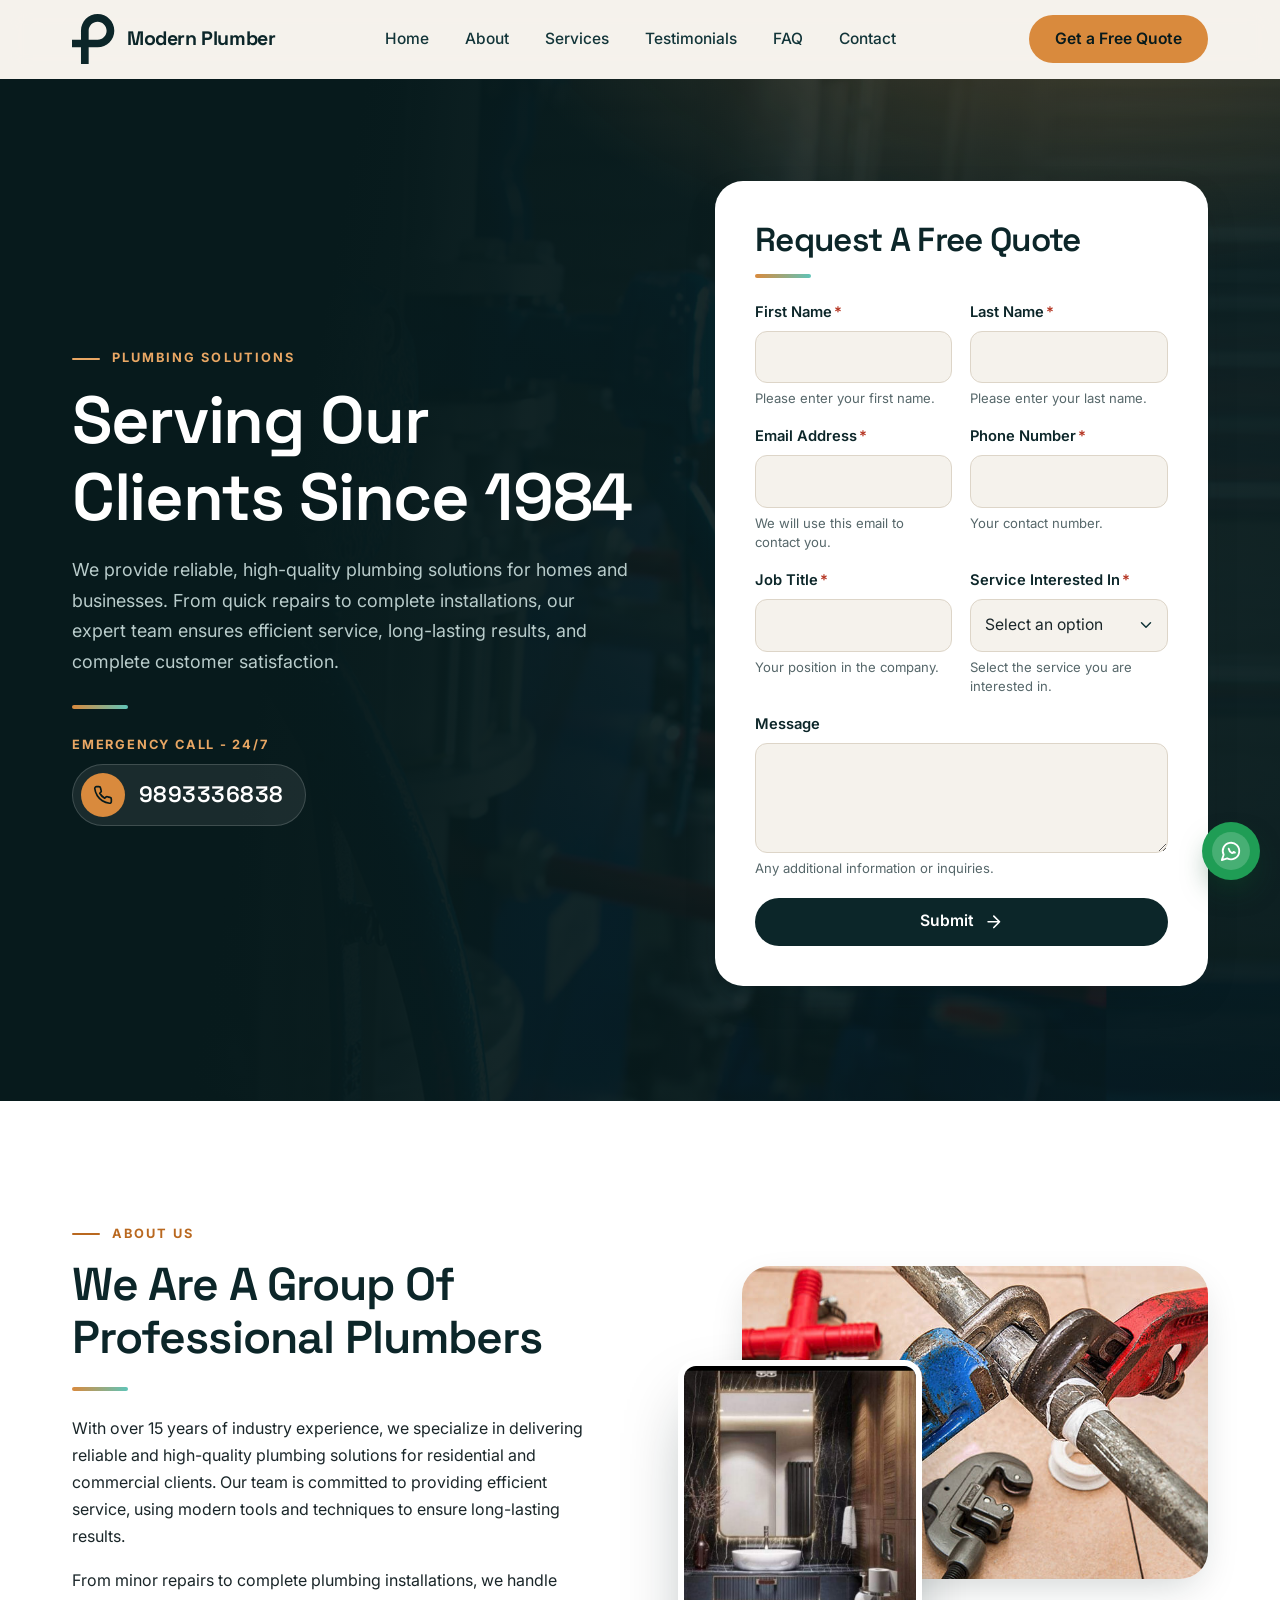
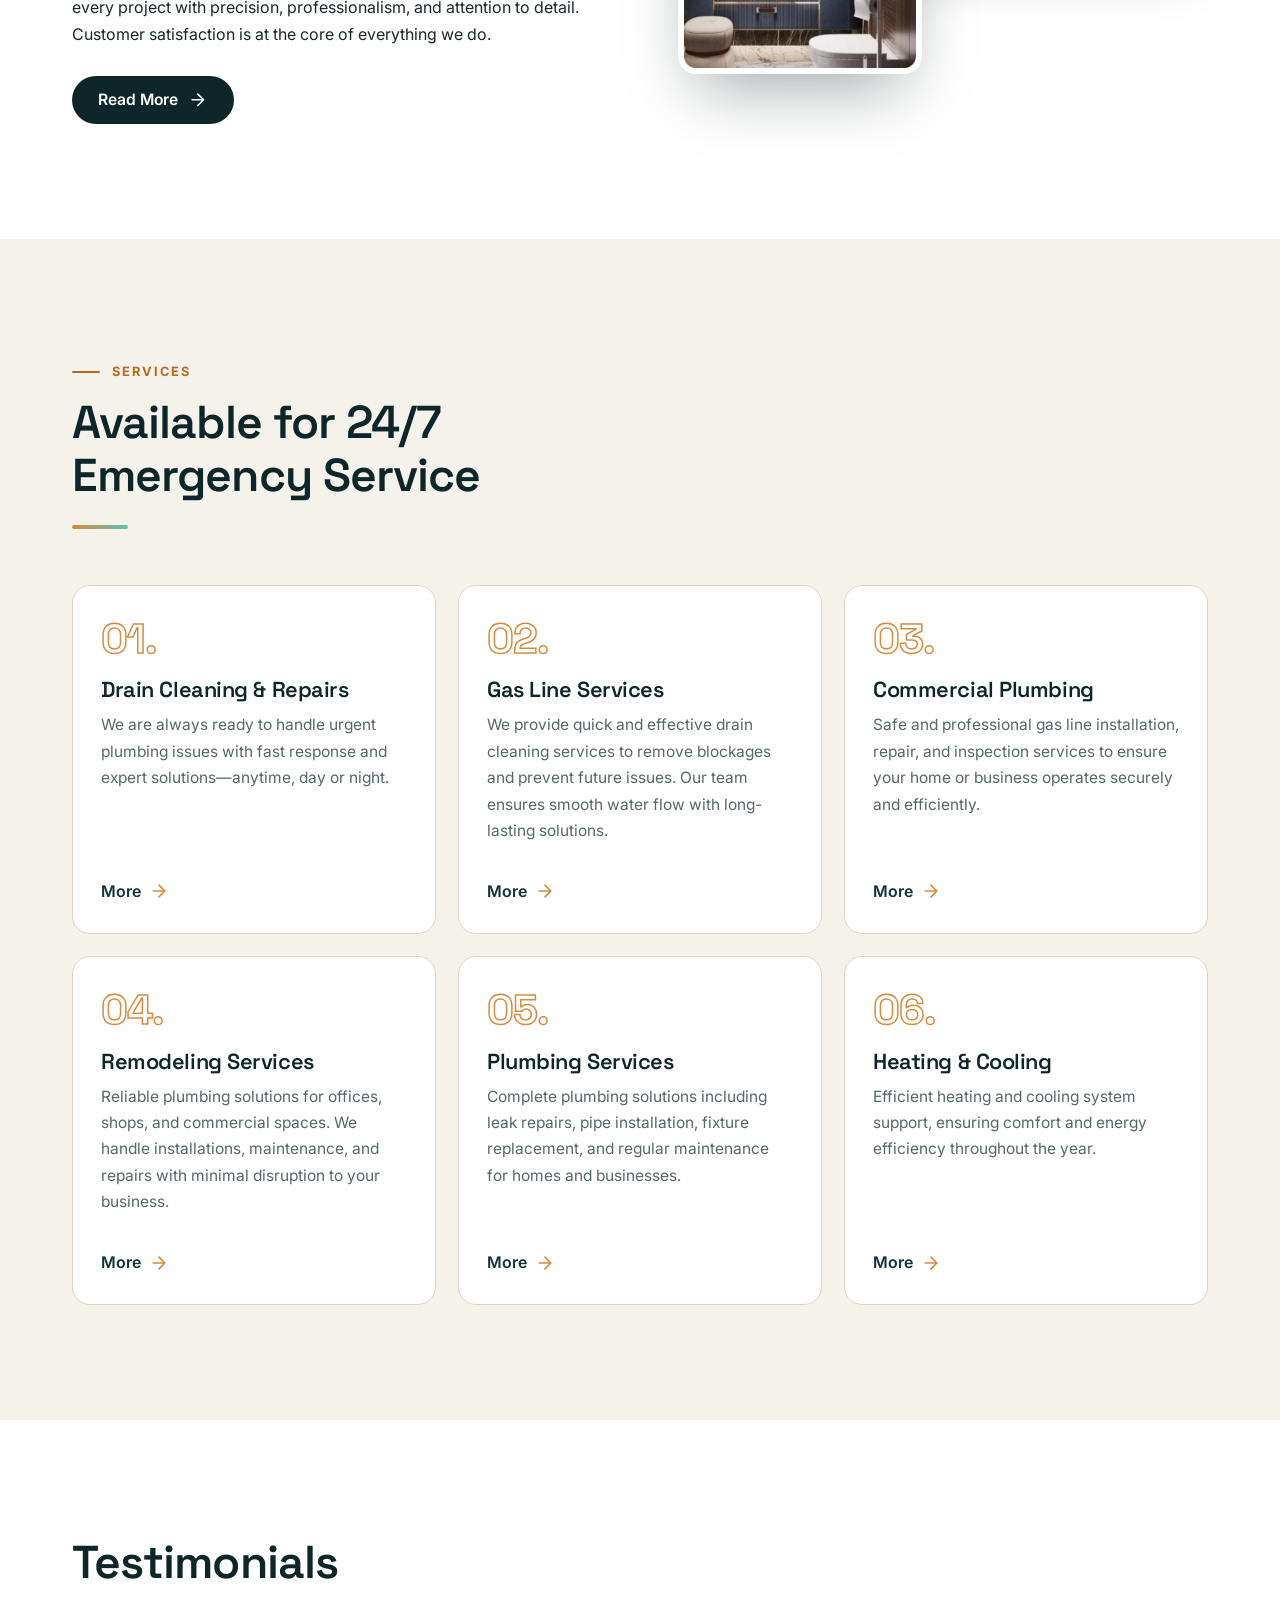
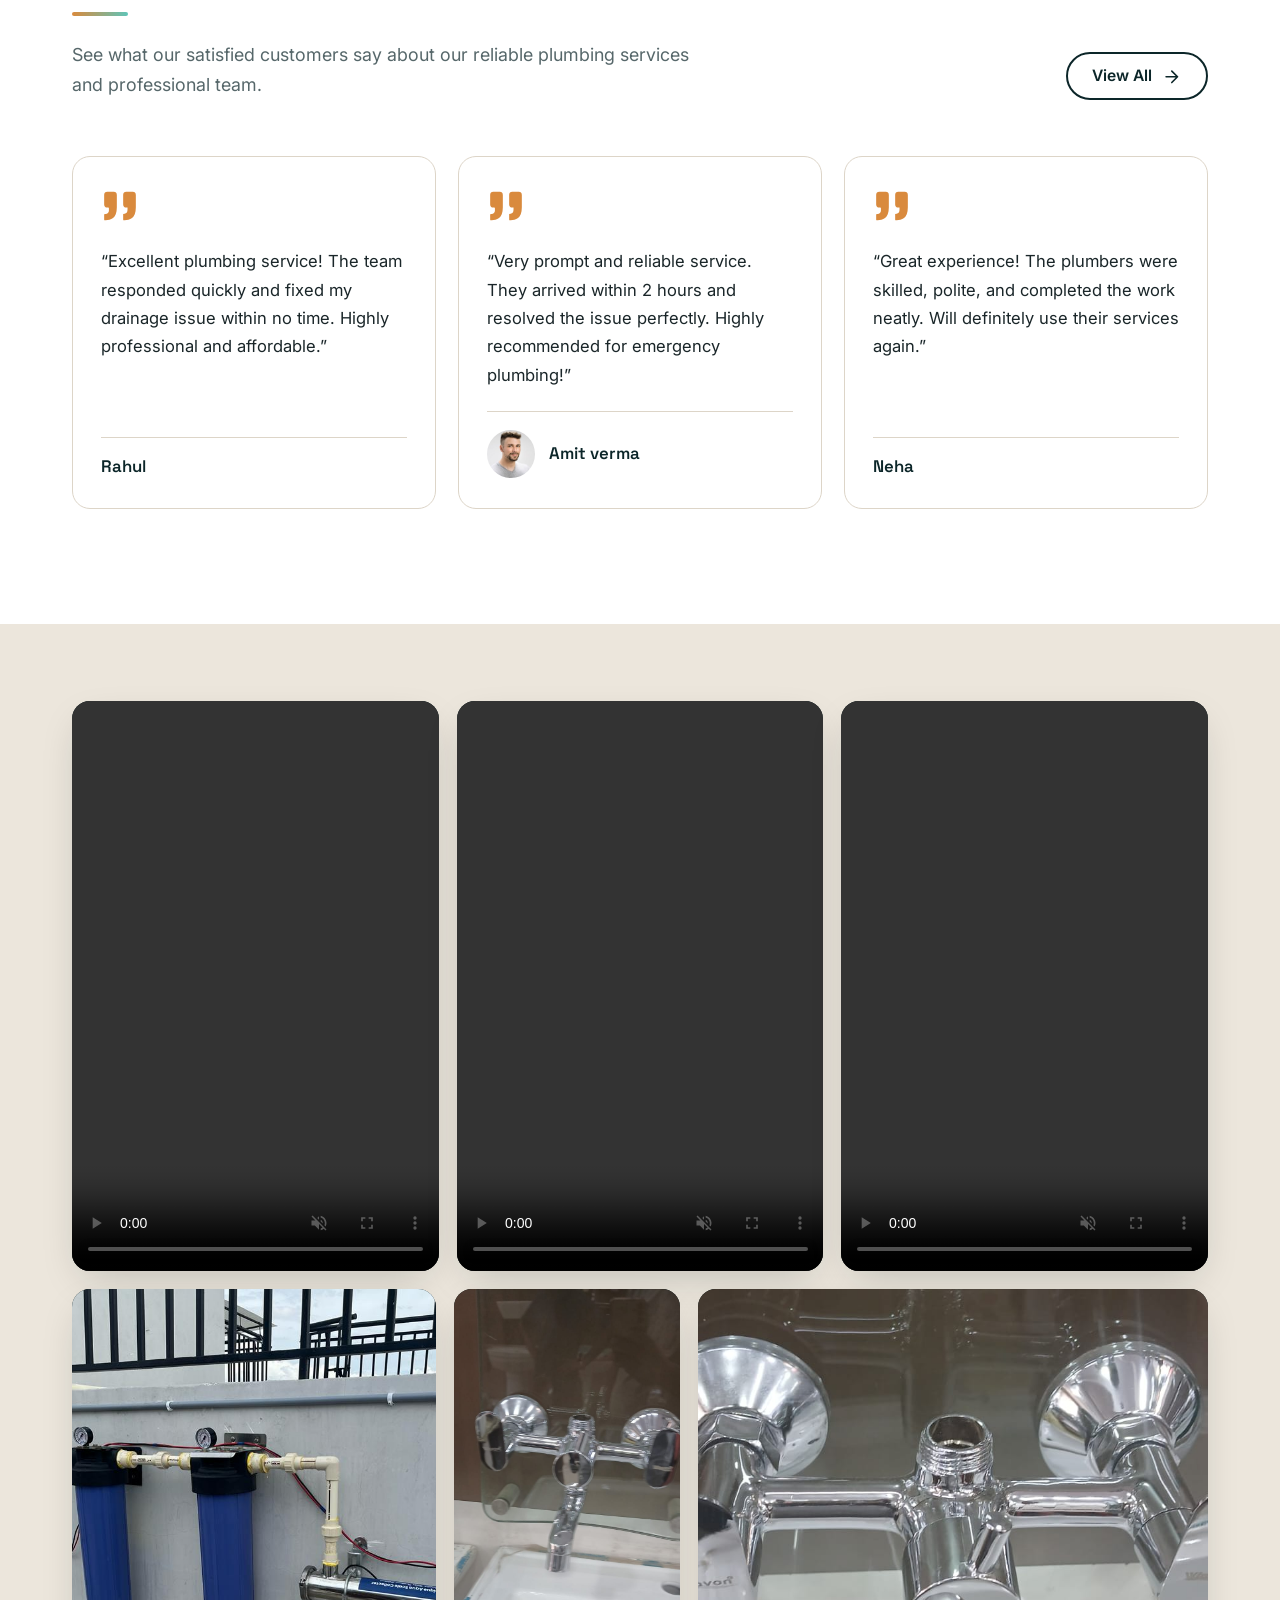
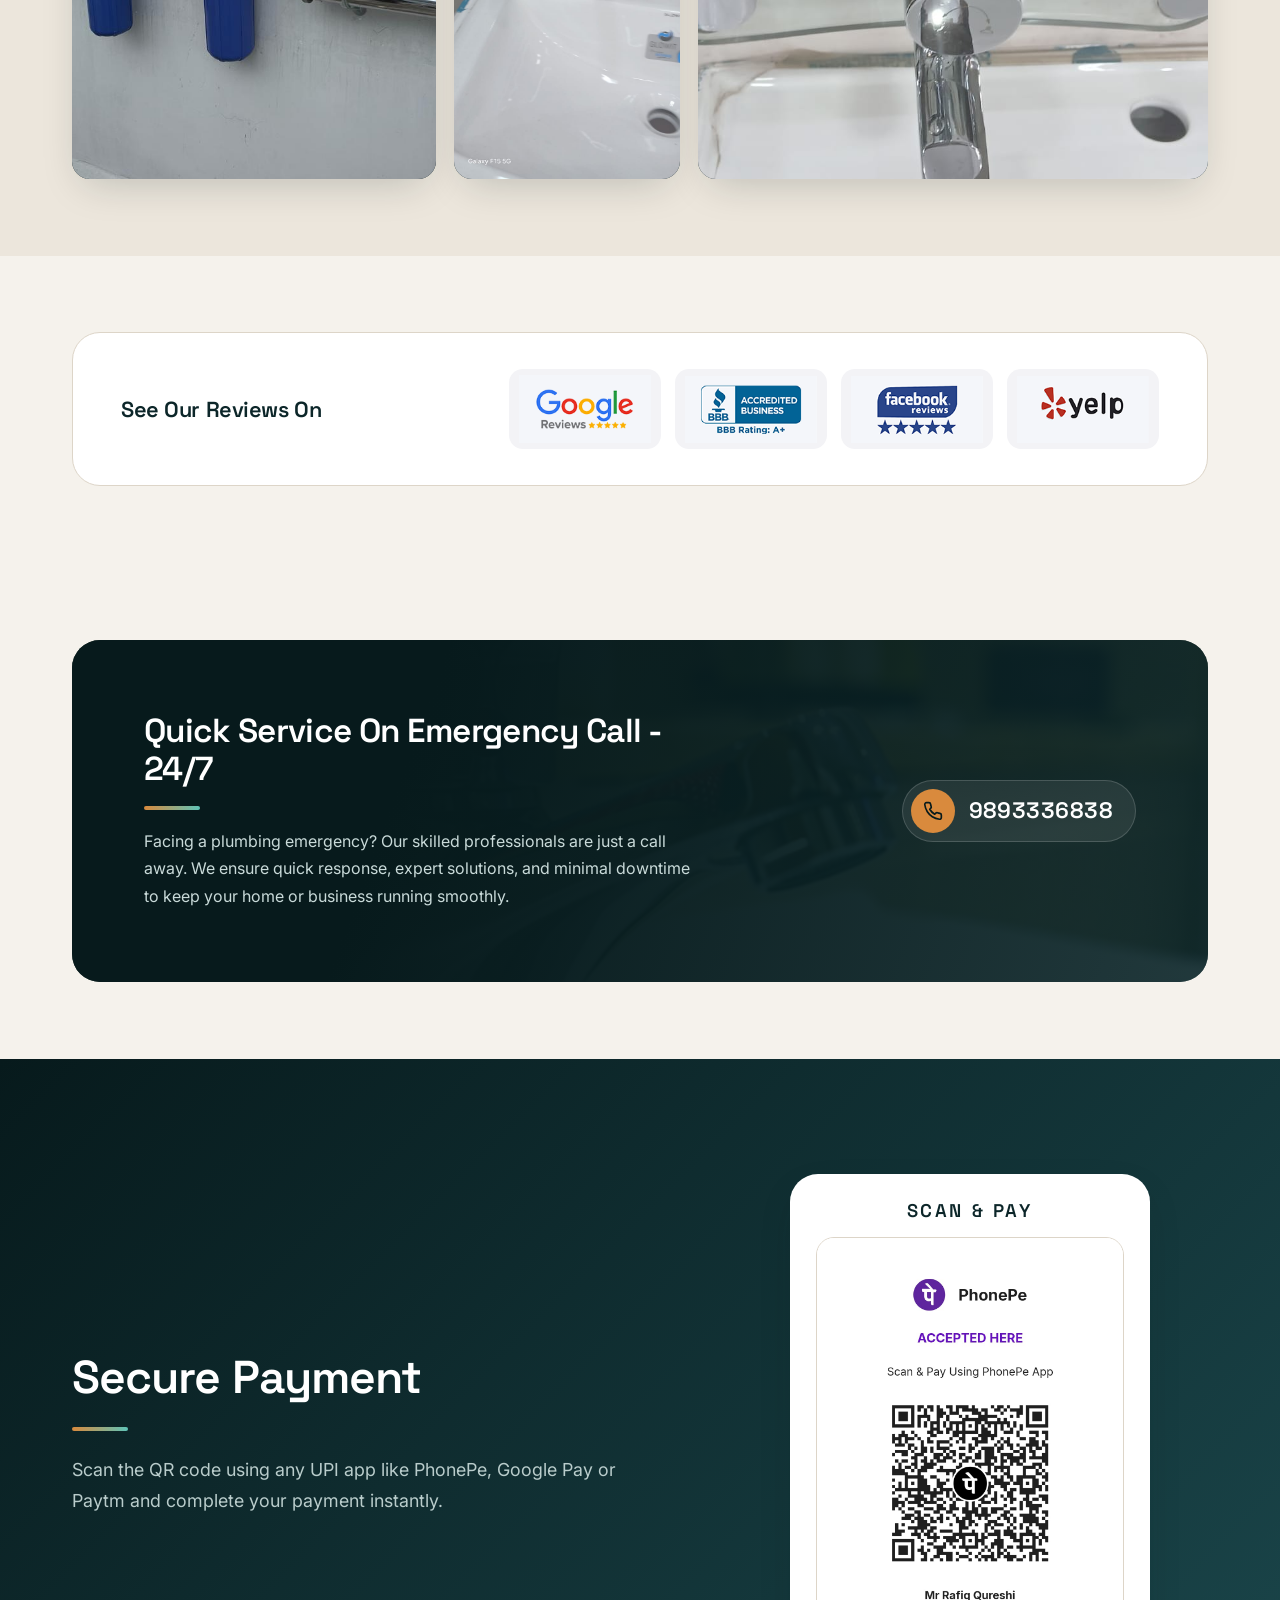
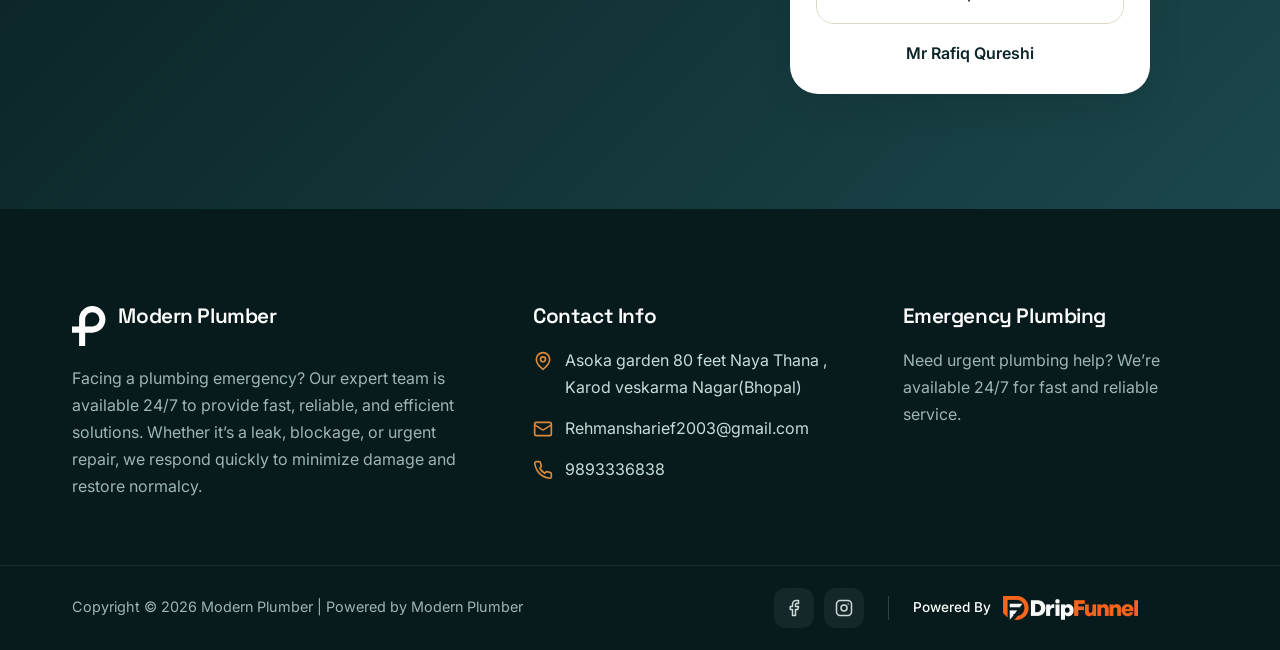
<file: index.html>
<!doctype html>
<html lang="en-US" class="no-js">
<head>
  <meta charset="utf-8">
  <meta name="viewport" content="width=device-width, initial-scale=1">
  <title>Home - Modern Plumber</title>
  <meta name="description" content="Plumbing Solutions Serving Our Clients Since 1984 We provide reliable, high-quality plumbing solutions for homes and businesses. From quick repairs to complete installations, our expert team ensures efficient service, long-lasting results, and complete customer satisfaction. Emergency Call – 24/7 9893336838 Request A Free Quote About Us We Are A Group Of Professional Plumbers With over […]">
  <meta name="robots" content="index, max-snippet:-1, max-image-preview:large, max-video-preview:-1, follow">
  <link rel="canonical" href="https://modernplumber.online/">
  <meta property="og:url" content="https://modernplumber.online/">
  <meta property="og:site_name" content="Modern Plumber">
  <meta property="og:locale" content="en_US">
  <meta property="og:type" content="website">
  <meta property="og:title" content="Home - Modern Plumber">
  <meta property="og:description" content="Plumbing Solutions Serving Our Clients Since 1984 We provide reliable, high-quality plumbing solutions for homes and businesses. From quick repairs to complete installations, our expert team ensures efficient service, long-lasting results, and complete customer satisfaction. Emergency Call – 24/7 9893336838 Request A Free Quote About Us We Are A Group Of Professional Plumbers With over […] ">
  <meta name="theme-color" content="#0c2629">
  <link rel="icon" type="image/svg+xml" href="images/favicon.svg">
  <link rel="preconnect" href="https://fonts.googleapis.com">
  <link rel="preconnect" href="https://fonts.gstatic.com" crossorigin>
  <link rel="stylesheet" href="https://fonts.googleapis.com/css2?family=Inter:wght@400;500;600;700&amp;family=Space+Grotesk:wght@500;600;700&amp;display=swap">
  <link rel="stylesheet" href="css/style.css">
  <link rel="stylesheet" href="css/responsive.css">
  <script type="application/ld+json">{"@context":"https://schema.org","@type":"Organization","@id":"https://modernplumber.online/#Organization","name":"","url":"https://modernplumber.online","logo":{"@type":"ImageObject","@id":"https://modernplumber.online/#logo","inLanguage":"en-US"},"description":"Modern Plumber"}</script>
</head>
<body>
  <svg width="0" height="0" style="position:absolute" aria-hidden="true" focusable="false"><symbol id="i-phone" viewBox="0 0 24 24"><path d="M22 16.92v3a2 2 0 0 1-2.18 2 19.79 19.79 0 0 1-8.63-3.07 19.5 19.5 0 0 1-6-6 19.79 19.79 0 0 1-3.07-8.67A2 2 0 0 1 4.11 2h3a2 2 0 0 1 2 1.72c.13.96.36 1.9.7 2.81a2 2 0 0 1-.45 2.11L8.09 9.91a16 16 0 0 0 6 6l1.27-1.27a2 2 0 0 1 2.11-.45c.91.34 1.85.57 2.81.7A2 2 0 0 1 22 16.92z"/></symbol><symbol id="i-wrench" viewBox="0 0 24 24"><path d="M14.7 6.3a1 1 0 0 0 0 1.4l1.6 1.6a1 1 0 0 0 1.4 0l3.77-3.77a6 6 0 0 1-7.94 7.94l-6.91 6.91a2.12 2.12 0 0 1-3-3l6.91-6.91a6 6 0 0 1 7.94-7.94l-3.76 3.76z"/></symbol><symbol id="i-flame" viewBox="0 0 24 24"><path d="M8.5 14.5A2.5 2.5 0 0 0 11 12c0-1.38-.5-2-1-3-1.07-2.14-.22-4.05 2-6 .5 2.5 2 4.9 4 6.5 2 1.6 3 3.5 3 5.5a7 7 0 1 1-14 0c0-1.15.43-2.29 1-3a2.5 2.5 0 0 0 2.5 2.5z"/></symbol><symbol id="i-tools" viewBox="0 0 24 24"><path d="m15 12-8.5 8.5a2.12 2.12 0 0 1-3-3L12 9"/><path d="M17.64 15 22 10.64"/><path d="m20.91 11.7-1.25-1.25a3.2 3.2 0 0 1-.93-2.25v-.86L16.01 4.6a5.56 5.56 0 0 0-3.94-1.64H9l.92.82A6.18 6.18 0 0 1 12 8.4v1.56l2 2h2.47l2.26 1.91"/></symbol><symbol id="i-toolbox" viewBox="0 0 24 24"><rect x="2" y="7" width="20" height="14" rx="2"/><path d="M16 7V5a2 2 0 0 0-2-2h-4a2 2 0 0 0-2 2v2"/><path d="M2 13h20"/><path d="M8 11v4M16 11v4"/></symbol><symbol id="i-building" viewBox="0 0 24 24"><rect x="4" y="2" width="16" height="20" rx="2"/><path d="M9 22v-4h6v4"/><path d="M8 6h.01M12 6h.01M16 6h.01M8 10h.01M12 10h.01M16 10h.01M8 14h.01M12 14h.01M16 14h.01"/></symbol><symbol id="i-tape" viewBox="0 0 24 24"><path d="M21.3 15.3a2.4 2.4 0 0 1 0 3.4l-2.6 2.6a2.4 2.4 0 0 1-3.4 0L2.7 8.7a2.41 2.41 0 0 1 0-3.4l2.6-2.6a2.41 2.41 0 0 1 3.4 0Z"/><path d="m14.5 12.5 2-2M11.5 9.5l2-2M8.5 6.5l2-2M17.5 15.5l2-2"/></symbol><symbol id="i-check" viewBox="0 0 24 24"><path d="M20 6 9 17l-5-5"/></symbol><symbol id="i-pin" viewBox="0 0 24 24"><path d="M20 10c0 6-8 12-8 12s-8-6-8-12a8 8 0 0 1 16 0Z"/><circle cx="12" cy="10" r="3"/></symbol><symbol id="i-mail" viewBox="0 0 24 24"><rect x="2" y="4" width="20" height="16" rx="2"/><path d="m22 7-8.97 5.7a1.94 1.94 0 0 1-2.06 0L2 7"/></symbol><symbol id="i-arrow" viewBox="0 0 24 24"><path d="M5 12h14M12 5l7 7-7 7"/></symbol><symbol id="i-chev" viewBox="0 0 24 24"><path d="m6 9 6 6 6-6"/></symbol><symbol id="i-menu" viewBox="0 0 24 24"><path d="M4 7h16M4 12h16M4 17h16"/></symbol><symbol id="i-close" viewBox="0 0 24 24"><path d="M18 6 6 18M6 6l12 12"/></symbol><symbol id="i-info" viewBox="0 0 24 24"><circle cx="12" cy="12" r="10"/><path d="M12 16v-4M12 8h.01"/></symbol><symbol id="i-instagram" viewBox="0 0 24 24"><rect x="2" y="2" width="20" height="20" rx="5"/><circle cx="12" cy="12" r="4"/><path d="M17.5 6.5h.01"/></symbol><symbol id="i-facebook" viewBox="0 0 24 24"><path d="M18 2h-3a5 5 0 0 0-5 5v3H7v4h3v8h4v-8h3l1-4h-4V7a1 1 0 0 1 1-1h3z"/></symbol><symbol id="i-chat" viewBox="0 0 24 24"><path d="M7.9 20A9 9 0 1 0 4 16.1L2 22Z"/><path d="M9.5 9.5c.3 1.6 1.4 3.4 3.4 4.6.6.3 1.3-.2 1.6-.7l.3-.4 1.5.8"/></symbol><symbol id="i-quote" viewBox="0 0 24 24"><path d="M3 21c3 0 7-1 7-8V5c0-1.25-.756-2.017-2-2H4c-1.25 0-2 .75-2 1.972V11c0 1.25.75 2 2 2 1 0 1 0 1 1v1c0 1-1 2-2 2s-1 .008-1 1.031V20c0 1 0 1 1 1z"/><path d="M15 21c3 0 7-1 7-8V5c0-1.25-.757-2.017-2-2h-4c-1.25 0-2 .75-2 1.972V11c0 1.25.75 2 2 2h.75c0 2.25.25 4-2.75 4v3c0 1 0 1 1 1z"/></symbol></svg>
  <a class="skip-link" href="#content">Skip to content</a>

  <header class="site-header">
    <div class="container header-inner">
      <a class="brand" href="index.html">
        <img class="brand__logo" src="images/logo-dark.svg" alt="plumbing service logo light" width="43" height="50">
        <span class="brand__name">Modern Plumber</span>
      </a>

      <button class="nav-toggle" type="button" aria-expanded="false" aria-controls="primary-nav" aria-label="Open menu">
        <svg class="icon icon--menu" aria-hidden="true" focusable="false"><use href="#i-menu"/></svg><svg class="icon icon--close" aria-hidden="true" focusable="false"><use href="#i-close"/></svg>
      </button>

      <nav class="primary-nav" id="primary-nav" aria-label="Primary">
        <ul class="primary-nav__list">
          <li><a class="primary-nav__link" href="pages/home.html">Home</a></li>
          <li><a class="primary-nav__link" href="pages/about.html">About</a></li>
          <li><a class="primary-nav__link" href="pages/services.html">Services</a></li>
          <li><a class="primary-nav__link" href="pages/testimonials.html">Testimonials</a></li>
          <li><a class="primary-nav__link" href="pages/faq.html">FAQ</a></li>
          <li><a class="primary-nav__link" href="pages/contact.html">Contact</a></li>
        </ul>
        <a class="btn btn--block primary-nav__cta" href="#quote">Get a Free Quote</a>
      </nav>

      <a class="btn header-cta" href="#quote">Get a Free Quote</a>
    </div>
  </header>

  <main id="content">
    <section class="hero" aria-labelledby="hero-title">
      <div class="hero__bg" style="background-image:url('images/backgrounds/blue-valve-with-metal-pipe.jpg')"></div>
      <div class="container hero__grid">
        <div class="hero__copy">
          <h6 class="eyebrow reveal">Plumbing Solutions</h6>
          <h1 id="hero-title" class="reveal" style="--delay:.05s">Serving Our Clients Since 1984</h1>
          <p class="lead reveal" style="--delay:.1s">We provide reliable, high-quality plumbing solutions for homes and businesses. From quick repairs to complete installations, our expert team ensures efficient service, long-lasting results, and complete customer satisfaction.</p>
          <hr class="rule reveal" style="--delay:.15s">
          <div class="reveal" style="--delay:.2s">
            <div class="call-block">
            <h6>Emergency Call - 24/7</h6>
            <ul><li><a class="phone-pill" href="tel:+919893336838"><span class="phone-pill__icon"><svg class="icon" aria-hidden="true" focusable="false"><use href="#i-phone"/></svg></span><span>9893336838</span></a></li></ul>
          </div>
          </div>
        </div>
        <div class="card form-card reveal" id="quote" style="--delay:.15s">
          <h3>Request A Free Quote</h3>
          <hr class="rule">
            <form class="quote-form" data-quote-form novalidate>
              <p class="form-message" data-form-error role="alert" hidden>There was an error trying to submit your form. Please try again.</p>
              <div class="field">
                <label for="f-first-name">First Name<span class="req" aria-hidden="true">*</span></label>
                <input id="f-first-name" type="text" name="first-name" aria-describedby="f-first-name-help f-first-name-err" required autocomplete="given-name" maxlength="100">
                <span class="field__help" id="f-first-name-help">Please enter your first name.</span>
                <span class="field__error" id="f-first-name-err" aria-live="polite">This field is required.</span>
              </div>
              <div class="field">
                <label for="f-last-name">Last Name<span class="req" aria-hidden="true">*</span></label>
                <input id="f-last-name" type="text" name="last-name" aria-describedby="f-last-name-help f-last-name-err" required autocomplete="family-name" maxlength="100">
                <span class="field__help" id="f-last-name-help">Please enter your last name.</span>
                <span class="field__error" id="f-last-name-err" aria-live="polite">This field is required.</span>
              </div>
              <div class="field">
                <label for="f-email-address">Email Address<span class="req" aria-hidden="true">*</span></label>
                <input id="f-email-address" type="email" name="email-address" aria-describedby="f-email-address-help f-email-address-err" required autocomplete="email">
                <span class="field__help" id="f-email-address-help">We will use this email to contact you.</span>
                <span class="field__error" id="f-email-address-err" aria-live="polite">This field is required.</span>
              </div>
              <div class="field">
                <label for="f-phone-number">Phone Number<span class="req" aria-hidden="true">*</span></label>
                <input id="f-phone-number" type="tel" name="phone-number" aria-describedby="f-phone-number-help f-phone-number-err" required autocomplete="tel">
                <span class="field__help" id="f-phone-number-help">Your contact number.</span>
                <span class="field__error" id="f-phone-number-err" aria-live="polite">This field is required.</span>
              </div>
              <div class="field">
                <label for="f-job-title">Job Title<span class="req" aria-hidden="true">*</span></label>
                <input id="f-job-title" type="text" name="job-title" aria-describedby="f-job-title-help f-job-title-err" required autocomplete="organization-title" maxlength="100">
                <span class="field__help" id="f-job-title-help">Your position in the company.</span>
                <span class="field__error" id="f-job-title-err" aria-live="polite">This field is required.</span>
              </div>
              <div class="field">
                <label for="f-service-interested-in">Service Interested In<span class="req" aria-hidden="true">*</span></label>
                <select id="f-service-interested-in" name="service-interested-in" aria-describedby="f-service-interested-in-help f-service-interested-in-err" required><option value="" disabled selected>Select an option</option><option value="Pipe Fix">Pipe Fix</option><option value="Home pipe fix ">Home pipe fix </option></select>
                <span class="field__help" id="f-service-interested-in-help">Select the service you are interested in.</span>
                <span class="field__error" id="f-service-interested-in-err" aria-live="polite">This field is required.</span>
              </div>
              <div class="field field--full">
                <label for="f-message">Message</label>
                <textarea id="f-message" name="message" aria-describedby="f-message-help f-message-err"></textarea>
                <span class="field__help" id="f-message-help">Any additional information or inquiries.</span>
                <span class="field__error" id="f-message-err" aria-live="polite">This field is required.</span>
              </div>
              <button class="btn btn--dark" type="submit">Submit <svg class="icon icon--arrow" aria-hidden="true" focusable="false"><use href="#i-arrow"/></svg></button>
            </form>
        </div>
      </div>
    </section>

    <section class="section section--white" id="about" aria-labelledby="about-title">
      <div class="container split">
        <div class="reveal">
          <h6 class="eyebrow">About Us</h6>
          <h2 id="about-title">We Are A Group Of Professional Plumbers</h2>
          <hr class="rule">
          <p>With over 15 years of industry experience, we specialize in delivering reliable and high-quality plumbing solutions for residential and commercial clients. Our team is committed to providing efficient service, using modern tools and techniques to ensure long-lasting results.</p>
          <p>From minor repairs to complete plumbing installations, we handle every project with precision, professionalism, and attention to detail. Customer satisfaction is at the core of everything we do.</p>
          <p style="margin-top:28px"><a class="btn btn--dark" href="pages/about.html">Read More <svg class="icon icon--arrow" aria-hidden="true" focusable="false"><use href="#i-arrow"/></svg></a></p>
        </div>
        <div class="collage reveal" style="--delay:.1s">
          <img class="collage__main" src="images/about/plumbing-pipe-wrench.jpg" alt="plumbing pipe wrench.jpg" width="700" height="470" loading="lazy">
          <img class="collage__inset" src="images/about/screenshot-2026-04-09-135306.png" alt="Modern bathroom with vanity, mirror and wall-hung fixtures" width="330" height="431" loading="lazy">
        </div>
      </div>
    </section>

    <section class="section" id="services" aria-labelledby="services-title">
      <div class="container">
        <div class="section-head reveal">
          <h6 class="eyebrow">Services</h6>
          <h2 id="services-title">Available for 24/7<br>Emergency Service</h2>
          <hr class="rule">
        </div>
        <div class="service-grid">
          <article class="service-card reveal" style="--delay:0.00s">
            <h6 class="service-card__num">01.</h6>
            <h4>Drain Cleaning &amp; Repairs</h4>
            <p>We are always ready to handle urgent plumbing issues with fast response and expert solutions—anytime, day or night.</p>
            <a class="link-arrow" href="pages/services.html">More <svg class="icon" aria-hidden="true" focusable="false"><use href="#i-arrow"/></svg></a>
          </article>
          <article class="service-card reveal" style="--delay:0.08s">
            <h6 class="service-card__num">02.</h6>
            <h4>Gas Line Services</h4>
            <p>We provide quick and effective drain cleaning services to remove blockages and prevent future issues. Our team ensures smooth water flow with long-lasting solutions.</p>
            <a class="link-arrow" href="pages/services.html">More <svg class="icon" aria-hidden="true" focusable="false"><use href="#i-arrow"/></svg></a>
          </article>
          <article class="service-card reveal" style="--delay:0.16s">
            <h6 class="service-card__num">03.</h6>
            <h4>Commercial Plumbing</h4>
            <p>Safe and professional gas line installation, repair, and inspection services to ensure your home or business operates securely and efficiently.</p>
            <a class="link-arrow" href="pages/services.html">More <svg class="icon" aria-hidden="true" focusable="false"><use href="#i-arrow"/></svg></a>
          </article>
          <article class="service-card reveal" style="--delay:0.00s">
            <h6 class="service-card__num">04.</h6>
            <h4>Remodeling Services</h4>
            <p>Reliable plumbing solutions for offices, shops, and commercial spaces. We handle installations, maintenance, and repairs with minimal disruption to your business.</p>
            <a class="link-arrow" href="pages/services.html">More <svg class="icon" aria-hidden="true" focusable="false"><use href="#i-arrow"/></svg></a>
          </article>
          <article class="service-card reveal" style="--delay:0.08s">
            <h6 class="service-card__num">05.</h6>
            <h4>Plumbing Services</h4>
            <p>Complete plumbing solutions including leak repairs, pipe installation, fixture replacement, and regular maintenance for homes and businesses.</p>
            <a class="link-arrow" href="pages/services.html">More <svg class="icon" aria-hidden="true" focusable="false"><use href="#i-arrow"/></svg></a>
          </article>
          <article class="service-card reveal" style="--delay:0.16s">
            <h6 class="service-card__num">06.</h6>
            <h4>Heating &amp; Cooling</h4>
            <p>Efficient heating and cooling system support, ensuring comfort and energy efficiency throughout the year.</p>
            <a class="link-arrow" href="pages/services.html">More <svg class="icon" aria-hidden="true" focusable="false"><use href="#i-arrow"/></svg></a>
          </article>
        </div>
      </div>
    </section>

    <section class="section section--white" aria-labelledby="testimonials-title">
      <div class="container">
        <div class="section-head section-head--row reveal">
          <div>
            <h2 id="testimonials-title">Testimonials</h2>
            <hr class="rule">
            <p class="lead">See what our satisfied customers say about our reliable plumbing services and professional team.</p>
          </div>
          <a class="btn btn--ghost" href="pages/testimonials.html">View All <svg class="icon icon--arrow" aria-hidden="true" focusable="false"><use href="#i-arrow"/></svg></a>
        </div>
        <div class="testimonial-grid">
          <figure class="testimonial reveal" style="--delay:0.0s">
            <svg class="icon icon--fill testimonial__mark" aria-hidden="true" focusable="false"><use href="#i-quote"/></svg>
            <blockquote><p>“Excellent plumbing service! The team responded quickly and fixed my drainage issue within no time. Highly professional and affordable.”</p></blockquote>
            <figcaption><span><cite class="testimonial__name">Rahul</cite></span></figcaption>
          </figure>
          <figure class="testimonial reveal" style="--delay:0.08s">
            <svg class="icon icon--fill testimonial__mark" aria-hidden="true" focusable="false"><use href="#i-quote"/></svg>
            <blockquote><p>“Very prompt and reliable service. They arrived within 2 hours and resolved the issue perfectly. Highly recommended for emergency plumbing!”</p></blockquote>
            <figcaption><img class="testimonial__avatar" src="images/testimonials/mike.jpg" alt="" width="48" height="48" loading="lazy"><span><cite class="testimonial__name">Amit verma</cite></span></figcaption>
          </figure>
          <figure class="testimonial reveal" style="--delay:0.16s">
            <svg class="icon icon--fill testimonial__mark" aria-hidden="true" focusable="false"><use href="#i-quote"/></svg>
            <blockquote><p>“Great experience! The plumbers were skilled, polite, and completed the work neatly. Will definitely use their services again.”</p></blockquote>
            <figcaption><span><cite class="testimonial__name">Neha</cite></span></figcaption>
          </figure>
        </div>
      </div>
    </section>

    <section class="section section--sand section--tight" aria-label="Our work">
      <div class="container">
        <div class="media-grid">
          <figure class="media-tile reveal"><video src="videos/work-video-1.mp4#t=,14" data-end="14" autoplay muted loop playsinline controls controlslist="nodownload" preload="metadata" aria-label="Plumbing work video 1"></video></figure>
          <figure class="media-tile reveal" style="--delay:.08s"><video src="videos/work-video-2.mp4" autoplay muted playsinline controls controlslist="nodownload" preload="metadata" aria-label="Plumbing work video 2"></video></figure>
          <figure class="media-tile reveal" style="--delay:.16s"><video src="videos/work-video-3.mp4" autoplay muted loop playsinline controls controlslist="nodownload" preload="metadata" aria-label="Plumbing work video 3"></video></figure>
        </div>
        <div class="photo-grid">
          <figure class="media-tile reveal"><img src="images/gallery/work-photo-1.jpeg" alt="Wall-mounted water filtration system installed with pressure gauges" width="1024" height="768" loading="lazy"></figure>
          <figure class="media-tile reveal" style="--delay:.08s"><img src="images/gallery/work-photo-2.jpeg" alt="Chrome wall mixer tap installed above a basin" width="738" height="1600" loading="lazy"></figure>
          <figure class="media-tile reveal" style="--delay:.16s"><img src="images/gallery/work-photo-3.jpeg" alt="Close-up of an installed chrome wall mixer" width="1600" height="738" loading="lazy"></figure>
        </div>
      </div>
    </section>

    <section class="section section--tight" aria-labelledby="reviews-on">
      <div class="container">
        <div class="reviews-strip reveal">
          <h4 id="reviews-on">See Our Reviews On</h4>
          <ul class="reviews-strip__logos"><li><img src="images/reviews/logo-04-free-img.png" alt="Google Reviews" width="192" height="98" loading="lazy"></li><li><img src="images/reviews/logo-01-free-img.png" alt="BBB Accredited Business, BBB Rating: A+" width="192" height="98" loading="lazy"></li><li><img src="images/reviews/logo-03-free-img.png" alt="Facebook reviews" width="192" height="98" loading="lazy"></li><li><img src="images/reviews/logo-02-free-img.png" alt="Yelp" width="192" height="98" loading="lazy"></li></ul>
        </div>
      </div>
    </section>

    <section class="section section--tight">
      <div class="container">
        <div class="cta-band reveal">
          <div class="cta-band__bg" style="background-image:url('images/services/water-tap.jpeg')"></div>
          <div>
            <h3>Quick Service On Emergency Call - 24/7</h3>
            <hr class="rule">
            <p>Facing a plumbing emergency? Our skilled professionals are just a call away. We ensure quick response, expert solutions, and minimal downtime to keep your home or business running smoothly.</p>
          </div>
          <ul class="cta-band__action"><li><a class="phone-pill" href="tel:+919893336838"><span class="phone-pill__icon"><svg class="icon" aria-hidden="true" focusable="false"><use href="#i-phone"/></svg></span><span>9893336838</span></a></li></ul>
        </div>
      </div>
    </section>

    <section class="section payment" aria-labelledby="secure-payment">
      <div class="container payment__grid">
        <div class="reveal">
          <h2 id="secure-payment">Secure Payment</h2>
          <hr class="rule">
          <p class="lead">Scan the QR code using any UPI app like PhonePe, Google Pay or Paytm and complete your payment instantly.</p>
        </div>
        <div class="card pay-card reveal" style="--delay:.1s">
          <h3>SCAN &amp; PAY</h3>
          <img src="images/payment/phonepe-qr-code.jpeg" alt="PhonePe UPI QR code for Mr Rafiq Qureshi" width="1080" height="1360" loading="lazy">
          <p>Mr Rafiq Qureshi</p>
        </div>
      </div>
    </section>

  </main>

  <footer class="site-footer">
    <div class="container footer-grid">
      <div class="footer-col footer-col--brand">
        <div class="footer-brand">
          <img class="brand__logo brand__logo--footer" src="images/logo.svg" alt="" width="34" height="40">
          <h2>Modern Plumber</h2>
        </div>
        <p>Facing a plumbing emergency? Our expert team is available 24/7 to provide fast, reliable, and efficient solutions. Whether it’s a leak, blockage, or urgent repair, we respond quickly to minimize damage and restore normalcy.</p>
      </div>
      <nav class="footer-col" aria-label="Contact Info">
        <h2>Contact Info</h2>
        <ul class="footer-contact">
          <li><a href="https://www.google.com/maps/search/?api=1&query=Asoka%20garden%2080%20feet%20Naya%20Thana%2C%20Karod%20veskarma%20Nagar%2C%20Bhopal" target="_blank" rel="noopener"><svg class="icon" aria-hidden="true" focusable="false"><use href="#i-pin"/></svg><span>Asoka garden 80 feet Naya Thana , Karod veskarma Nagar(Bhopal)</span></a></li>
          <li><a href="mailto:Rehmansharief2003@gmail.com"><svg class="icon" aria-hidden="true" focusable="false"><use href="#i-mail"/></svg><span>Rehmansharief2003@gmail.com</span></a></li>
          <li><a href="tel:+919893336838"><svg class="icon" aria-hidden="true" focusable="false"><use href="#i-phone"/></svg><span>9893336838</span></a></li>
        </ul>
      </nav>
      <div class="footer-col">
        <h2>Emergency Plumbing</h2>
        <p>Need urgent plumbing help? We’re available 24/7 for fast and reliable service.</p>
      </div>
    </div>
    <div class="footer-bottom">
      <div class="container footer-bottom__inner">
        <p>Copyright © 2026 Modern Plumber | Powered by Modern Plumber</p>
        <div class="footer-bottom__end">
          <div class="socials">
            <a href="https://www.instagram.com/pelamaber_contactor?utm_source=qr&amp;igsh=MXN5cmpybzRpdmVkaQ==" target="_blank" rel="noopener" aria-label="Facebook"><svg class="icon" aria-hidden="true" focusable="false"><use href="#i-facebook"/></svg></a>
            <a href="https://www.instagram.com/pelamaber_contactor?utm_source=qr&amp;igsh=MXN5cmpybzRpdmVkaQ==" target="_blank" rel="noopener" aria-label="Instagram"><svg class="icon" aria-hidden="true" focusable="false"><use href="#i-instagram"/></svg></a>
          </div>
          <p class="powered-by">
            <span>Powered By</span>
            <a href="https://www.dripfunnel.com/in/" target="_blank" rel="noopener"><img src="images/dripfunnel/dripfunnel-white-logo.png" alt="DripFunnel" width="405" height="72"></a>
          </p>
        </div>
      </div>
    </div>
  </footer>

  <a class="wa-float" href="https://wa.me/919893336838" target="_blank" rel="noopener">
    <span class="wa-float__icon"><svg class="icon" aria-hidden="true" focusable="false"><use href="#i-chat"/></svg></span><span class="wa-float__text">WhatsApp us</span>
  </a>

  <script src="js/navigation.js"></script>
  <script src="js/main.js"></script>
  <script src="js/form.js"></script>
</body>
</html>
</file>
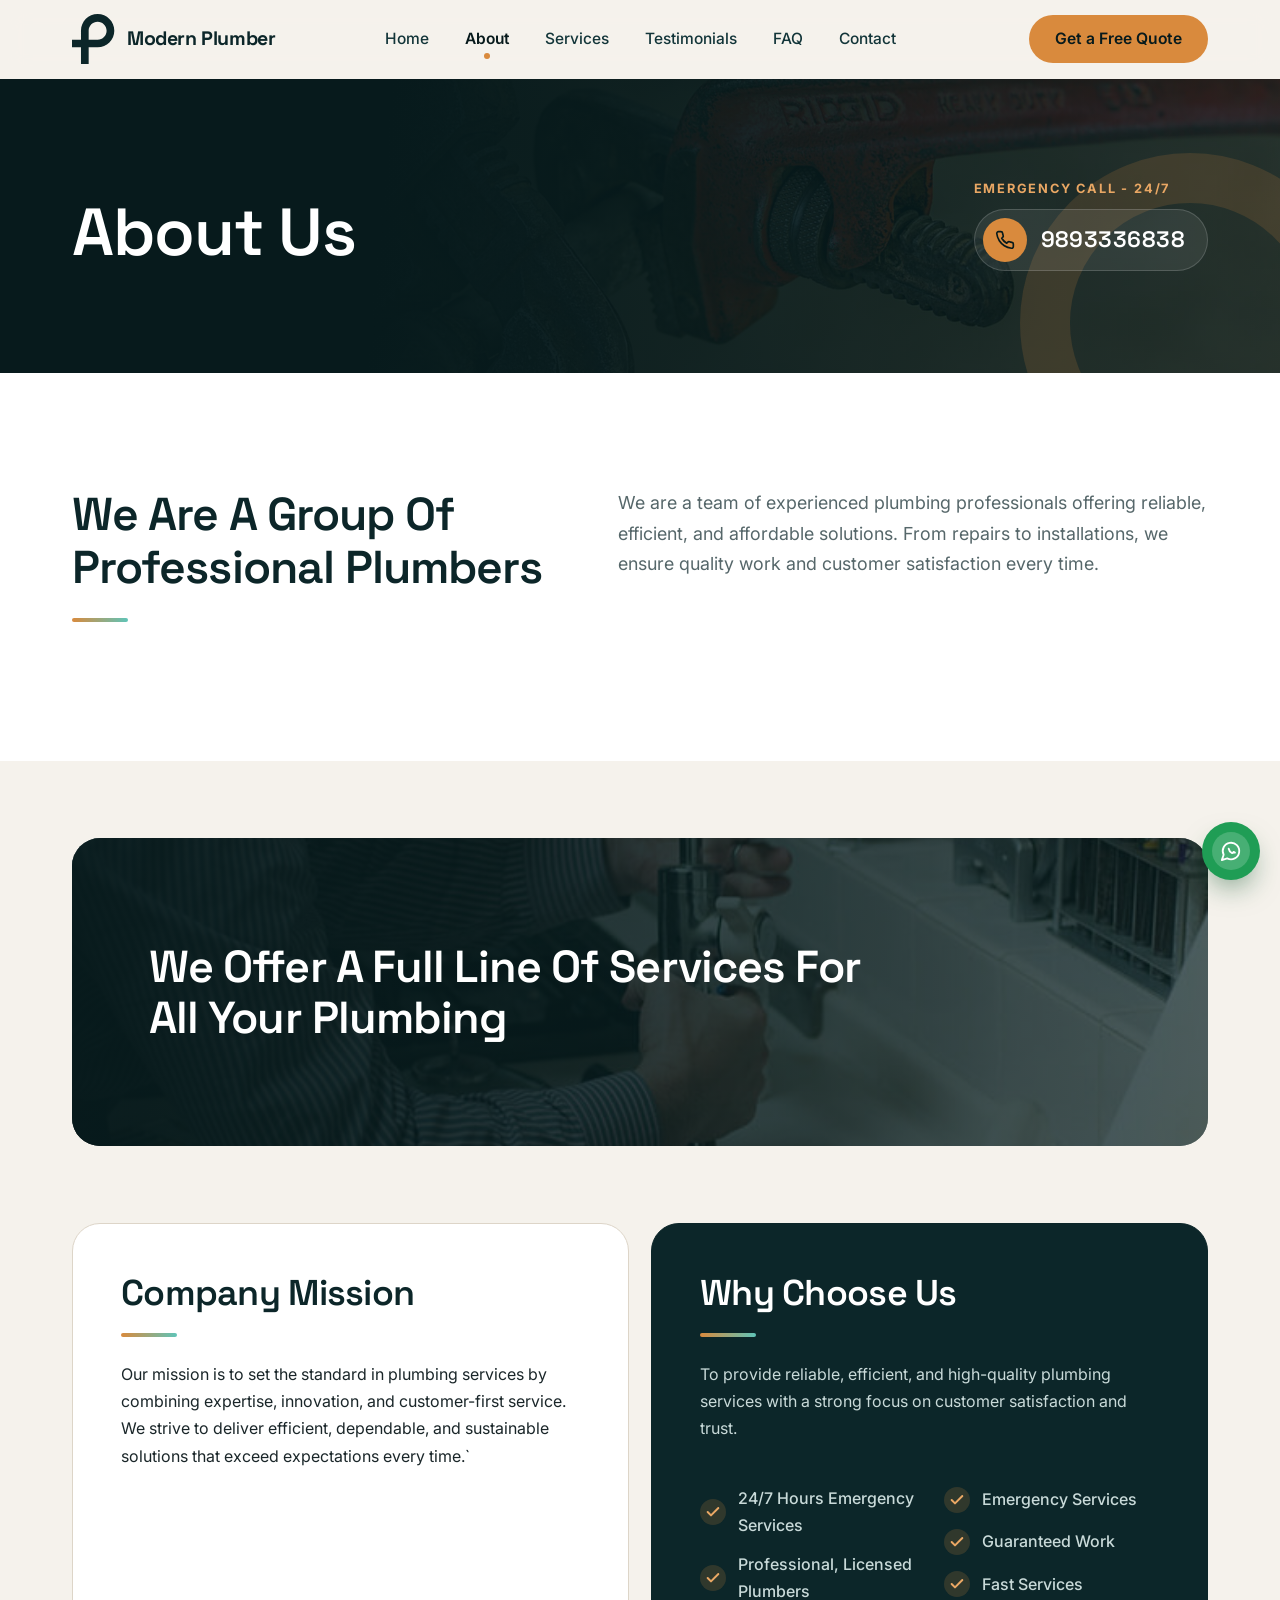
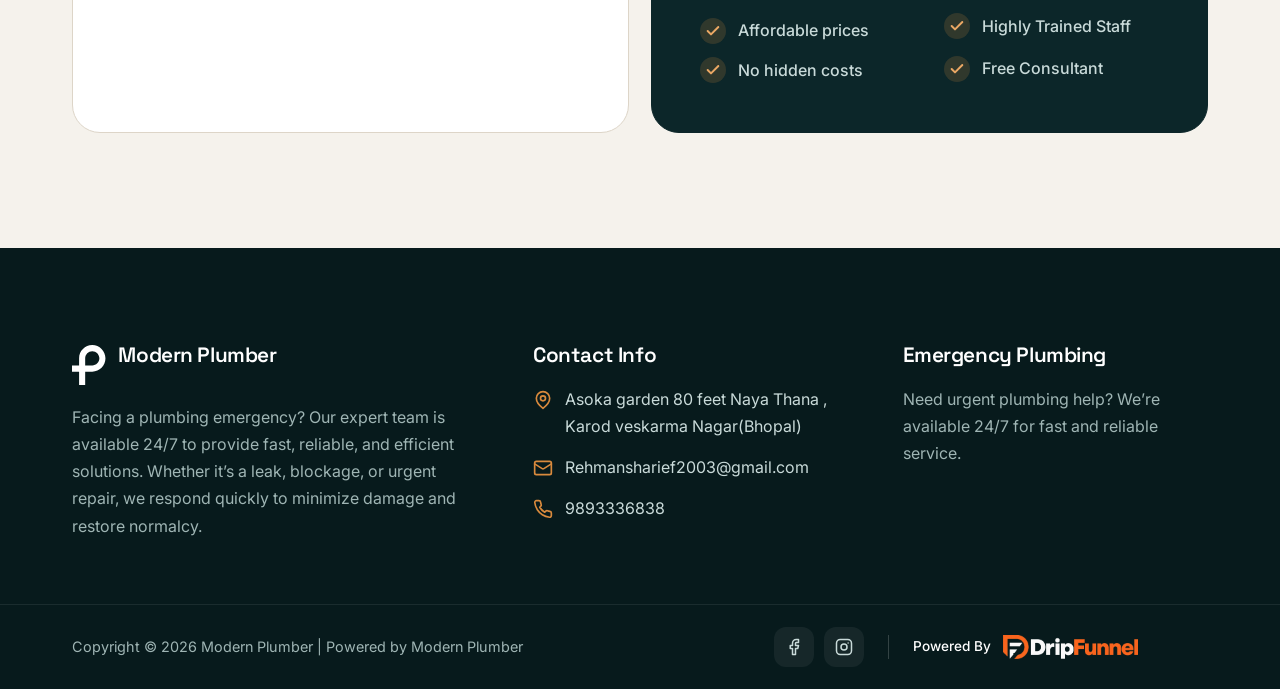
<file: pages/about.html>
<!doctype html>
<html lang="en-US" class="no-js">
<head>
  <meta charset="utf-8">
  <meta name="viewport" content="width=device-width, initial-scale=1">
  <title>About - Modern Plumber</title>
  <meta name="description" content="About Us Emergency Call – 24/7 9893336838 We Are A Group Of Professional Plumbers We are a team of experienced plumbing professionals offering reliable, efficient, and affordable solutions. From repairs to installations, we ensure quality work and customer satisfaction every time. We Offer A Full Line Of Services For All Your Plumbing Company Mission Our […]">
  <meta name="robots" content="index, max-snippet:-1, max-image-preview:large, max-video-preview:-1, follow">
  <link rel="canonical" href="https://modernplumber.online/about/">
  <meta property="og:url" content="https://modernplumber.online/about/">
  <meta property="og:site_name" content="Modern Plumber">
  <meta property="og:locale" content="en_US">
  <meta property="og:type" content="article">
  <meta property="og:title" content="About - Modern Plumber">
  <meta property="og:description" content="About Us Emergency Call – 24/7 9893336838 We Are A Group Of Professional Plumbers We are a team of experienced plumbing professionals offering reliable, efficient, and affordable solutions. From repairs to installations, we ensure quality work and customer satisfaction every time. We Offer A Full Line Of Services For All Your Plumbing Company Mission Our […] ">
  <meta name="theme-color" content="#0c2629">
  <link rel="icon" type="image/svg+xml" href="../images/favicon.svg">
  <link rel="preconnect" href="https://fonts.googleapis.com">
  <link rel="preconnect" href="https://fonts.gstatic.com" crossorigin>
  <link rel="stylesheet" href="https://fonts.googleapis.com/css2?family=Inter:wght@400;500;600;700&amp;family=Space+Grotesk:wght@500;600;700&amp;display=swap">
  <link rel="stylesheet" href="../css/style.css">
  <link rel="stylesheet" href="../css/responsive.css">
  <script type="application/ld+json">{"@context":"https://schema.org","@type":"Organization","@id":"https://modernplumber.online/#Organization","name":"","url":"https://modernplumber.online","logo":{"@type":"ImageObject","@id":"https://modernplumber.online/#logo","inLanguage":"en-US"},"description":"Modern Plumber"}</script>
</head>
<body>
  <svg width="0" height="0" style="position:absolute" aria-hidden="true" focusable="false"><symbol id="i-phone" viewBox="0 0 24 24"><path d="M22 16.92v3a2 2 0 0 1-2.18 2 19.79 19.79 0 0 1-8.63-3.07 19.5 19.5 0 0 1-6-6 19.79 19.79 0 0 1-3.07-8.67A2 2 0 0 1 4.11 2h3a2 2 0 0 1 2 1.72c.13.96.36 1.9.7 2.81a2 2 0 0 1-.45 2.11L8.09 9.91a16 16 0 0 0 6 6l1.27-1.27a2 2 0 0 1 2.11-.45c.91.34 1.85.57 2.81.7A2 2 0 0 1 22 16.92z"/></symbol><symbol id="i-wrench" viewBox="0 0 24 24"><path d="M14.7 6.3a1 1 0 0 0 0 1.4l1.6 1.6a1 1 0 0 0 1.4 0l3.77-3.77a6 6 0 0 1-7.94 7.94l-6.91 6.91a2.12 2.12 0 0 1-3-3l6.91-6.91a6 6 0 0 1 7.94-7.94l-3.76 3.76z"/></symbol><symbol id="i-flame" viewBox="0 0 24 24"><path d="M8.5 14.5A2.5 2.5 0 0 0 11 12c0-1.38-.5-2-1-3-1.07-2.14-.22-4.05 2-6 .5 2.5 2 4.9 4 6.5 2 1.6 3 3.5 3 5.5a7 7 0 1 1-14 0c0-1.15.43-2.29 1-3a2.5 2.5 0 0 0 2.5 2.5z"/></symbol><symbol id="i-tools" viewBox="0 0 24 24"><path d="m15 12-8.5 8.5a2.12 2.12 0 0 1-3-3L12 9"/><path d="M17.64 15 22 10.64"/><path d="m20.91 11.7-1.25-1.25a3.2 3.2 0 0 1-.93-2.25v-.86L16.01 4.6a5.56 5.56 0 0 0-3.94-1.64H9l.92.82A6.18 6.18 0 0 1 12 8.4v1.56l2 2h2.47l2.26 1.91"/></symbol><symbol id="i-toolbox" viewBox="0 0 24 24"><rect x="2" y="7" width="20" height="14" rx="2"/><path d="M16 7V5a2 2 0 0 0-2-2h-4a2 2 0 0 0-2 2v2"/><path d="M2 13h20"/><path d="M8 11v4M16 11v4"/></symbol><symbol id="i-building" viewBox="0 0 24 24"><rect x="4" y="2" width="16" height="20" rx="2"/><path d="M9 22v-4h6v4"/><path d="M8 6h.01M12 6h.01M16 6h.01M8 10h.01M12 10h.01M16 10h.01M8 14h.01M12 14h.01M16 14h.01"/></symbol><symbol id="i-tape" viewBox="0 0 24 24"><path d="M21.3 15.3a2.4 2.4 0 0 1 0 3.4l-2.6 2.6a2.4 2.4 0 0 1-3.4 0L2.7 8.7a2.41 2.41 0 0 1 0-3.4l2.6-2.6a2.41 2.41 0 0 1 3.4 0Z"/><path d="m14.5 12.5 2-2M11.5 9.5l2-2M8.5 6.5l2-2M17.5 15.5l2-2"/></symbol><symbol id="i-check" viewBox="0 0 24 24"><path d="M20 6 9 17l-5-5"/></symbol><symbol id="i-pin" viewBox="0 0 24 24"><path d="M20 10c0 6-8 12-8 12s-8-6-8-12a8 8 0 0 1 16 0Z"/><circle cx="12" cy="10" r="3"/></symbol><symbol id="i-mail" viewBox="0 0 24 24"><rect x="2" y="4" width="20" height="16" rx="2"/><path d="m22 7-8.97 5.7a1.94 1.94 0 0 1-2.06 0L2 7"/></symbol><symbol id="i-arrow" viewBox="0 0 24 24"><path d="M5 12h14M12 5l7 7-7 7"/></symbol><symbol id="i-chev" viewBox="0 0 24 24"><path d="m6 9 6 6 6-6"/></symbol><symbol id="i-menu" viewBox="0 0 24 24"><path d="M4 7h16M4 12h16M4 17h16"/></symbol><symbol id="i-close" viewBox="0 0 24 24"><path d="M18 6 6 18M6 6l12 12"/></symbol><symbol id="i-info" viewBox="0 0 24 24"><circle cx="12" cy="12" r="10"/><path d="M12 16v-4M12 8h.01"/></symbol><symbol id="i-instagram" viewBox="0 0 24 24"><rect x="2" y="2" width="20" height="20" rx="5"/><circle cx="12" cy="12" r="4"/><path d="M17.5 6.5h.01"/></symbol><symbol id="i-facebook" viewBox="0 0 24 24"><path d="M18 2h-3a5 5 0 0 0-5 5v3H7v4h3v8h4v-8h3l1-4h-4V7a1 1 0 0 1 1-1h3z"/></symbol><symbol id="i-chat" viewBox="0 0 24 24"><path d="M7.9 20A9 9 0 1 0 4 16.1L2 22Z"/><path d="M9.5 9.5c.3 1.6 1.4 3.4 3.4 4.6.6.3 1.3-.2 1.6-.7l.3-.4 1.5.8"/></symbol><symbol id="i-quote" viewBox="0 0 24 24"><path d="M3 21c3 0 7-1 7-8V5c0-1.25-.756-2.017-2-2H4c-1.25 0-2 .75-2 1.972V11c0 1.25.75 2 2 2 1 0 1 0 1 1v1c0 1-1 2-2 2s-1 .008-1 1.031V20c0 1 0 1 1 1z"/><path d="M15 21c3 0 7-1 7-8V5c0-1.25-.757-2.017-2-2h-4c-1.25 0-2 .75-2 1.972V11c0 1.25.75 2 2 2h.75c0 2.25.25 4-2.75 4v3c0 1 0 1 1 1z"/></symbol></svg>
  <a class="skip-link" href="#content">Skip to content</a>

  <header class="site-header">
    <div class="container header-inner">
      <a class="brand" href="../index.html">
        <img class="brand__logo" src="../images/logo-dark.svg" alt="plumbing service logo light" width="43" height="50">
        <span class="brand__name">Modern Plumber</span>
      </a>

      <button class="nav-toggle" type="button" aria-expanded="false" aria-controls="primary-nav" aria-label="Open menu">
        <svg class="icon icon--menu" aria-hidden="true" focusable="false"><use href="#i-menu"/></svg><svg class="icon icon--close" aria-hidden="true" focusable="false"><use href="#i-close"/></svg>
      </button>

      <nav class="primary-nav" id="primary-nav" aria-label="Primary">
        <ul class="primary-nav__list">
          <li><a class="primary-nav__link" href="../pages/home.html">Home</a></li>
          <li><a class="primary-nav__link" href="../pages/about.html" aria-current="page">About</a></li>
          <li><a class="primary-nav__link" href="../pages/services.html">Services</a></li>
          <li><a class="primary-nav__link" href="../pages/testimonials.html">Testimonials</a></li>
          <li><a class="primary-nav__link" href="../pages/faq.html">FAQ</a></li>
          <li><a class="primary-nav__link" href="../pages/contact.html">Contact</a></li>
        </ul>
        <a class="btn btn--block primary-nav__cta" href="../index.html#quote">Get a Free Quote</a>
      </nav>

      <a class="btn header-cta" href="../index.html#quote">Get a Free Quote</a>
    </div>
  </header>

  <main id="content">
    <section class="page-hero">
      <div class="page-hero__bg" style="background-image:url('../images/backgrounds/plumbing-metal-pipe-wrench.jpg')"></div>
      <div class="container page-hero__inner">
        <h1 class="reveal">About Us</h1>
        <div class="reveal" style="--delay:.1s">
          <div class="call-block">
            <h6>Emergency Call - 24/7</h6>
            <ul><li><a class="phone-pill" href="tel:+919893336838"><span class="phone-pill__icon"><svg class="icon" aria-hidden="true" focusable="false"><use href="#i-phone"/></svg></span><span>9893336838</span></a></li></ul>
          </div>
        </div>
      </div>
    </section>

    <section class="section section--white">
      <div class="container intro-card">
        <div class="reveal">
          <h2>We Are A Group Of Professional Plumbers</h2>
          <hr class="rule">
        </div>
        <p class="lead reveal" style="--delay:.1s">We are a team of experienced plumbing professionals offering reliable, efficient, and affordable solutions. From repairs to installations, we ensure quality work and customer satisfaction every time.</p>
      </div>
    </section>

    <section class="section section--tight">
      <div class="container">
        <div class="banner-statement reveal">
          <div class="banner-statement__bg" style="background-image:url('../images/about/plumber-handyman-repair.jpg')"></div>
          <h3>We Offer A Full Line Of Services For All Your Plumbing</h3>
        </div>
      </div>
    </section>

    <section class="section" style="padding-top:0">
      <div class="container mission-grid">
        <article class="panel reveal">
          <h2>Company Mission</h2>
          <hr class="rule">
          <p>Our mission is to set the standard in plumbing services by combining expertise, innovation, and customer-first service. We strive to deliver efficient, dependable, and sustainable solutions that exceed expectations every time.`</p>
        </article>
        <article class="panel panel--dark reveal" style="--delay:.1s">
          <h2>Why Choose Us</h2>
          <hr class="rule">
          <p>To provide reliable, efficient, and high-quality plumbing services with a strong focus on customer satisfaction and trust.</p>
          <div class="check-columns">
            <ul class="check-list"><li><svg class="icon" aria-hidden="true" focusable="false"><use href="#i-check"/></svg><span>24/7 Hours Emergency Services</span></li><li><svg class="icon" aria-hidden="true" focusable="false"><use href="#i-check"/></svg><span>Professional, Licensed Plumbers</span></li><li><svg class="icon" aria-hidden="true" focusable="false"><use href="#i-check"/></svg><span>Affordable prices</span></li><li><svg class="icon" aria-hidden="true" focusable="false"><use href="#i-check"/></svg><span>No hidden costs</span></li></ul>
            <ul class="check-list"><li><svg class="icon" aria-hidden="true" focusable="false"><use href="#i-check"/></svg><span>Emergency Services</span></li><li><svg class="icon" aria-hidden="true" focusable="false"><use href="#i-check"/></svg><span>Guaranteed Work</span></li><li><svg class="icon" aria-hidden="true" focusable="false"><use href="#i-check"/></svg><span>Fast Services</span></li><li><svg class="icon" aria-hidden="true" focusable="false"><use href="#i-check"/></svg><span>Highly Trained Staff</span></li><li><svg class="icon" aria-hidden="true" focusable="false"><use href="#i-check"/></svg><span>Free Consultant</span></li></ul>
          </div>
        </article>
      </div>
    </section>
  </main>

  <footer class="site-footer">
    <div class="container footer-grid">
      <div class="footer-col footer-col--brand">
        <div class="footer-brand">
          <img class="brand__logo brand__logo--footer" src="../images/logo.svg" alt="" width="34" height="40">
          <h2>Modern Plumber</h2>
        </div>
        <p>Facing a plumbing emergency? Our expert team is available 24/7 to provide fast, reliable, and efficient solutions. Whether it’s a leak, blockage, or urgent repair, we respond quickly to minimize damage and restore normalcy.</p>
      </div>
      <nav class="footer-col" aria-label="Contact Info">
        <h2>Contact Info</h2>
        <ul class="footer-contact">
          <li><a href="https://www.google.com/maps/search/?api=1&query=Asoka%20garden%2080%20feet%20Naya%20Thana%2C%20Karod%20veskarma%20Nagar%2C%20Bhopal" target="_blank" rel="noopener"><svg class="icon" aria-hidden="true" focusable="false"><use href="#i-pin"/></svg><span>Asoka garden 80 feet Naya Thana , Karod veskarma Nagar(Bhopal)</span></a></li>
          <li><a href="mailto:Rehmansharief2003@gmail.com"><svg class="icon" aria-hidden="true" focusable="false"><use href="#i-mail"/></svg><span>Rehmansharief2003@gmail.com</span></a></li>
          <li><a href="tel:+919893336838"><svg class="icon" aria-hidden="true" focusable="false"><use href="#i-phone"/></svg><span>9893336838</span></a></li>
        </ul>
      </nav>
      <div class="footer-col">
        <h2>Emergency Plumbing</h2>
        <p>Need urgent plumbing help? We’re available 24/7 for fast and reliable service.</p>
      </div>
    </div>
    <div class="footer-bottom">
      <div class="container footer-bottom__inner">
        <p>Copyright © 2026 Modern Plumber | Powered by Modern Plumber</p>
        <div class="footer-bottom__end">
          <div class="socials">
            <a href="https://www.instagram.com/pelamaber_contactor?utm_source=qr&amp;igsh=MXN5cmpybzRpdmVkaQ==" target="_blank" rel="noopener" aria-label="Facebook"><svg class="icon" aria-hidden="true" focusable="false"><use href="#i-facebook"/></svg></a>
            <a href="https://www.instagram.com/pelamaber_contactor?utm_source=qr&amp;igsh=MXN5cmpybzRpdmVkaQ==" target="_blank" rel="noopener" aria-label="Instagram"><svg class="icon" aria-hidden="true" focusable="false"><use href="#i-instagram"/></svg></a>
          </div>
          <p class="powered-by">
            <span>Powered By</span>
            <a href="https://www.dripfunnel.com/in/" target="_blank" rel="noopener"><img src="../images/dripfunnel/dripfunnel-white-logo.png" alt="DripFunnel" width="405" height="72"></a>
          </p>
        </div>
      </div>
    </div>
  </footer>

  <a class="wa-float" href="https://wa.me/919893336838" target="_blank" rel="noopener">
    <span class="wa-float__icon"><svg class="icon" aria-hidden="true" focusable="false"><use href="#i-chat"/></svg></span><span class="wa-float__text">WhatsApp us</span>
  </a>

  <script src="../js/navigation.js"></script>
  <script src="../js/main.js"></script>
</body>
</html>
</file>
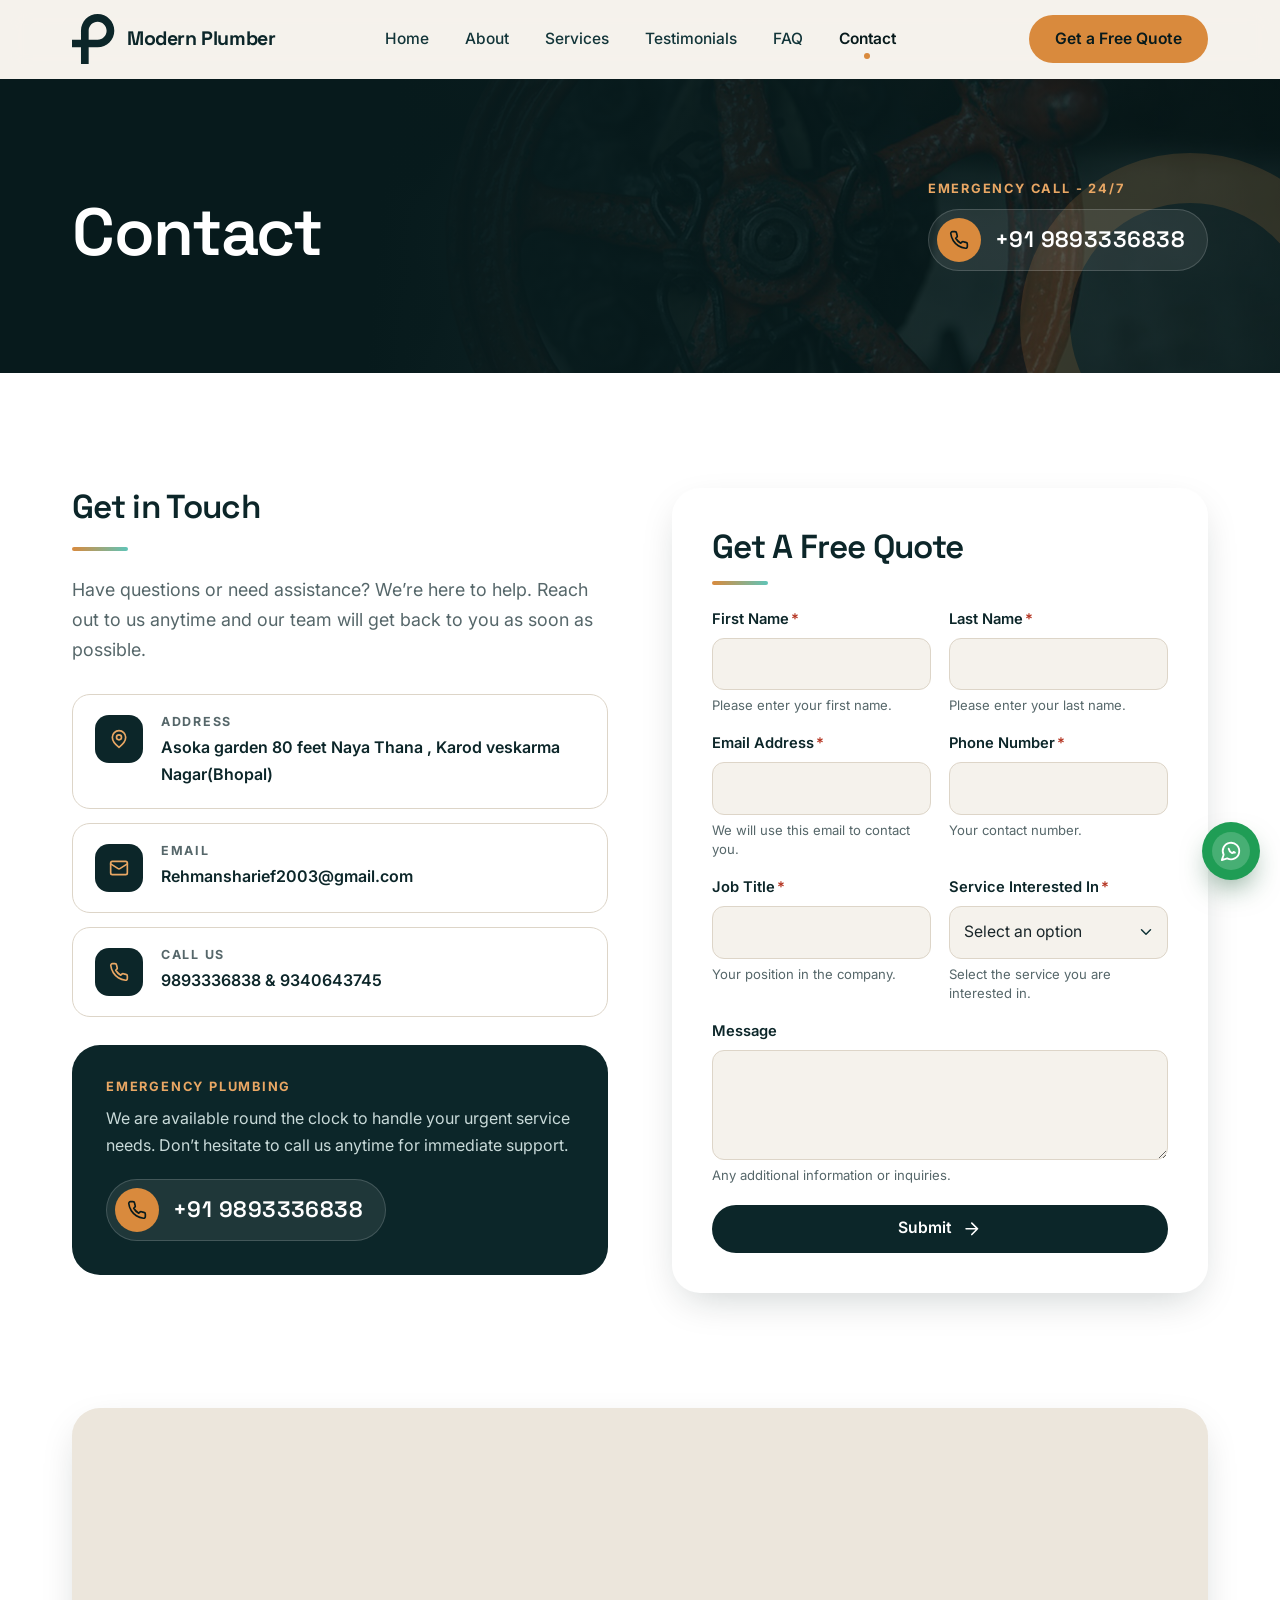
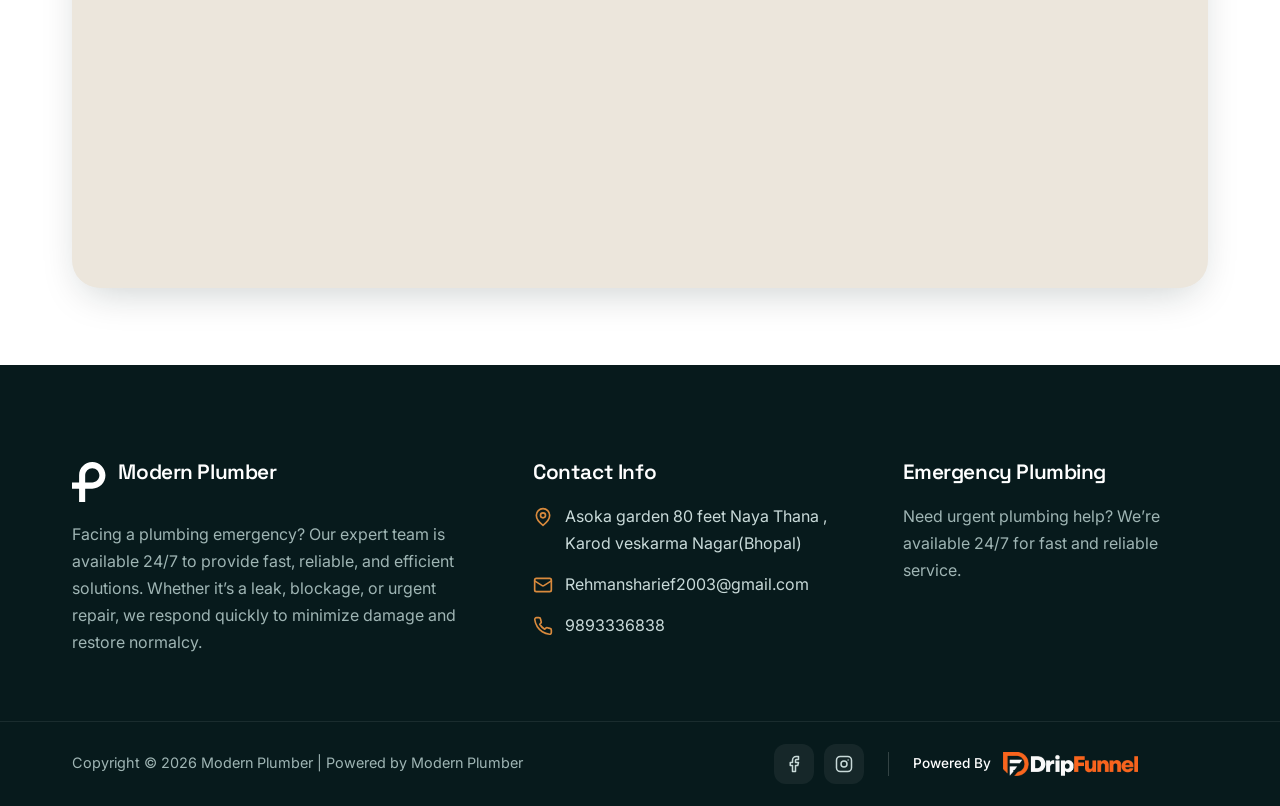
<file: pages/contact.html>
<!doctype html>
<html lang="en-US" class="no-js">
<head>
  <meta charset="utf-8">
  <meta name="viewport" content="width=device-width, initial-scale=1">
  <title>Contact - Modern Plumber</title>
  <meta name="description" content="Contact Emergency Call – 24/7 +91 9893336838 Get in Touch Have questions or need assistance? We’re here to help. Reach out to us anytime and our team will get back to you as soon as possible. Address Asoka garden 80 feet Naya Thana , Karod veskarma Nagar(Bhopal) Email Rehmansharief2003@gmail.com Call Us 9893336838 &amp; 9340643745 Emergency […]">
  <meta name="robots" content="index, max-snippet:-1, max-image-preview:large, max-video-preview:-1, follow">
  <link rel="canonical" href="https://modernplumber.online/contact/">
  <meta property="og:url" content="https://modernplumber.online/contact/">
  <meta property="og:site_name" content="Modern Plumber">
  <meta property="og:locale" content="en_US">
  <meta property="og:type" content="article">
  <meta property="og:title" content="Contact - Modern Plumber">
  <meta property="og:description" content="Contact Emergency Call – 24/7 +91 9893336838 Get in Touch Have questions or need assistance? We’re here to help. Reach out to us anytime and our team will get back to you as soon as possible. Address Asoka garden 80 feet Naya Thana , Karod veskarma Nagar(Bhopal) Email Rehmansharief2003@gmail.com Call Us 9893336838 &amp; 9340643745 Emergency […] ">
  <meta name="theme-color" content="#0c2629">
  <link rel="icon" type="image/svg+xml" href="../images/favicon.svg">
  <link rel="preconnect" href="https://fonts.googleapis.com">
  <link rel="preconnect" href="https://fonts.gstatic.com" crossorigin>
  <link rel="stylesheet" href="https://fonts.googleapis.com/css2?family=Inter:wght@400;500;600;700&amp;family=Space+Grotesk:wght@500;600;700&amp;display=swap">
  <link rel="stylesheet" href="../css/style.css">
  <link rel="stylesheet" href="../css/responsive.css">
  <script type="application/ld+json">{"@context":"https://schema.org","@type":"Organization","@id":"https://modernplumber.online/#Organization","name":"","url":"https://modernplumber.online","logo":{"@type":"ImageObject","@id":"https://modernplumber.online/#logo","inLanguage":"en-US"},"description":"Modern Plumber"}</script>
</head>
<body>
  <svg width="0" height="0" style="position:absolute" aria-hidden="true" focusable="false"><symbol id="i-phone" viewBox="0 0 24 24"><path d="M22 16.92v3a2 2 0 0 1-2.18 2 19.79 19.79 0 0 1-8.63-3.07 19.5 19.5 0 0 1-6-6 19.79 19.79 0 0 1-3.07-8.67A2 2 0 0 1 4.11 2h3a2 2 0 0 1 2 1.72c.13.96.36 1.9.7 2.81a2 2 0 0 1-.45 2.11L8.09 9.91a16 16 0 0 0 6 6l1.27-1.27a2 2 0 0 1 2.11-.45c.91.34 1.85.57 2.81.7A2 2 0 0 1 22 16.92z"/></symbol><symbol id="i-wrench" viewBox="0 0 24 24"><path d="M14.7 6.3a1 1 0 0 0 0 1.4l1.6 1.6a1 1 0 0 0 1.4 0l3.77-3.77a6 6 0 0 1-7.94 7.94l-6.91 6.91a2.12 2.12 0 0 1-3-3l6.91-6.91a6 6 0 0 1 7.94-7.94l-3.76 3.76z"/></symbol><symbol id="i-flame" viewBox="0 0 24 24"><path d="M8.5 14.5A2.5 2.5 0 0 0 11 12c0-1.38-.5-2-1-3-1.07-2.14-.22-4.05 2-6 .5 2.5 2 4.9 4 6.5 2 1.6 3 3.5 3 5.5a7 7 0 1 1-14 0c0-1.15.43-2.29 1-3a2.5 2.5 0 0 0 2.5 2.5z"/></symbol><symbol id="i-tools" viewBox="0 0 24 24"><path d="m15 12-8.5 8.5a2.12 2.12 0 0 1-3-3L12 9"/><path d="M17.64 15 22 10.64"/><path d="m20.91 11.7-1.25-1.25a3.2 3.2 0 0 1-.93-2.25v-.86L16.01 4.6a5.56 5.56 0 0 0-3.94-1.64H9l.92.82A6.18 6.18 0 0 1 12 8.4v1.56l2 2h2.47l2.26 1.91"/></symbol><symbol id="i-toolbox" viewBox="0 0 24 24"><rect x="2" y="7" width="20" height="14" rx="2"/><path d="M16 7V5a2 2 0 0 0-2-2h-4a2 2 0 0 0-2 2v2"/><path d="M2 13h20"/><path d="M8 11v4M16 11v4"/></symbol><symbol id="i-building" viewBox="0 0 24 24"><rect x="4" y="2" width="16" height="20" rx="2"/><path d="M9 22v-4h6v4"/><path d="M8 6h.01M12 6h.01M16 6h.01M8 10h.01M12 10h.01M16 10h.01M8 14h.01M12 14h.01M16 14h.01"/></symbol><symbol id="i-tape" viewBox="0 0 24 24"><path d="M21.3 15.3a2.4 2.4 0 0 1 0 3.4l-2.6 2.6a2.4 2.4 0 0 1-3.4 0L2.7 8.7a2.41 2.41 0 0 1 0-3.4l2.6-2.6a2.41 2.41 0 0 1 3.4 0Z"/><path d="m14.5 12.5 2-2M11.5 9.5l2-2M8.5 6.5l2-2M17.5 15.5l2-2"/></symbol><symbol id="i-check" viewBox="0 0 24 24"><path d="M20 6 9 17l-5-5"/></symbol><symbol id="i-pin" viewBox="0 0 24 24"><path d="M20 10c0 6-8 12-8 12s-8-6-8-12a8 8 0 0 1 16 0Z"/><circle cx="12" cy="10" r="3"/></symbol><symbol id="i-mail" viewBox="0 0 24 24"><rect x="2" y="4" width="20" height="16" rx="2"/><path d="m22 7-8.97 5.7a1.94 1.94 0 0 1-2.06 0L2 7"/></symbol><symbol id="i-arrow" viewBox="0 0 24 24"><path d="M5 12h14M12 5l7 7-7 7"/></symbol><symbol id="i-chev" viewBox="0 0 24 24"><path d="m6 9 6 6 6-6"/></symbol><symbol id="i-menu" viewBox="0 0 24 24"><path d="M4 7h16M4 12h16M4 17h16"/></symbol><symbol id="i-close" viewBox="0 0 24 24"><path d="M18 6 6 18M6 6l12 12"/></symbol><symbol id="i-info" viewBox="0 0 24 24"><circle cx="12" cy="12" r="10"/><path d="M12 16v-4M12 8h.01"/></symbol><symbol id="i-instagram" viewBox="0 0 24 24"><rect x="2" y="2" width="20" height="20" rx="5"/><circle cx="12" cy="12" r="4"/><path d="M17.5 6.5h.01"/></symbol><symbol id="i-facebook" viewBox="0 0 24 24"><path d="M18 2h-3a5 5 0 0 0-5 5v3H7v4h3v8h4v-8h3l1-4h-4V7a1 1 0 0 1 1-1h3z"/></symbol><symbol id="i-chat" viewBox="0 0 24 24"><path d="M7.9 20A9 9 0 1 0 4 16.1L2 22Z"/><path d="M9.5 9.5c.3 1.6 1.4 3.4 3.4 4.6.6.3 1.3-.2 1.6-.7l.3-.4 1.5.8"/></symbol><symbol id="i-quote" viewBox="0 0 24 24"><path d="M3 21c3 0 7-1 7-8V5c0-1.25-.756-2.017-2-2H4c-1.25 0-2 .75-2 1.972V11c0 1.25.75 2 2 2 1 0 1 0 1 1v1c0 1-1 2-2 2s-1 .008-1 1.031V20c0 1 0 1 1 1z"/><path d="M15 21c3 0 7-1 7-8V5c0-1.25-.757-2.017-2-2h-4c-1.25 0-2 .75-2 1.972V11c0 1.25.75 2 2 2h.75c0 2.25.25 4-2.75 4v3c0 1 0 1 1 1z"/></symbol></svg>
  <a class="skip-link" href="#content">Skip to content</a>

  <header class="site-header">
    <div class="container header-inner">
      <a class="brand" href="../index.html">
        <img class="brand__logo" src="../images/logo-dark.svg" alt="plumbing service logo light" width="43" height="50">
        <span class="brand__name">Modern Plumber</span>
      </a>

      <button class="nav-toggle" type="button" aria-expanded="false" aria-controls="primary-nav" aria-label="Open menu">
        <svg class="icon icon--menu" aria-hidden="true" focusable="false"><use href="#i-menu"/></svg><svg class="icon icon--close" aria-hidden="true" focusable="false"><use href="#i-close"/></svg>
      </button>

      <nav class="primary-nav" id="primary-nav" aria-label="Primary">
        <ul class="primary-nav__list">
          <li><a class="primary-nav__link" href="../pages/home.html">Home</a></li>
          <li><a class="primary-nav__link" href="../pages/about.html">About</a></li>
          <li><a class="primary-nav__link" href="../pages/services.html">Services</a></li>
          <li><a class="primary-nav__link" href="../pages/testimonials.html">Testimonials</a></li>
          <li><a class="primary-nav__link" href="../pages/faq.html">FAQ</a></li>
          <li><a class="primary-nav__link" href="../pages/contact.html" aria-current="page">Contact</a></li>
        </ul>
        <a class="btn btn--block primary-nav__cta" href="../index.html#quote">Get a Free Quote</a>
      </nav>

      <a class="btn header-cta" href="../index.html#quote">Get a Free Quote</a>
    </div>
  </header>

  <main id="content">
    <section class="page-hero">
      <div class="page-hero__bg" style="background-image:url('../images/backgrounds/red-valve-with-metal-pipe.jpg')"></div>
      <div class="container page-hero__inner">
        <h1 class="reveal">Contact</h1>
        <div class="reveal" style="--delay:.1s">
          <div class="call-block">
            <h6>Emergency Call - 24/7</h6>
            <ul><li><a class="phone-pill" href="tel:+919893336838"><span class="phone-pill__icon"><svg class="icon" aria-hidden="true" focusable="false"><use href="#i-phone"/></svg></span><span>+91 9893336838</span></a></li></ul>
          </div>
        </div>
      </div>
    </section>

    <section class="section section--white">
      <div class="container contact-layout">
        <div class="reveal">
          <h3>Get in Touch</h3>
          <hr class="rule">
          <p class="lead">Have questions or need assistance? We’re here to help. Reach out to us anytime and our team will get back to you as soon as possible.</p>
          <div class="info-list">
            <div class="info-box"><span class="info-box__icon"><svg class="icon" aria-hidden="true" focusable="false"><use href="#i-pin"/></svg></span><div><h6>Address</h6><p><a href="https://www.google.com/maps/search/?api=1&query=Asoka%20garden%2080%20feet%20Naya%20Thana%2C%20Karod%20veskarma%20Nagar%2C%20Bhopal" target="_blank" rel="noopener">Asoka garden 80 feet Naya Thana , Karod veskarma Nagar(Bhopal)</a></p></div></div>
            <div class="info-box"><span class="info-box__icon"><svg class="icon" aria-hidden="true" focusable="false"><use href="#i-mail"/></svg></span><div><h6>Email</h6><p><a href="mailto:Rehmansharief2003@gmail.com">Rehmansharief2003@gmail.com</a></p></div></div>
            <div class="info-box"><span class="info-box__icon"><svg class="icon" aria-hidden="true" focusable="false"><use href="#i-phone"/></svg></span><div><h6>Call Us</h6><p><a href="tel:+919893336838">9893336838</a> &amp; <a href="tel:+919340643745">9340643745</a></p></div></div>
          </div>
          <div class="emergency-card">
            <h6>Emergency Plumbing</h6>
            <p>We are available round the clock to handle your urgent service needs. Don’t hesitate to call us anytime for immediate support.</p>
            <ul><li><a class="phone-pill" href="tel:+919893336838"><span class="phone-pill__icon"><svg class="icon" aria-hidden="true" focusable="false"><use href="#i-phone"/></svg></span><span>+91 9893336838</span></a></li></ul>
          </div>
        </div>
        <div class="card form-card reveal" style="--delay:.1s">
          <h3>Get A Free Quote</h3>
          <hr class="rule">
            <form class="quote-form" data-quote-form novalidate>
              <p class="form-message" data-form-error role="alert" hidden>There was an error trying to submit your form. Please try again.</p>
              <div class="field">
                <label for="f-first-name">First Name<span class="req" aria-hidden="true">*</span></label>
                <input id="f-first-name" type="text" name="first-name" aria-describedby="f-first-name-help f-first-name-err" required autocomplete="given-name" maxlength="100">
                <span class="field__help" id="f-first-name-help">Please enter your first name.</span>
                <span class="field__error" id="f-first-name-err" aria-live="polite">This field is required.</span>
              </div>
              <div class="field">
                <label for="f-last-name">Last Name<span class="req" aria-hidden="true">*</span></label>
                <input id="f-last-name" type="text" name="last-name" aria-describedby="f-last-name-help f-last-name-err" required autocomplete="family-name" maxlength="100">
                <span class="field__help" id="f-last-name-help">Please enter your last name.</span>
                <span class="field__error" id="f-last-name-err" aria-live="polite">This field is required.</span>
              </div>
              <div class="field">
                <label for="f-email-address">Email Address<span class="req" aria-hidden="true">*</span></label>
                <input id="f-email-address" type="email" name="email-address" aria-describedby="f-email-address-help f-email-address-err" required autocomplete="email">
                <span class="field__help" id="f-email-address-help">We will use this email to contact you.</span>
                <span class="field__error" id="f-email-address-err" aria-live="polite">This field is required.</span>
              </div>
              <div class="field">
                <label for="f-phone-number">Phone Number<span class="req" aria-hidden="true">*</span></label>
                <input id="f-phone-number" type="tel" name="phone-number" aria-describedby="f-phone-number-help f-phone-number-err" required autocomplete="tel">
                <span class="field__help" id="f-phone-number-help">Your contact number.</span>
                <span class="field__error" id="f-phone-number-err" aria-live="polite">This field is required.</span>
              </div>
              <div class="field">
                <label for="f-job-title">Job Title<span class="req" aria-hidden="true">*</span></label>
                <input id="f-job-title" type="text" name="job-title" aria-describedby="f-job-title-help f-job-title-err" required autocomplete="organization-title" maxlength="100">
                <span class="field__help" id="f-job-title-help">Your position in the company.</span>
                <span class="field__error" id="f-job-title-err" aria-live="polite">This field is required.</span>
              </div>
              <div class="field">
                <label for="f-service-interested-in">Service Interested In<span class="req" aria-hidden="true">*</span></label>
                <select id="f-service-interested-in" name="service-interested-in" aria-describedby="f-service-interested-in-help f-service-interested-in-err" required><option value="" disabled selected>Select an option</option><option value="Pipe Fix">Pipe Fix</option><option value="Home pipe fix ">Home pipe fix </option></select>
                <span class="field__help" id="f-service-interested-in-help">Select the service you are interested in.</span>
                <span class="field__error" id="f-service-interested-in-err" aria-live="polite">This field is required.</span>
              </div>
              <div class="field field--full">
                <label for="f-message">Message</label>
                <textarea id="f-message" name="message" aria-describedby="f-message-help f-message-err"></textarea>
                <span class="field__help" id="f-message-help">Any additional information or inquiries.</span>
                <span class="field__error" id="f-message-err" aria-live="polite">This field is required.</span>
              </div>
              <button class="btn btn--dark" type="submit">Submit <svg class="icon icon--arrow" aria-hidden="true" focusable="false"><use href="#i-arrow"/></svg></button>
            </form>
        </div>
      </div>
    </section>

    <section class="section section--tight" style="padding-top:0;background:var(--white)">
      <div class="container">
        <div class="map-frame reveal">
          <iframe src="https://maps.google.com/maps?q=Asoka%20garden%20%2080%20feet%20%20Naya%20Thana%20%2C%20Karod%20%20veskarma%20Nagar%28Bhopal%29&t=m&z=14&output=embed&iwloc=near" title="Asoka garden 80 feet Naya Thana , Karod veskarma Nagar(Bhopal)" aria-label="Asoka garden 80 feet Naya Thana , Karod veskarma Nagar(Bhopal)" loading="lazy" referrerpolicy="no-referrer-when-downgrade"></iframe>
        </div>
      </div>
    </section>
  </main>

  <footer class="site-footer">
    <div class="container footer-grid">
      <div class="footer-col footer-col--brand">
        <div class="footer-brand">
          <img class="brand__logo brand__logo--footer" src="../images/logo.svg" alt="" width="34" height="40">
          <h2>Modern Plumber</h2>
        </div>
        <p>Facing a plumbing emergency? Our expert team is available 24/7 to provide fast, reliable, and efficient solutions. Whether it’s a leak, blockage, or urgent repair, we respond quickly to minimize damage and restore normalcy.</p>
      </div>
      <nav class="footer-col" aria-label="Contact Info">
        <h2>Contact Info</h2>
        <ul class="footer-contact">
          <li><a href="https://www.google.com/maps/search/?api=1&query=Asoka%20garden%2080%20feet%20Naya%20Thana%2C%20Karod%20veskarma%20Nagar%2C%20Bhopal" target="_blank" rel="noopener"><svg class="icon" aria-hidden="true" focusable="false"><use href="#i-pin"/></svg><span>Asoka garden 80 feet Naya Thana , Karod veskarma Nagar(Bhopal)</span></a></li>
          <li><a href="mailto:Rehmansharief2003@gmail.com"><svg class="icon" aria-hidden="true" focusable="false"><use href="#i-mail"/></svg><span>Rehmansharief2003@gmail.com</span></a></li>
          <li><a href="tel:+919893336838"><svg class="icon" aria-hidden="true" focusable="false"><use href="#i-phone"/></svg><span>9893336838</span></a></li>
        </ul>
      </nav>
      <div class="footer-col">
        <h2>Emergency Plumbing</h2>
        <p>Need urgent plumbing help? We’re available 24/7 for fast and reliable service.</p>
      </div>
    </div>
    <div class="footer-bottom">
      <div class="container footer-bottom__inner">
        <p>Copyright © 2026 Modern Plumber | Powered by Modern Plumber</p>
        <div class="footer-bottom__end">
          <div class="socials">
            <a href="https://www.instagram.com/pelamaber_contactor?utm_source=qr&amp;igsh=MXN5cmpybzRpdmVkaQ==" target="_blank" rel="noopener" aria-label="Facebook"><svg class="icon" aria-hidden="true" focusable="false"><use href="#i-facebook"/></svg></a>
            <a href="https://www.instagram.com/pelamaber_contactor?utm_source=qr&amp;igsh=MXN5cmpybzRpdmVkaQ==" target="_blank" rel="noopener" aria-label="Instagram"><svg class="icon" aria-hidden="true" focusable="false"><use href="#i-instagram"/></svg></a>
          </div>
          <p class="powered-by">
            <span>Powered By</span>
            <a href="https://www.dripfunnel.com/in/" target="_blank" rel="noopener"><img src="../images/dripfunnel/dripfunnel-white-logo.png" alt="DripFunnel" width="405" height="72"></a>
          </p>
        </div>
      </div>
    </div>
  </footer>

  <a class="wa-float" href="https://wa.me/919893336838" target="_blank" rel="noopener">
    <span class="wa-float__icon"><svg class="icon" aria-hidden="true" focusable="false"><use href="#i-chat"/></svg></span><span class="wa-float__text">WhatsApp us</span>
  </a>

  <script src="../js/navigation.js"></script>
  <script src="../js/main.js"></script>
  <script src="../js/form.js"></script>
</body>
</html>
</file>
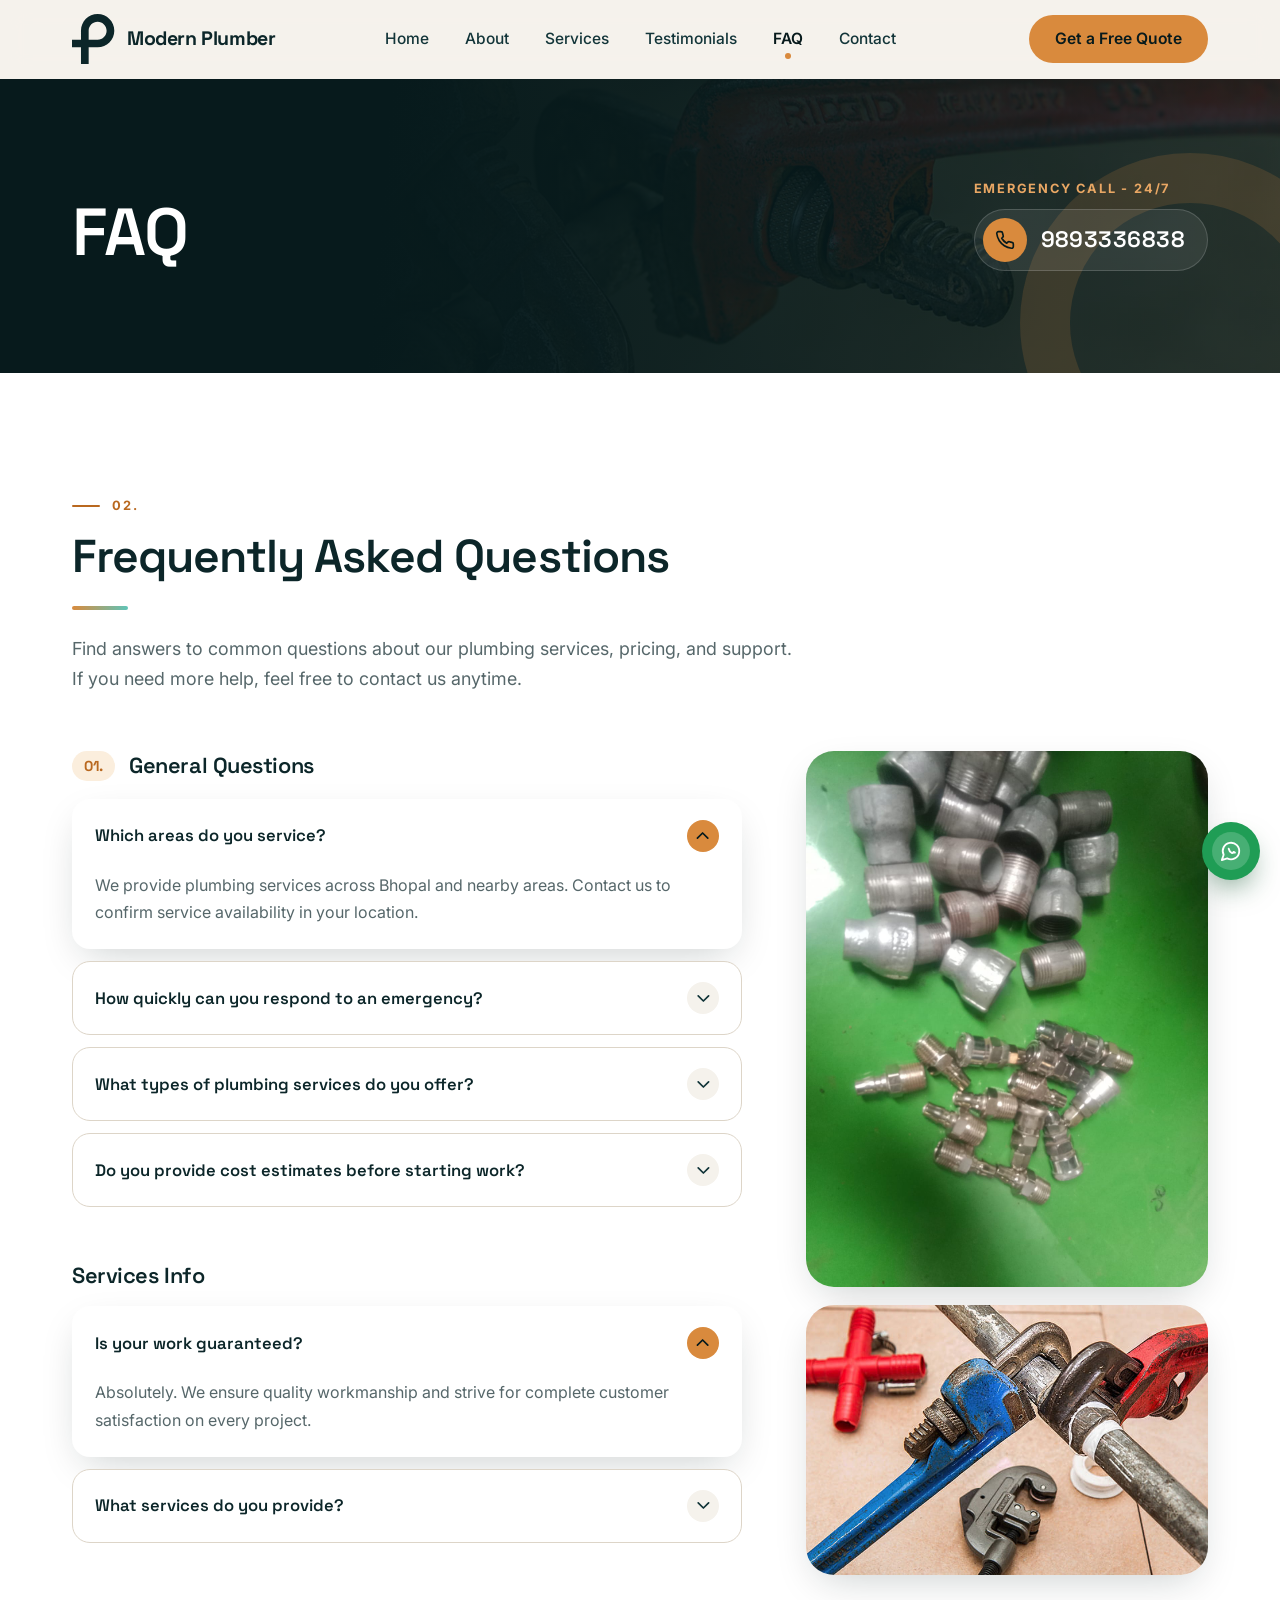
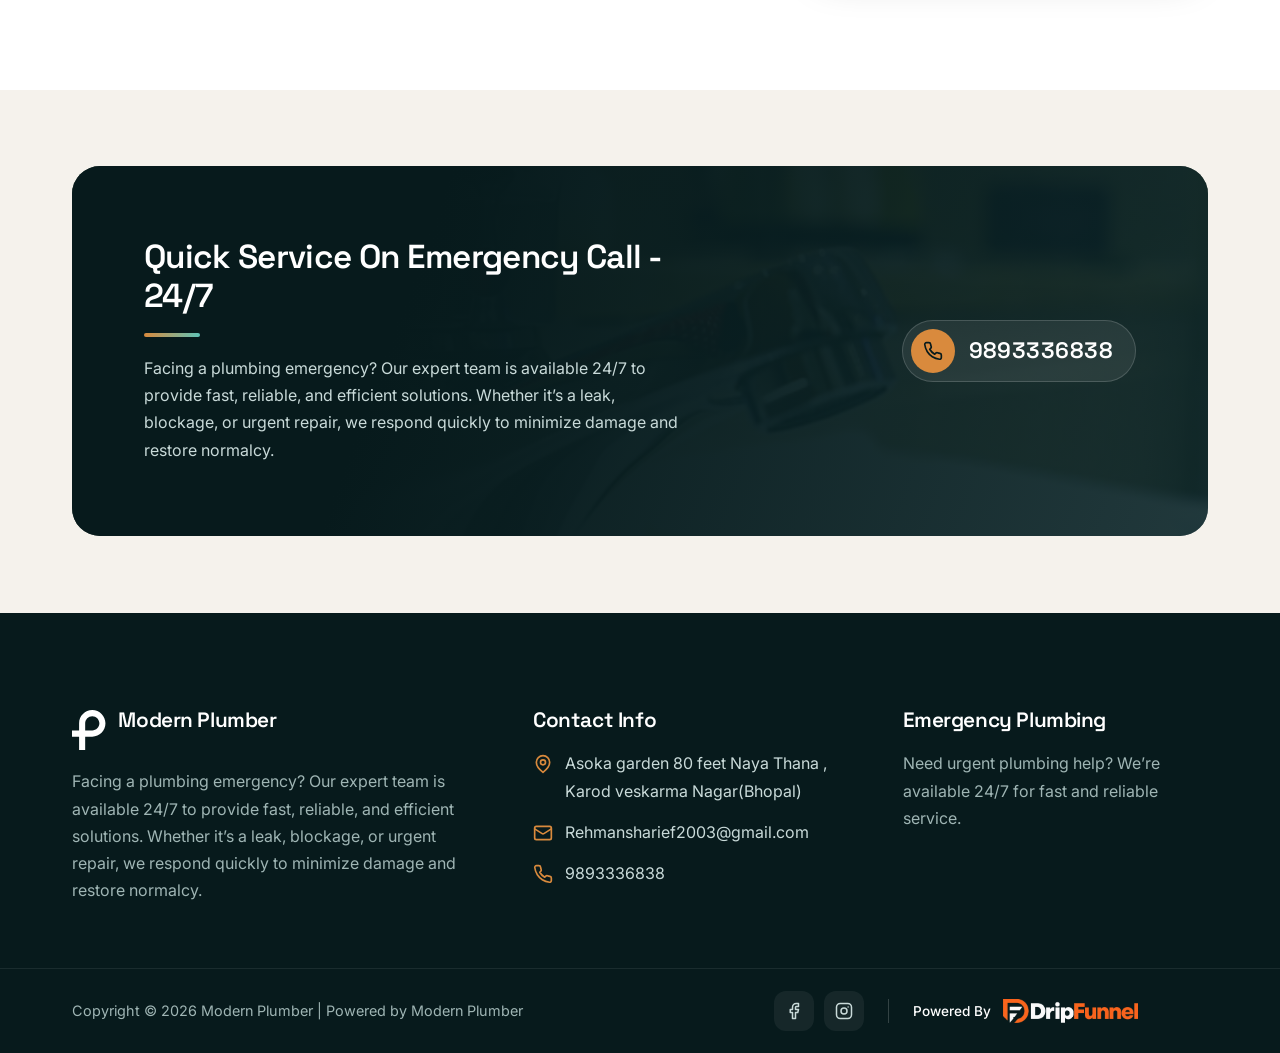
<file: pages/faq.html>
<!doctype html>
<html lang="en-US" class="no-js">
<head>
  <meta charset="utf-8">
  <meta name="viewport" content="width=device-width, initial-scale=1">
  <title>FAQ - Modern Plumber</title>
  <meta name="description" content="FAQ Emergency Call – 24/7 9893336838 02. Frequently Asked Questions Find answers to common questions about our plumbing services, pricing, and support. If you need more help, feel free to contact us anytime. 01. General Questions Which areas do you service? We provide plumbing services across Bhopal and nearby areas. Contact us to confirm service […]">
  <meta name="robots" content="index, max-snippet:-1, max-image-preview:large, max-video-preview:-1, follow">
  <link rel="canonical" href="https://modernplumber.online/faq/">
  <meta property="og:url" content="https://modernplumber.online/faq/">
  <meta property="og:site_name" content="Modern Plumber">
  <meta property="og:locale" content="en_US">
  <meta property="og:type" content="article">
  <meta property="og:title" content="FAQ - Modern Plumber">
  <meta property="og:description" content="FAQ Emergency Call – 24/7 9893336838 02. Frequently Asked Questions Find answers to common questions about our plumbing services, pricing, and support. If you need more help, feel free to contact us anytime. 01. General Questions Which areas do you service? We provide plumbing services across Bhopal and nearby areas. Contact us to confirm service […] ">
  <meta name="theme-color" content="#0c2629">
  <link rel="icon" type="image/svg+xml" href="../images/favicon.svg">
  <link rel="preconnect" href="https://fonts.googleapis.com">
  <link rel="preconnect" href="https://fonts.gstatic.com" crossorigin>
  <link rel="stylesheet" href="https://fonts.googleapis.com/css2?family=Inter:wght@400;500;600;700&amp;family=Space+Grotesk:wght@500;600;700&amp;display=swap">
  <link rel="stylesheet" href="../css/style.css">
  <link rel="stylesheet" href="../css/responsive.css">
  <script type="application/ld+json">{"@context":"https://schema.org","@type":"Organization","@id":"https://modernplumber.online/#Organization","name":"","url":"https://modernplumber.online","logo":{"@type":"ImageObject","@id":"https://modernplumber.online/#logo","inLanguage":"en-US"},"description":"Modern Plumber"}</script>
</head>
<body>
  <svg width="0" height="0" style="position:absolute" aria-hidden="true" focusable="false"><symbol id="i-phone" viewBox="0 0 24 24"><path d="M22 16.92v3a2 2 0 0 1-2.18 2 19.79 19.79 0 0 1-8.63-3.07 19.5 19.5 0 0 1-6-6 19.79 19.79 0 0 1-3.07-8.67A2 2 0 0 1 4.11 2h3a2 2 0 0 1 2 1.72c.13.96.36 1.9.7 2.81a2 2 0 0 1-.45 2.11L8.09 9.91a16 16 0 0 0 6 6l1.27-1.27a2 2 0 0 1 2.11-.45c.91.34 1.85.57 2.81.7A2 2 0 0 1 22 16.92z"/></symbol><symbol id="i-wrench" viewBox="0 0 24 24"><path d="M14.7 6.3a1 1 0 0 0 0 1.4l1.6 1.6a1 1 0 0 0 1.4 0l3.77-3.77a6 6 0 0 1-7.94 7.94l-6.91 6.91a2.12 2.12 0 0 1-3-3l6.91-6.91a6 6 0 0 1 7.94-7.94l-3.76 3.76z"/></symbol><symbol id="i-flame" viewBox="0 0 24 24"><path d="M8.5 14.5A2.5 2.5 0 0 0 11 12c0-1.38-.5-2-1-3-1.07-2.14-.22-4.05 2-6 .5 2.5 2 4.9 4 6.5 2 1.6 3 3.5 3 5.5a7 7 0 1 1-14 0c0-1.15.43-2.29 1-3a2.5 2.5 0 0 0 2.5 2.5z"/></symbol><symbol id="i-tools" viewBox="0 0 24 24"><path d="m15 12-8.5 8.5a2.12 2.12 0 0 1-3-3L12 9"/><path d="M17.64 15 22 10.64"/><path d="m20.91 11.7-1.25-1.25a3.2 3.2 0 0 1-.93-2.25v-.86L16.01 4.6a5.56 5.56 0 0 0-3.94-1.64H9l.92.82A6.18 6.18 0 0 1 12 8.4v1.56l2 2h2.47l2.26 1.91"/></symbol><symbol id="i-toolbox" viewBox="0 0 24 24"><rect x="2" y="7" width="20" height="14" rx="2"/><path d="M16 7V5a2 2 0 0 0-2-2h-4a2 2 0 0 0-2 2v2"/><path d="M2 13h20"/><path d="M8 11v4M16 11v4"/></symbol><symbol id="i-building" viewBox="0 0 24 24"><rect x="4" y="2" width="16" height="20" rx="2"/><path d="M9 22v-4h6v4"/><path d="M8 6h.01M12 6h.01M16 6h.01M8 10h.01M12 10h.01M16 10h.01M8 14h.01M12 14h.01M16 14h.01"/></symbol><symbol id="i-tape" viewBox="0 0 24 24"><path d="M21.3 15.3a2.4 2.4 0 0 1 0 3.4l-2.6 2.6a2.4 2.4 0 0 1-3.4 0L2.7 8.7a2.41 2.41 0 0 1 0-3.4l2.6-2.6a2.41 2.41 0 0 1 3.4 0Z"/><path d="m14.5 12.5 2-2M11.5 9.5l2-2M8.5 6.5l2-2M17.5 15.5l2-2"/></symbol><symbol id="i-check" viewBox="0 0 24 24"><path d="M20 6 9 17l-5-5"/></symbol><symbol id="i-pin" viewBox="0 0 24 24"><path d="M20 10c0 6-8 12-8 12s-8-6-8-12a8 8 0 0 1 16 0Z"/><circle cx="12" cy="10" r="3"/></symbol><symbol id="i-mail" viewBox="0 0 24 24"><rect x="2" y="4" width="20" height="16" rx="2"/><path d="m22 7-8.97 5.7a1.94 1.94 0 0 1-2.06 0L2 7"/></symbol><symbol id="i-arrow" viewBox="0 0 24 24"><path d="M5 12h14M12 5l7 7-7 7"/></symbol><symbol id="i-chev" viewBox="0 0 24 24"><path d="m6 9 6 6 6-6"/></symbol><symbol id="i-menu" viewBox="0 0 24 24"><path d="M4 7h16M4 12h16M4 17h16"/></symbol><symbol id="i-close" viewBox="0 0 24 24"><path d="M18 6 6 18M6 6l12 12"/></symbol><symbol id="i-info" viewBox="0 0 24 24"><circle cx="12" cy="12" r="10"/><path d="M12 16v-4M12 8h.01"/></symbol><symbol id="i-instagram" viewBox="0 0 24 24"><rect x="2" y="2" width="20" height="20" rx="5"/><circle cx="12" cy="12" r="4"/><path d="M17.5 6.5h.01"/></symbol><symbol id="i-facebook" viewBox="0 0 24 24"><path d="M18 2h-3a5 5 0 0 0-5 5v3H7v4h3v8h4v-8h3l1-4h-4V7a1 1 0 0 1 1-1h3z"/></symbol><symbol id="i-chat" viewBox="0 0 24 24"><path d="M7.9 20A9 9 0 1 0 4 16.1L2 22Z"/><path d="M9.5 9.5c.3 1.6 1.4 3.4 3.4 4.6.6.3 1.3-.2 1.6-.7l.3-.4 1.5.8"/></symbol><symbol id="i-quote" viewBox="0 0 24 24"><path d="M3 21c3 0 7-1 7-8V5c0-1.25-.756-2.017-2-2H4c-1.25 0-2 .75-2 1.972V11c0 1.25.75 2 2 2 1 0 1 0 1 1v1c0 1-1 2-2 2s-1 .008-1 1.031V20c0 1 0 1 1 1z"/><path d="M15 21c3 0 7-1 7-8V5c0-1.25-.757-2.017-2-2h-4c-1.25 0-2 .75-2 1.972V11c0 1.25.75 2 2 2h.75c0 2.25.25 4-2.75 4v3c0 1 0 1 1 1z"/></symbol></svg>
  <a class="skip-link" href="#content">Skip to content</a>

  <header class="site-header">
    <div class="container header-inner">
      <a class="brand" href="../index.html">
        <img class="brand__logo" src="../images/logo-dark.svg" alt="plumbing service logo light" width="43" height="50">
        <span class="brand__name">Modern Plumber</span>
      </a>

      <button class="nav-toggle" type="button" aria-expanded="false" aria-controls="primary-nav" aria-label="Open menu">
        <svg class="icon icon--menu" aria-hidden="true" focusable="false"><use href="#i-menu"/></svg><svg class="icon icon--close" aria-hidden="true" focusable="false"><use href="#i-close"/></svg>
      </button>

      <nav class="primary-nav" id="primary-nav" aria-label="Primary">
        <ul class="primary-nav__list">
          <li><a class="primary-nav__link" href="../pages/home.html">Home</a></li>
          <li><a class="primary-nav__link" href="../pages/about.html">About</a></li>
          <li><a class="primary-nav__link" href="../pages/services.html">Services</a></li>
          <li><a class="primary-nav__link" href="../pages/testimonials.html">Testimonials</a></li>
          <li><a class="primary-nav__link" href="../pages/faq.html" aria-current="page">FAQ</a></li>
          <li><a class="primary-nav__link" href="../pages/contact.html">Contact</a></li>
        </ul>
        <a class="btn btn--block primary-nav__cta" href="../index.html#quote">Get a Free Quote</a>
      </nav>

      <a class="btn header-cta" href="../index.html#quote">Get a Free Quote</a>
    </div>
  </header>

  <main id="content">
    <section class="page-hero">
      <div class="page-hero__bg" style="background-image:url('../images/backgrounds/plumbing-metal-pipe-wrench.jpg')"></div>
      <div class="container page-hero__inner">
        <h1 class="reveal">FAQ</h1>
        <div class="reveal" style="--delay:.1s">
          <div class="call-block">
            <h6>Emergency Call - 24/7</h6>
            <ul><li><a class="phone-pill" href="tel:+919893336838"><span class="phone-pill__icon"><svg class="icon" aria-hidden="true" focusable="false"><use href="#i-phone"/></svg></span><span>9893336838</span></a></li></ul>
          </div>
        </div>
      </div>
    </section>

    <section class="section section--white">
      <div class="container">
        <div class="section-head reveal">
          <h6 class="eyebrow">02.</h6>
          <h2>Frequently Asked Questions</h2>
          <hr class="rule">
          <p class="lead">Find answers to common questions about our plumbing services, pricing, and support. If you need more help, feel free to contact us anytime.</p>
        </div>
        <div class="faq-layout">
          <div>
            <div class="faq-group reveal">
              <div class="faq-group__head"><h6 class="faq-group__num">01.</h6><h4>General Questions</h4></div>
              <div class="accordion" data-accordion>
            <div class="accordion__item is-open">
              <h5><button class="accordion__trigger" id="gq-t0" type="button" aria-expanded="true" aria-controls="gq-p0">Which areas do you service?<span class="accordion__chev"><svg class="icon" aria-hidden="true" focusable="false"><use href="#i-chev"/></svg></span></button></h5>
              <div class="accordion__panel" id="gq-p0" role="region" aria-labelledby="gq-t0"><div><p>We provide plumbing services across Bhopal and nearby areas. Contact us to confirm service availability in your location.</p></div></div>
            </div>
            <div class="accordion__item">
              <h5><button class="accordion__trigger" id="gq-t1" type="button" aria-expanded="false" aria-controls="gq-p1">How quickly can you respond to an emergency?<span class="accordion__chev"><svg class="icon" aria-hidden="true" focusable="false"><use href="#i-chev"/></svg></span></button></h5>
              <div class="accordion__panel" id="gq-p1" role="region" aria-labelledby="gq-t1"><div><p>We offer 24/7 emergency services and aim to reach you as quickly as possible—typically within 1–2 hours depending on your location.</p></div></div>
            </div>
            <div class="accordion__item">
              <h5><button class="accordion__trigger" id="gq-t2" type="button" aria-expanded="false" aria-controls="gq-p2">What types of plumbing services do you offer?<span class="accordion__chev"><svg class="icon" aria-hidden="true" focusable="false"><use href="#i-chev"/></svg></span></button></h5>
              <div class="accordion__panel" id="gq-p2" role="region" aria-labelledby="gq-t2"><div><p>We handle all types of plumbing work including drain cleaning, leak repairs, pipe installation, gas line services, bathroom/kitchen remodeling, and commercial plumbing.</p></div></div>
            </div>
            <div class="accordion__item">
              <h5><button class="accordion__trigger" id="gq-t3" type="button" aria-expanded="false" aria-controls="gq-p3">Do you provide cost estimates before starting work?<span class="accordion__chev"><svg class="icon" aria-hidden="true" focusable="false"><use href="#i-chev"/></svg></span></button></h5>
              <div class="accordion__panel" id="gq-p3" role="region" aria-labelledby="gq-t3"><div><p>Yes, we offer transparent pricing and provide a clear estimate before beginning any work—no hidden charges.</p></div></div>
            </div>
              </div>
            </div>
            <div class="faq-group reveal">
              <div class="faq-group__head"><h4>Services Info</h4></div>
              <div class="accordion" data-accordion>
            <div class="accordion__item is-open">
              <h5><button class="accordion__trigger" id="si-t0" type="button" aria-expanded="true" aria-controls="si-p0">Is your work guaranteed?<span class="accordion__chev"><svg class="icon" aria-hidden="true" focusable="false"><use href="#i-chev"/></svg></span></button></h5>
              <div class="accordion__panel" id="si-p0" role="region" aria-labelledby="si-t0"><div><p>Absolutely. We ensure quality workmanship and strive for complete customer satisfaction on every project.</p></div></div>
            </div>
            <div class="accordion__item">
              <h5><button class="accordion__trigger" id="si-t1" type="button" aria-expanded="false" aria-controls="si-p1">What services do you provide?<span class="accordion__chev"><svg class="icon" aria-hidden="true" focusable="false"><use href="#i-chev"/></svg></span></button></h5>
              <div class="accordion__panel" id="si-p1" role="region" aria-labelledby="si-t1"><div><p>Yes, we provide a clear and transparent estimate before starting any work—no hidden charges.</p></div></div>
            </div>
              </div>
            </div>
          </div>
          <div class="faq-media reveal" style="--delay:.1s">
            <img class="tall" src="../images/gallery/faq-photo.jpeg" alt="whatsapp image 2026 04 08 at 1.37.40 pm" width="1200" height="1600" loading="lazy">
            <img src="../images/about/plumbing-pipe-wrench.jpg" alt="plumbing pipe wrench" width="700" height="470" loading="lazy">
          </div>
        </div>
      </div>
    </section>

    <section class="section section--tight">
      <div class="container">
        <div class="cta-band reveal">
          <div class="cta-band__bg" style="background-image:url('../images/services/water-tap.jpeg')"></div>
          <div>
            <h3>Quick Service On Emergency Call - 24/7</h3>
            <hr class="rule">
            <p>Facing a plumbing emergency? Our expert team is available 24/7 to provide fast, reliable, and efficient solutions. Whether it’s a leak, blockage, or urgent repair, we respond quickly to minimize damage and restore normalcy.</p>
          </div>
          <ul class="cta-band__action"><li><a class="phone-pill" href="tel:+919893336838"><span class="phone-pill__icon"><svg class="icon" aria-hidden="true" focusable="false"><use href="#i-phone"/></svg></span><span>9893336838</span></a></li></ul>
        </div>
      </div>
    </section>
  </main>

  <footer class="site-footer">
    <div class="container footer-grid">
      <div class="footer-col footer-col--brand">
        <div class="footer-brand">
          <img class="brand__logo brand__logo--footer" src="../images/logo.svg" alt="" width="34" height="40">
          <h2>Modern Plumber</h2>
        </div>
        <p>Facing a plumbing emergency? Our expert team is available 24/7 to provide fast, reliable, and efficient solutions. Whether it’s a leak, blockage, or urgent repair, we respond quickly to minimize damage and restore normalcy.</p>
      </div>
      <nav class="footer-col" aria-label="Contact Info">
        <h2>Contact Info</h2>
        <ul class="footer-contact">
          <li><a href="https://www.google.com/maps/search/?api=1&query=Asoka%20garden%2080%20feet%20Naya%20Thana%2C%20Karod%20veskarma%20Nagar%2C%20Bhopal" target="_blank" rel="noopener"><svg class="icon" aria-hidden="true" focusable="false"><use href="#i-pin"/></svg><span>Asoka garden 80 feet Naya Thana , Karod veskarma Nagar(Bhopal)</span></a></li>
          <li><a href="mailto:Rehmansharief2003@gmail.com"><svg class="icon" aria-hidden="true" focusable="false"><use href="#i-mail"/></svg><span>Rehmansharief2003@gmail.com</span></a></li>
          <li><a href="tel:+919893336838"><svg class="icon" aria-hidden="true" focusable="false"><use href="#i-phone"/></svg><span>9893336838</span></a></li>
        </ul>
      </nav>
      <div class="footer-col">
        <h2>Emergency Plumbing</h2>
        <p>Need urgent plumbing help? We’re available 24/7 for fast and reliable service.</p>
      </div>
    </div>
    <div class="footer-bottom">
      <div class="container footer-bottom__inner">
        <p>Copyright © 2026 Modern Plumber | Powered by Modern Plumber</p>
        <div class="footer-bottom__end">
          <div class="socials">
            <a href="https://www.instagram.com/pelamaber_contactor?utm_source=qr&amp;igsh=MXN5cmpybzRpdmVkaQ==" target="_blank" rel="noopener" aria-label="Facebook"><svg class="icon" aria-hidden="true" focusable="false"><use href="#i-facebook"/></svg></a>
            <a href="https://www.instagram.com/pelamaber_contactor?utm_source=qr&amp;igsh=MXN5cmpybzRpdmVkaQ==" target="_blank" rel="noopener" aria-label="Instagram"><svg class="icon" aria-hidden="true" focusable="false"><use href="#i-instagram"/></svg></a>
          </div>
          <p class="powered-by">
            <span>Powered By</span>
            <a href="https://www.dripfunnel.com/in/" target="_blank" rel="noopener"><img src="../images/dripfunnel/dripfunnel-white-logo.png" alt="DripFunnel" width="405" height="72"></a>
          </p>
        </div>
      </div>
    </div>
  </footer>

  <a class="wa-float" href="https://wa.me/919893336838" target="_blank" rel="noopener">
    <span class="wa-float__icon"><svg class="icon" aria-hidden="true" focusable="false"><use href="#i-chat"/></svg></span><span class="wa-float__text">WhatsApp us</span>
  </a>

  <script src="../js/navigation.js"></script>
  <script src="../js/main.js"></script>
</body>
</html>
</file>
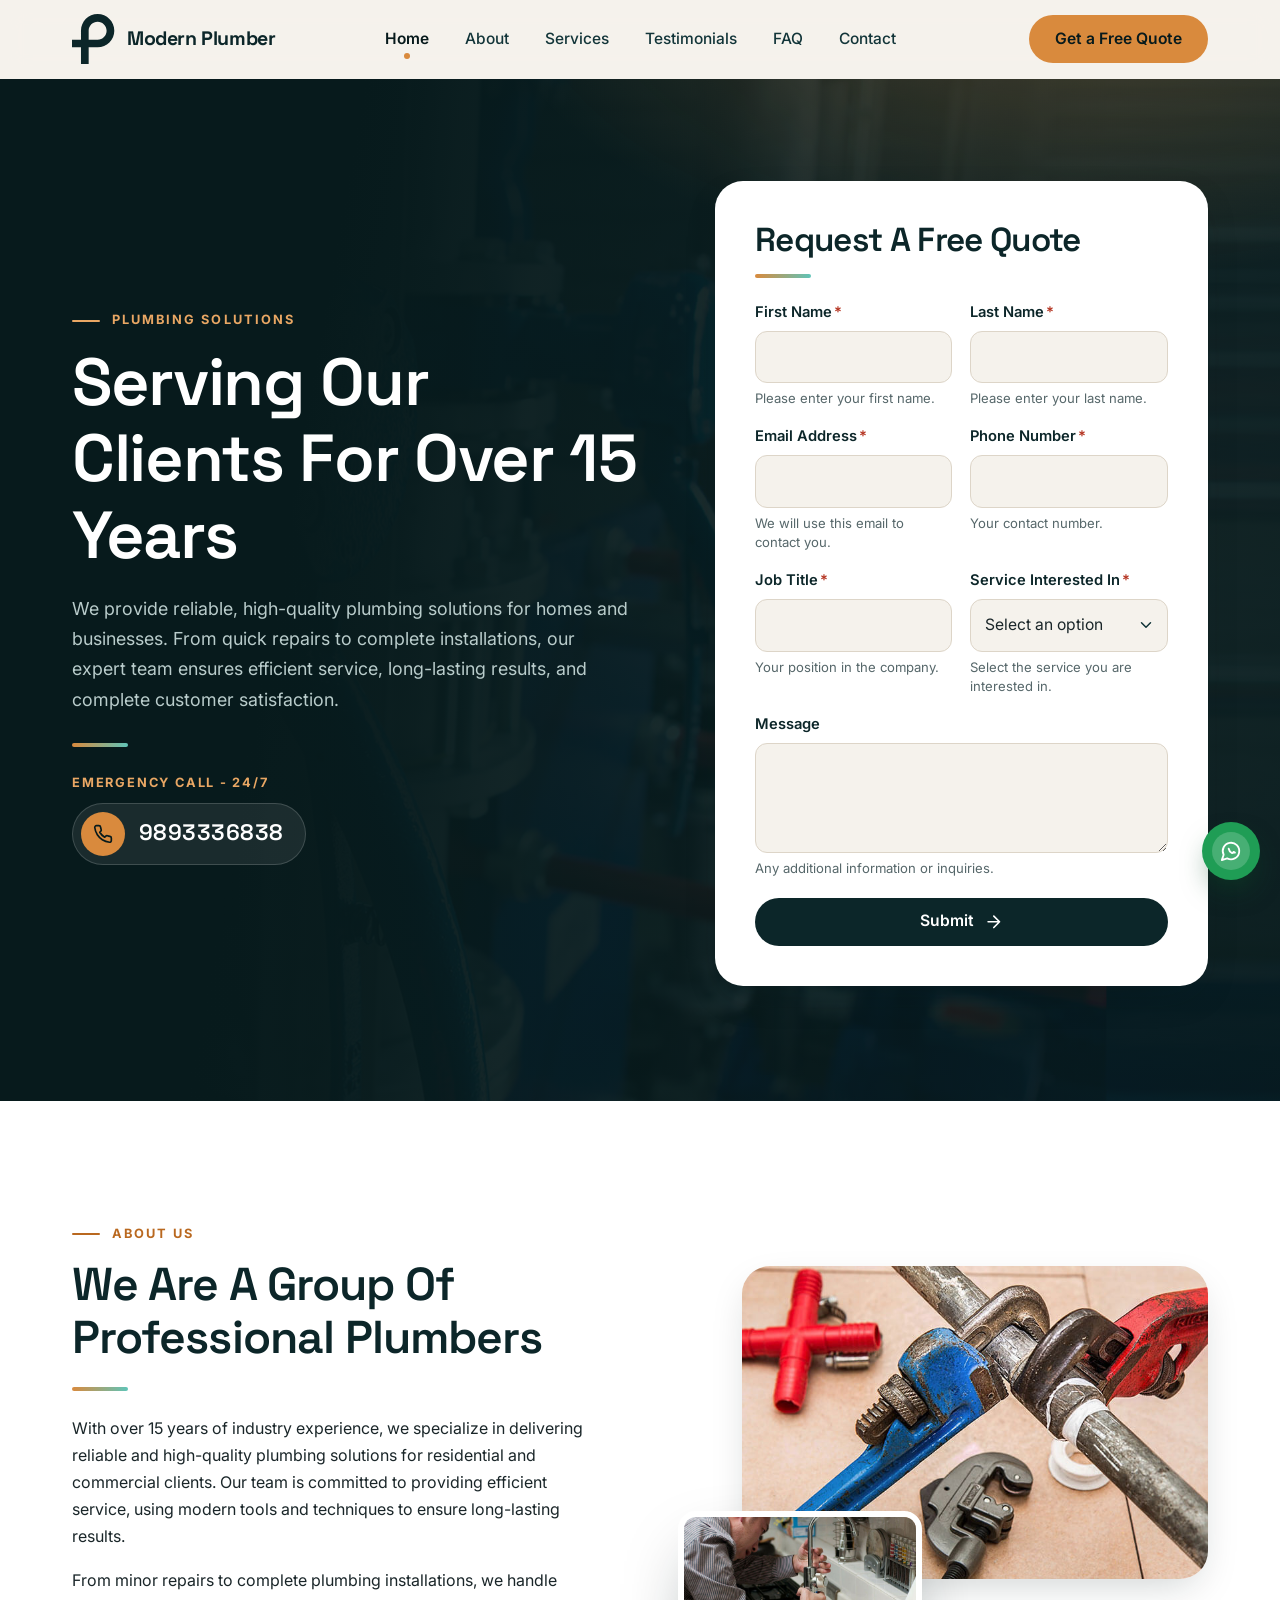
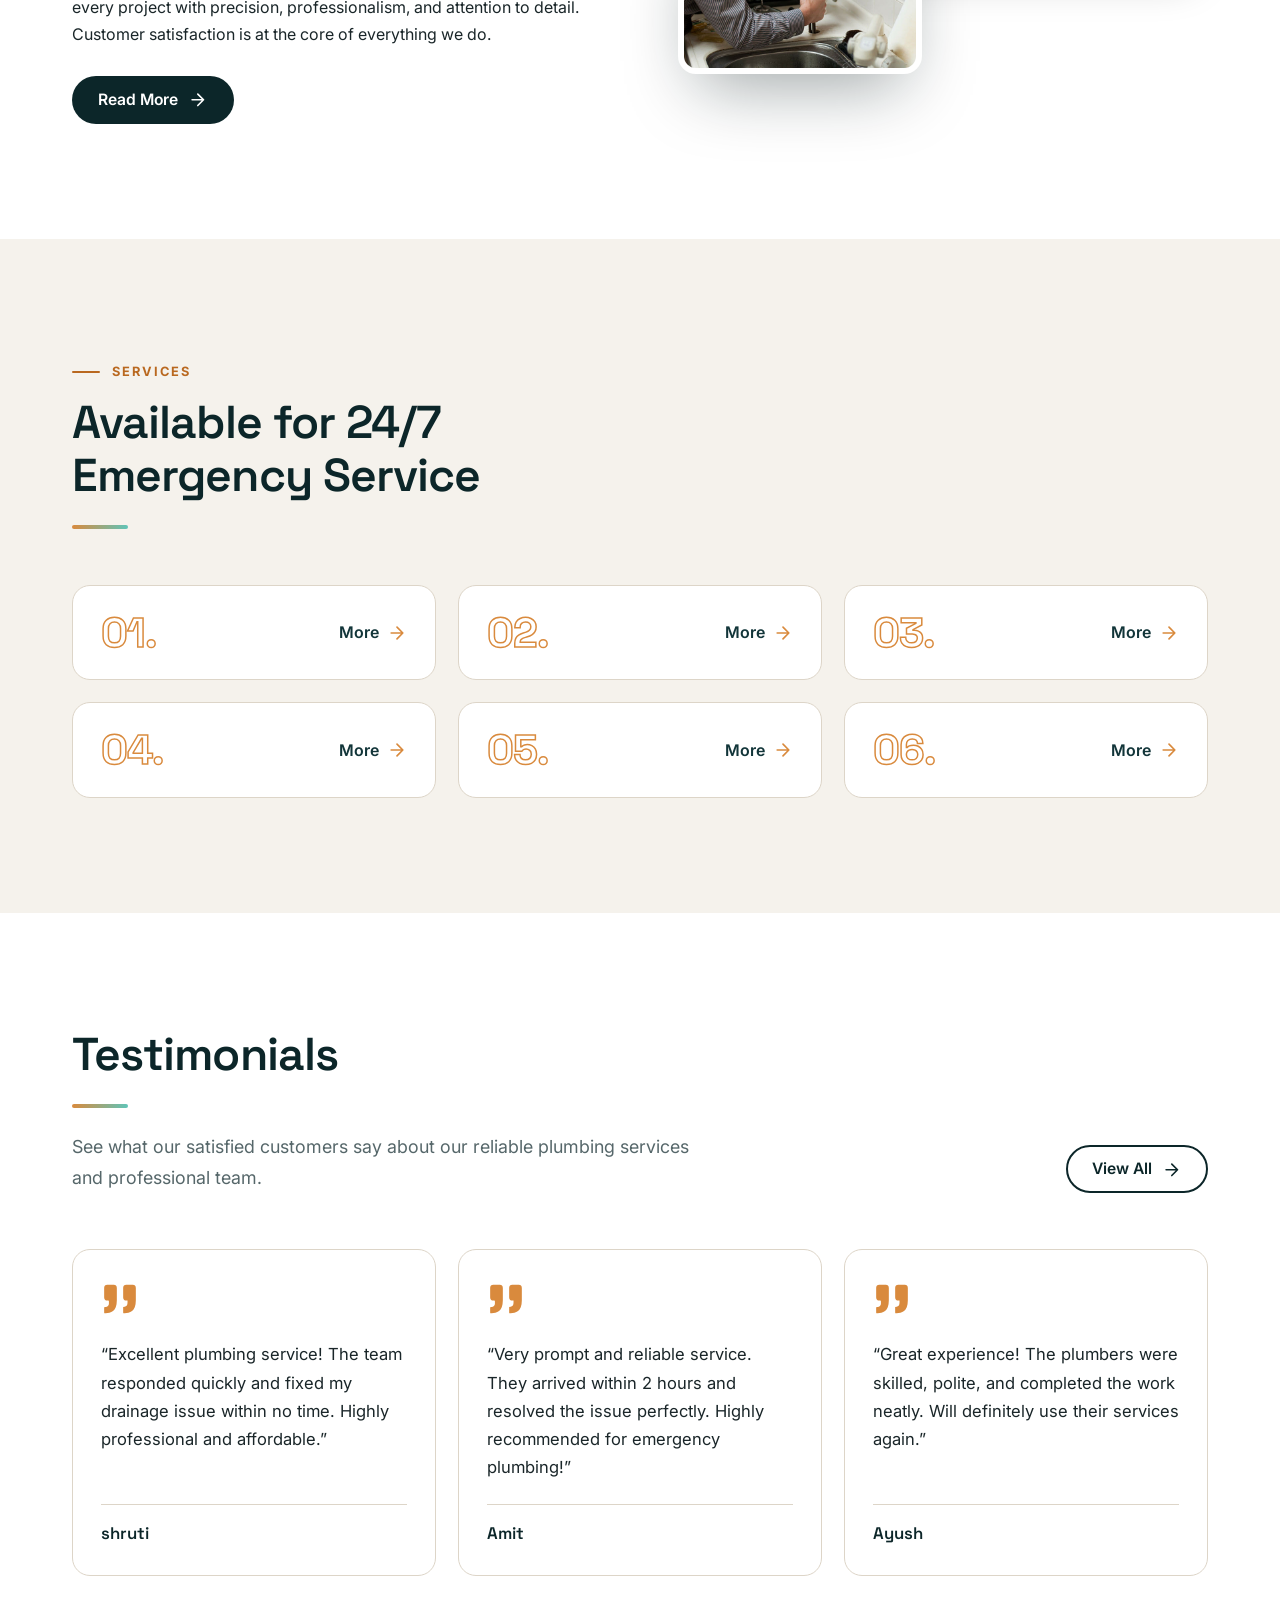
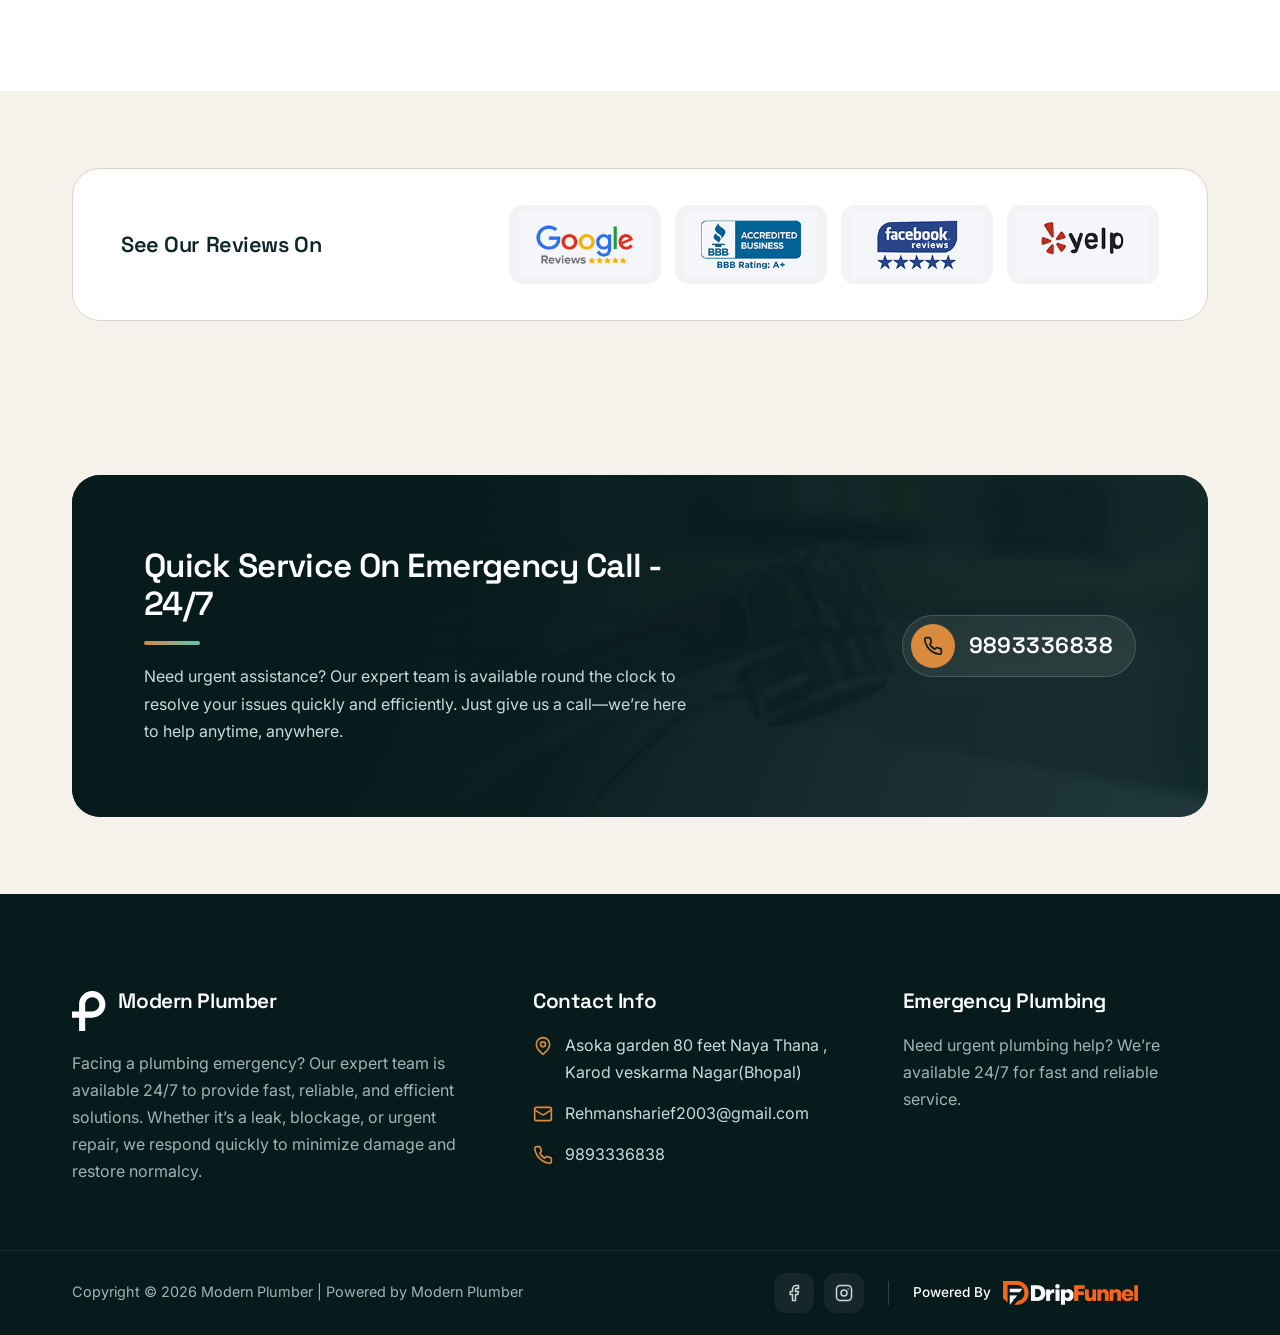
<file: pages/home.html>
<!doctype html>
<html lang="en-US" class="no-js">
<head>
  <meta charset="utf-8">
  <meta name="viewport" content="width=device-width, initial-scale=1">
  <title>Home - Modern Plumber</title>
  <meta name="description" content="Plumbing Solutions Serving Our Clients For Over 15 Years We provide reliable, high-quality plumbing solutions for homes and businesses. From quick repairs to complete installations, our expert team ensures efficient service, long-lasting results, and complete customer satisfaction. Emergency Call – 24/7 9893336838 Request A Free Quote About Us We Are A Group Of Professional Plumbers […]">
  <meta name="robots" content="index, max-snippet:-1, max-image-preview:large, max-video-preview:-1, follow">
  <link rel="canonical" href="https://modernplumber.online/home/">
  <meta property="og:url" content="https://modernplumber.online/home/">
  <meta property="og:site_name" content="Modern Plumber">
  <meta property="og:locale" content="en_US">
  <meta property="og:type" content="article">
  <meta property="og:title" content="Home - Modern Plumber">
  <meta property="og:description" content="Plumbing Solutions Serving Our Clients For Over 15 Years We provide reliable, high-quality plumbing solutions for homes and businesses. From quick repairs to complete installations, our expert team ensures efficient service, long-lasting results, and complete customer satisfaction. Emergency Call – 24/7 9893336838 Request A Free Quote About Us We Are A Group Of Professional Plumbers […] ">
  <meta name="theme-color" content="#0c2629">
  <link rel="icon" type="image/svg+xml" href="../images/favicon.svg">
  <link rel="preconnect" href="https://fonts.googleapis.com">
  <link rel="preconnect" href="https://fonts.gstatic.com" crossorigin>
  <link rel="stylesheet" href="https://fonts.googleapis.com/css2?family=Inter:wght@400;500;600;700&amp;family=Space+Grotesk:wght@500;600;700&amp;display=swap">
  <link rel="stylesheet" href="../css/style.css">
  <link rel="stylesheet" href="../css/responsive.css">
  <script type="application/ld+json">{"@context":"https://schema.org","@type":"Organization","@id":"https://modernplumber.online/#Organization","name":"","url":"https://modernplumber.online","logo":{"@type":"ImageObject","@id":"https://modernplumber.online/#logo","inLanguage":"en-US"},"description":"Modern Plumber"}</script>
</head>
<body>
  <svg width="0" height="0" style="position:absolute" aria-hidden="true" focusable="false"><symbol id="i-phone" viewBox="0 0 24 24"><path d="M22 16.92v3a2 2 0 0 1-2.18 2 19.79 19.79 0 0 1-8.63-3.07 19.5 19.5 0 0 1-6-6 19.79 19.79 0 0 1-3.07-8.67A2 2 0 0 1 4.11 2h3a2 2 0 0 1 2 1.72c.13.96.36 1.9.7 2.81a2 2 0 0 1-.45 2.11L8.09 9.91a16 16 0 0 0 6 6l1.27-1.27a2 2 0 0 1 2.11-.45c.91.34 1.85.57 2.81.7A2 2 0 0 1 22 16.92z"/></symbol><symbol id="i-wrench" viewBox="0 0 24 24"><path d="M14.7 6.3a1 1 0 0 0 0 1.4l1.6 1.6a1 1 0 0 0 1.4 0l3.77-3.77a6 6 0 0 1-7.94 7.94l-6.91 6.91a2.12 2.12 0 0 1-3-3l6.91-6.91a6 6 0 0 1 7.94-7.94l-3.76 3.76z"/></symbol><symbol id="i-flame" viewBox="0 0 24 24"><path d="M8.5 14.5A2.5 2.5 0 0 0 11 12c0-1.38-.5-2-1-3-1.07-2.14-.22-4.05 2-6 .5 2.5 2 4.9 4 6.5 2 1.6 3 3.5 3 5.5a7 7 0 1 1-14 0c0-1.15.43-2.29 1-3a2.5 2.5 0 0 0 2.5 2.5z"/></symbol><symbol id="i-tools" viewBox="0 0 24 24"><path d="m15 12-8.5 8.5a2.12 2.12 0 0 1-3-3L12 9"/><path d="M17.64 15 22 10.64"/><path d="m20.91 11.7-1.25-1.25a3.2 3.2 0 0 1-.93-2.25v-.86L16.01 4.6a5.56 5.56 0 0 0-3.94-1.64H9l.92.82A6.18 6.18 0 0 1 12 8.4v1.56l2 2h2.47l2.26 1.91"/></symbol><symbol id="i-toolbox" viewBox="0 0 24 24"><rect x="2" y="7" width="20" height="14" rx="2"/><path d="M16 7V5a2 2 0 0 0-2-2h-4a2 2 0 0 0-2 2v2"/><path d="M2 13h20"/><path d="M8 11v4M16 11v4"/></symbol><symbol id="i-building" viewBox="0 0 24 24"><rect x="4" y="2" width="16" height="20" rx="2"/><path d="M9 22v-4h6v4"/><path d="M8 6h.01M12 6h.01M16 6h.01M8 10h.01M12 10h.01M16 10h.01M8 14h.01M12 14h.01M16 14h.01"/></symbol><symbol id="i-tape" viewBox="0 0 24 24"><path d="M21.3 15.3a2.4 2.4 0 0 1 0 3.4l-2.6 2.6a2.4 2.4 0 0 1-3.4 0L2.7 8.7a2.41 2.41 0 0 1 0-3.4l2.6-2.6a2.41 2.41 0 0 1 3.4 0Z"/><path d="m14.5 12.5 2-2M11.5 9.5l2-2M8.5 6.5l2-2M17.5 15.5l2-2"/></symbol><symbol id="i-check" viewBox="0 0 24 24"><path d="M20 6 9 17l-5-5"/></symbol><symbol id="i-pin" viewBox="0 0 24 24"><path d="M20 10c0 6-8 12-8 12s-8-6-8-12a8 8 0 0 1 16 0Z"/><circle cx="12" cy="10" r="3"/></symbol><symbol id="i-mail" viewBox="0 0 24 24"><rect x="2" y="4" width="20" height="16" rx="2"/><path d="m22 7-8.97 5.7a1.94 1.94 0 0 1-2.06 0L2 7"/></symbol><symbol id="i-arrow" viewBox="0 0 24 24"><path d="M5 12h14M12 5l7 7-7 7"/></symbol><symbol id="i-chev" viewBox="0 0 24 24"><path d="m6 9 6 6 6-6"/></symbol><symbol id="i-menu" viewBox="0 0 24 24"><path d="M4 7h16M4 12h16M4 17h16"/></symbol><symbol id="i-close" viewBox="0 0 24 24"><path d="M18 6 6 18M6 6l12 12"/></symbol><symbol id="i-info" viewBox="0 0 24 24"><circle cx="12" cy="12" r="10"/><path d="M12 16v-4M12 8h.01"/></symbol><symbol id="i-instagram" viewBox="0 0 24 24"><rect x="2" y="2" width="20" height="20" rx="5"/><circle cx="12" cy="12" r="4"/><path d="M17.5 6.5h.01"/></symbol><symbol id="i-facebook" viewBox="0 0 24 24"><path d="M18 2h-3a5 5 0 0 0-5 5v3H7v4h3v8h4v-8h3l1-4h-4V7a1 1 0 0 1 1-1h3z"/></symbol><symbol id="i-chat" viewBox="0 0 24 24"><path d="M7.9 20A9 9 0 1 0 4 16.1L2 22Z"/><path d="M9.5 9.5c.3 1.6 1.4 3.4 3.4 4.6.6.3 1.3-.2 1.6-.7l.3-.4 1.5.8"/></symbol><symbol id="i-quote" viewBox="0 0 24 24"><path d="M3 21c3 0 7-1 7-8V5c0-1.25-.756-2.017-2-2H4c-1.25 0-2 .75-2 1.972V11c0 1.25.75 2 2 2 1 0 1 0 1 1v1c0 1-1 2-2 2s-1 .008-1 1.031V20c0 1 0 1 1 1z"/><path d="M15 21c3 0 7-1 7-8V5c0-1.25-.757-2.017-2-2h-4c-1.25 0-2 .75-2 1.972V11c0 1.25.75 2 2 2h.75c0 2.25.25 4-2.75 4v3c0 1 0 1 1 1z"/></symbol></svg>
  <a class="skip-link" href="#content">Skip to content</a>

  <header class="site-header">
    <div class="container header-inner">
      <a class="brand" href="../index.html">
        <img class="brand__logo" src="../images/logo-dark.svg" alt="plumbing service logo light" width="43" height="50">
        <span class="brand__name">Modern Plumber</span>
      </a>

      <button class="nav-toggle" type="button" aria-expanded="false" aria-controls="primary-nav" aria-label="Open menu">
        <svg class="icon icon--menu" aria-hidden="true" focusable="false"><use href="#i-menu"/></svg><svg class="icon icon--close" aria-hidden="true" focusable="false"><use href="#i-close"/></svg>
      </button>

      <nav class="primary-nav" id="primary-nav" aria-label="Primary">
        <ul class="primary-nav__list">
          <li><a class="primary-nav__link" href="../pages/home.html" aria-current="page">Home</a></li>
          <li><a class="primary-nav__link" href="../pages/about.html">About</a></li>
          <li><a class="primary-nav__link" href="../pages/services.html">Services</a></li>
          <li><a class="primary-nav__link" href="../pages/testimonials.html">Testimonials</a></li>
          <li><a class="primary-nav__link" href="../pages/faq.html">FAQ</a></li>
          <li><a class="primary-nav__link" href="../pages/contact.html">Contact</a></li>
        </ul>
        <a class="btn btn--block primary-nav__cta" href="../index.html#quote">Get a Free Quote</a>
      </nav>

      <a class="btn header-cta" href="../index.html#quote">Get a Free Quote</a>
    </div>
  </header>

  <main id="content">
    <section class="hero" aria-labelledby="hero-title">
      <div class="hero__bg" style="background-image:url('../images/backgrounds/blue-valve-with-metal-pipe.jpg')"></div>
      <div class="container hero__grid">
        <div class="hero__copy">
          <h6 class="eyebrow reveal">Plumbing Solutions</h6>
          <h1 id="hero-title" class="reveal" style="--delay:.05s">Serving Our Clients For Over 15 Years</h1>
          <p class="lead reveal" style="--delay:.1s">We provide reliable, high-quality plumbing solutions for homes and businesses. From quick repairs to complete installations, our expert team ensures efficient service, long-lasting results, and complete customer satisfaction.</p>
          <hr class="rule reveal" style="--delay:.15s">
          <div class="reveal" style="--delay:.2s">
            <div class="call-block">
            <h6>Emergency Call - 24/7</h6>
            <ul><li><a class="phone-pill" href="tel:+919893336838"><span class="phone-pill__icon"><svg class="icon" aria-hidden="true" focusable="false"><use href="#i-phone"/></svg></span><span>9893336838</span></a></li></ul>
          </div>
          </div>
        </div>
        <div class="card form-card reveal" id="quote" style="--delay:.15s">
          <h3>Request A Free Quote</h3>
          <hr class="rule">
            <form class="quote-form" data-quote-form novalidate>
              <p class="form-message" data-form-error role="alert" hidden>There was an error trying to submit your form. Please try again.</p>
              <div class="field">
                <label for="f-first-name">First Name<span class="req" aria-hidden="true">*</span></label>
                <input id="f-first-name" type="text" name="first-name" aria-describedby="f-first-name-help f-first-name-err" required autocomplete="given-name" maxlength="100">
                <span class="field__help" id="f-first-name-help">Please enter your first name.</span>
                <span class="field__error" id="f-first-name-err" aria-live="polite">This field is required.</span>
              </div>
              <div class="field">
                <label for="f-last-name">Last Name<span class="req" aria-hidden="true">*</span></label>
                <input id="f-last-name" type="text" name="last-name" aria-describedby="f-last-name-help f-last-name-err" required autocomplete="family-name" maxlength="100">
                <span class="field__help" id="f-last-name-help">Please enter your last name.</span>
                <span class="field__error" id="f-last-name-err" aria-live="polite">This field is required.</span>
              </div>
              <div class="field">
                <label for="f-email-address">Email Address<span class="req" aria-hidden="true">*</span></label>
                <input id="f-email-address" type="email" name="email-address" aria-describedby="f-email-address-help f-email-address-err" required autocomplete="email">
                <span class="field__help" id="f-email-address-help">We will use this email to contact you.</span>
                <span class="field__error" id="f-email-address-err" aria-live="polite">This field is required.</span>
              </div>
              <div class="field">
                <label for="f-phone-number">Phone Number<span class="req" aria-hidden="true">*</span></label>
                <input id="f-phone-number" type="tel" name="phone-number" aria-describedby="f-phone-number-help f-phone-number-err" required autocomplete="tel">
                <span class="field__help" id="f-phone-number-help">Your contact number.</span>
                <span class="field__error" id="f-phone-number-err" aria-live="polite">This field is required.</span>
              </div>
              <div class="field">
                <label for="f-job-title">Job Title<span class="req" aria-hidden="true">*</span></label>
                <input id="f-job-title" type="text" name="job-title" aria-describedby="f-job-title-help f-job-title-err" required autocomplete="organization-title" maxlength="100">
                <span class="field__help" id="f-job-title-help">Your position in the company.</span>
                <span class="field__error" id="f-job-title-err" aria-live="polite">This field is required.</span>
              </div>
              <div class="field">
                <label for="f-service-interested-in">Service Interested In<span class="req" aria-hidden="true">*</span></label>
                <select id="f-service-interested-in" name="service-interested-in" aria-describedby="f-service-interested-in-help f-service-interested-in-err" required><option value="" disabled selected>Select an option</option><option value="Pipe Fix">Pipe Fix</option><option value="Home pipe fix ">Home pipe fix </option></select>
                <span class="field__help" id="f-service-interested-in-help">Select the service you are interested in.</span>
                <span class="field__error" id="f-service-interested-in-err" aria-live="polite">This field is required.</span>
              </div>
              <div class="field field--full">
                <label for="f-message">Message</label>
                <textarea id="f-message" name="message" aria-describedby="f-message-help f-message-err"></textarea>
                <span class="field__help" id="f-message-help">Any additional information or inquiries.</span>
                <span class="field__error" id="f-message-err" aria-live="polite">This field is required.</span>
              </div>
              <button class="btn btn--dark" type="submit">Submit <svg class="icon icon--arrow" aria-hidden="true" focusable="false"><use href="#i-arrow"/></svg></button>
            </form>
        </div>
      </div>
    </section>

    <section class="section section--white" id="about" aria-labelledby="about-title">
      <div class="container split">
        <div class="reveal">
          <h6 class="eyebrow">About Us</h6>
          <h2 id="about-title">We Are A Group Of Professional Plumbers</h2>
          <hr class="rule">
          <p>With over 15 years of industry experience, we specialize in delivering reliable and high-quality plumbing solutions for residential and commercial clients. Our team is committed to providing efficient service, using modern tools and techniques to ensure long-lasting results.</p>
          <p>From minor repairs to complete plumbing installations, we handle every project with precision, professionalism, and attention to detail. Customer satisfaction is at the core of everything we do.</p>
          <p style="margin-top:28px"><a class="btn btn--dark" href="../pages/about.html">Read More <svg class="icon icon--arrow" aria-hidden="true" focusable="false"><use href="#i-arrow"/></svg></a></p>
        </div>
        <div class="collage reveal" style="--delay:.1s">
          <img class="collage__main" src="../images/about/plumbing-pipe-wrench.jpg" alt="plumbing pipe wrench.jpg" width="700" height="470" loading="lazy">
          <img class="collage__inset collage__inset--wide" src="../images/about/plumber-handyman-repair.jpg" alt="plumber handyman repair.jpg" width="700" height="470" loading="lazy">
        </div>
      </div>
    </section>

    <section class="section" id="services" aria-labelledby="services-title">
      <div class="container">
        <div class="section-head reveal">
          <h6 class="eyebrow">Services</h6>
          <h2 id="services-title">Available for 24/7<br>Emergency Service</h2>
          <hr class="rule">
        </div>
        <div class="service-grid service-grid--compact">
          <article class="service-card reveal" style="--delay:0.00s">
            <h6 class="service-card__num">01.</h6>
            <a class="link-arrow" href="../pages/services.html">More <svg class="icon" aria-hidden="true" focusable="false"><use href="#i-arrow"/></svg></a>
          </article>
          <article class="service-card reveal" style="--delay:0.08s">
            <h6 class="service-card__num">02.</h6>
            <a class="link-arrow" href="../pages/services.html">More <svg class="icon" aria-hidden="true" focusable="false"><use href="#i-arrow"/></svg></a>
          </article>
          <article class="service-card reveal" style="--delay:0.16s">
            <h6 class="service-card__num">03.</h6>
            <a class="link-arrow" href="../pages/services.html">More <svg class="icon" aria-hidden="true" focusable="false"><use href="#i-arrow"/></svg></a>
          </article>
          <article class="service-card reveal" style="--delay:0.00s">
            <h6 class="service-card__num">04.</h6>
            <a class="link-arrow" href="../pages/services.html">More <svg class="icon" aria-hidden="true" focusable="false"><use href="#i-arrow"/></svg></a>
          </article>
          <article class="service-card reveal" style="--delay:0.08s">
            <h6 class="service-card__num">05.</h6>
            <a class="link-arrow" href="../pages/services.html">More <svg class="icon" aria-hidden="true" focusable="false"><use href="#i-arrow"/></svg></a>
          </article>
          <article class="service-card reveal" style="--delay:0.16s">
            <h6 class="service-card__num">06.</h6>
            <a class="link-arrow" href="../pages/services.html">More <svg class="icon" aria-hidden="true" focusable="false"><use href="#i-arrow"/></svg></a>
          </article>
        </div>
      </div>
    </section>

    <section class="section section--white" aria-labelledby="testimonials-title">
      <div class="container">
        <div class="section-head section-head--row reveal">
          <div>
            <h2 id="testimonials-title">Testimonials</h2>
            <hr class="rule">
            <p class="lead">See what our satisfied customers say about our reliable plumbing services and professional team.</p>
          </div>
          <a class="btn btn--ghost" href="../pages/testimonials.html">View All <svg class="icon icon--arrow" aria-hidden="true" focusable="false"><use href="#i-arrow"/></svg></a>
        </div>
        <div class="testimonial-grid">
          <figure class="testimonial reveal" style="--delay:0.0s">
            <svg class="icon icon--fill testimonial__mark" aria-hidden="true" focusable="false"><use href="#i-quote"/></svg>
            <blockquote><p>“Excellent plumbing service! The team responded quickly and fixed my drainage issue within no time. Highly professional and affordable.”</p></blockquote>
            <figcaption><span><cite class="testimonial__name">shruti</cite></span></figcaption>
          </figure>
          <figure class="testimonial reveal" style="--delay:0.08s">
            <svg class="icon icon--fill testimonial__mark" aria-hidden="true" focusable="false"><use href="#i-quote"/></svg>
            <blockquote><p>“Very prompt and reliable service. They arrived within 2 hours and resolved the issue perfectly. Highly recommended for emergency plumbing!”</p></blockquote>
            <figcaption><span><cite class="testimonial__name">Amit</cite></span></figcaption>
          </figure>
          <figure class="testimonial reveal" style="--delay:0.16s">
            <svg class="icon icon--fill testimonial__mark" aria-hidden="true" focusable="false"><use href="#i-quote"/></svg>
            <blockquote><p>“Great experience! The plumbers were skilled, polite, and completed the work neatly. Will definitely use their services again.”</p></blockquote>
            <figcaption><span><cite class="testimonial__name">Ayush</cite></span></figcaption>
          </figure>
        </div>
      </div>
    </section>

    <section class="section section--tight" aria-labelledby="reviews-on">
      <div class="container">
        <div class="reviews-strip reveal">
          <h4 id="reviews-on">See Our Reviews On</h4>
          <ul class="reviews-strip__logos"><li><img src="../images/reviews/logo-04-free-img.png" alt="Google Reviews" width="192" height="98" loading="lazy"></li><li><img src="../images/reviews/logo-01-free-img.png" alt="BBB Accredited Business, BBB Rating: A+" width="192" height="98" loading="lazy"></li><li><img src="../images/reviews/logo-03-free-img.png" alt="Facebook reviews" width="192" height="98" loading="lazy"></li><li><img src="../images/reviews/logo-02-free-img.png" alt="Yelp" width="192" height="98" loading="lazy"></li></ul>
        </div>
      </div>
    </section>

    <section class="section section--tight">
      <div class="container">
        <div class="cta-band reveal">
          <div class="cta-band__bg" style="background-image:url('../images/services/water-tap.jpeg')"></div>
          <div>
            <h3>Quick Service On Emergency Call - 24/7</h3>
            <hr class="rule">
            <p>Need urgent assistance? Our expert team is available round the clock to resolve your issues quickly and efficiently. Just give us a call—we’re here to help anytime, anywhere.</p>
          </div>
          <ul class="cta-band__action"><li><a class="phone-pill" href="tel:+919893336838"><span class="phone-pill__icon"><svg class="icon" aria-hidden="true" focusable="false"><use href="#i-phone"/></svg></span><span>9893336838</span></a></li></ul>
        </div>
      </div>
    </section>

  </main>

  <footer class="site-footer">
    <div class="container footer-grid">
      <div class="footer-col footer-col--brand">
        <div class="footer-brand">
          <img class="brand__logo brand__logo--footer" src="../images/logo.svg" alt="" width="34" height="40">
          <h2>Modern Plumber</h2>
        </div>
        <p>Facing a plumbing emergency? Our expert team is available 24/7 to provide fast, reliable, and efficient solutions. Whether it’s a leak, blockage, or urgent repair, we respond quickly to minimize damage and restore normalcy.</p>
      </div>
      <nav class="footer-col" aria-label="Contact Info">
        <h2>Contact Info</h2>
        <ul class="footer-contact">
          <li><a href="https://www.google.com/maps/search/?api=1&query=Asoka%20garden%2080%20feet%20Naya%20Thana%2C%20Karod%20veskarma%20Nagar%2C%20Bhopal" target="_blank" rel="noopener"><svg class="icon" aria-hidden="true" focusable="false"><use href="#i-pin"/></svg><span>Asoka garden 80 feet Naya Thana , Karod veskarma Nagar(Bhopal)</span></a></li>
          <li><a href="mailto:Rehmansharief2003@gmail.com"><svg class="icon" aria-hidden="true" focusable="false"><use href="#i-mail"/></svg><span>Rehmansharief2003@gmail.com</span></a></li>
          <li><a href="tel:+919893336838"><svg class="icon" aria-hidden="true" focusable="false"><use href="#i-phone"/></svg><span>9893336838</span></a></li>
        </ul>
      </nav>
      <div class="footer-col">
        <h2>Emergency Plumbing</h2>
        <p>Need urgent plumbing help? We’re available 24/7 for fast and reliable service.</p>
      </div>
    </div>
    <div class="footer-bottom">
      <div class="container footer-bottom__inner">
        <p>Copyright © 2026 Modern Plumber | Powered by Modern Plumber</p>
        <div class="footer-bottom__end">
          <div class="socials">
            <a href="https://www.instagram.com/pelamaber_contactor?utm_source=qr&amp;igsh=MXN5cmpybzRpdmVkaQ==" target="_blank" rel="noopener" aria-label="Facebook"><svg class="icon" aria-hidden="true" focusable="false"><use href="#i-facebook"/></svg></a>
            <a href="https://www.instagram.com/pelamaber_contactor?utm_source=qr&amp;igsh=MXN5cmpybzRpdmVkaQ==" target="_blank" rel="noopener" aria-label="Instagram"><svg class="icon" aria-hidden="true" focusable="false"><use href="#i-instagram"/></svg></a>
          </div>
          <p class="powered-by">
            <span>Powered By</span>
            <a href="https://www.dripfunnel.com/in/" target="_blank" rel="noopener"><img src="../images/dripfunnel/dripfunnel-white-logo.png" alt="DripFunnel" width="405" height="72"></a>
          </p>
        </div>
      </div>
    </div>
  </footer>

  <a class="wa-float" href="https://wa.me/919893336838" target="_blank" rel="noopener">
    <span class="wa-float__icon"><svg class="icon" aria-hidden="true" focusable="false"><use href="#i-chat"/></svg></span><span class="wa-float__text">WhatsApp us</span>
  </a>

  <script src="../js/navigation.js"></script>
  <script src="../js/main.js"></script>
  <script src="../js/form.js"></script>
</body>
</html>
</file>
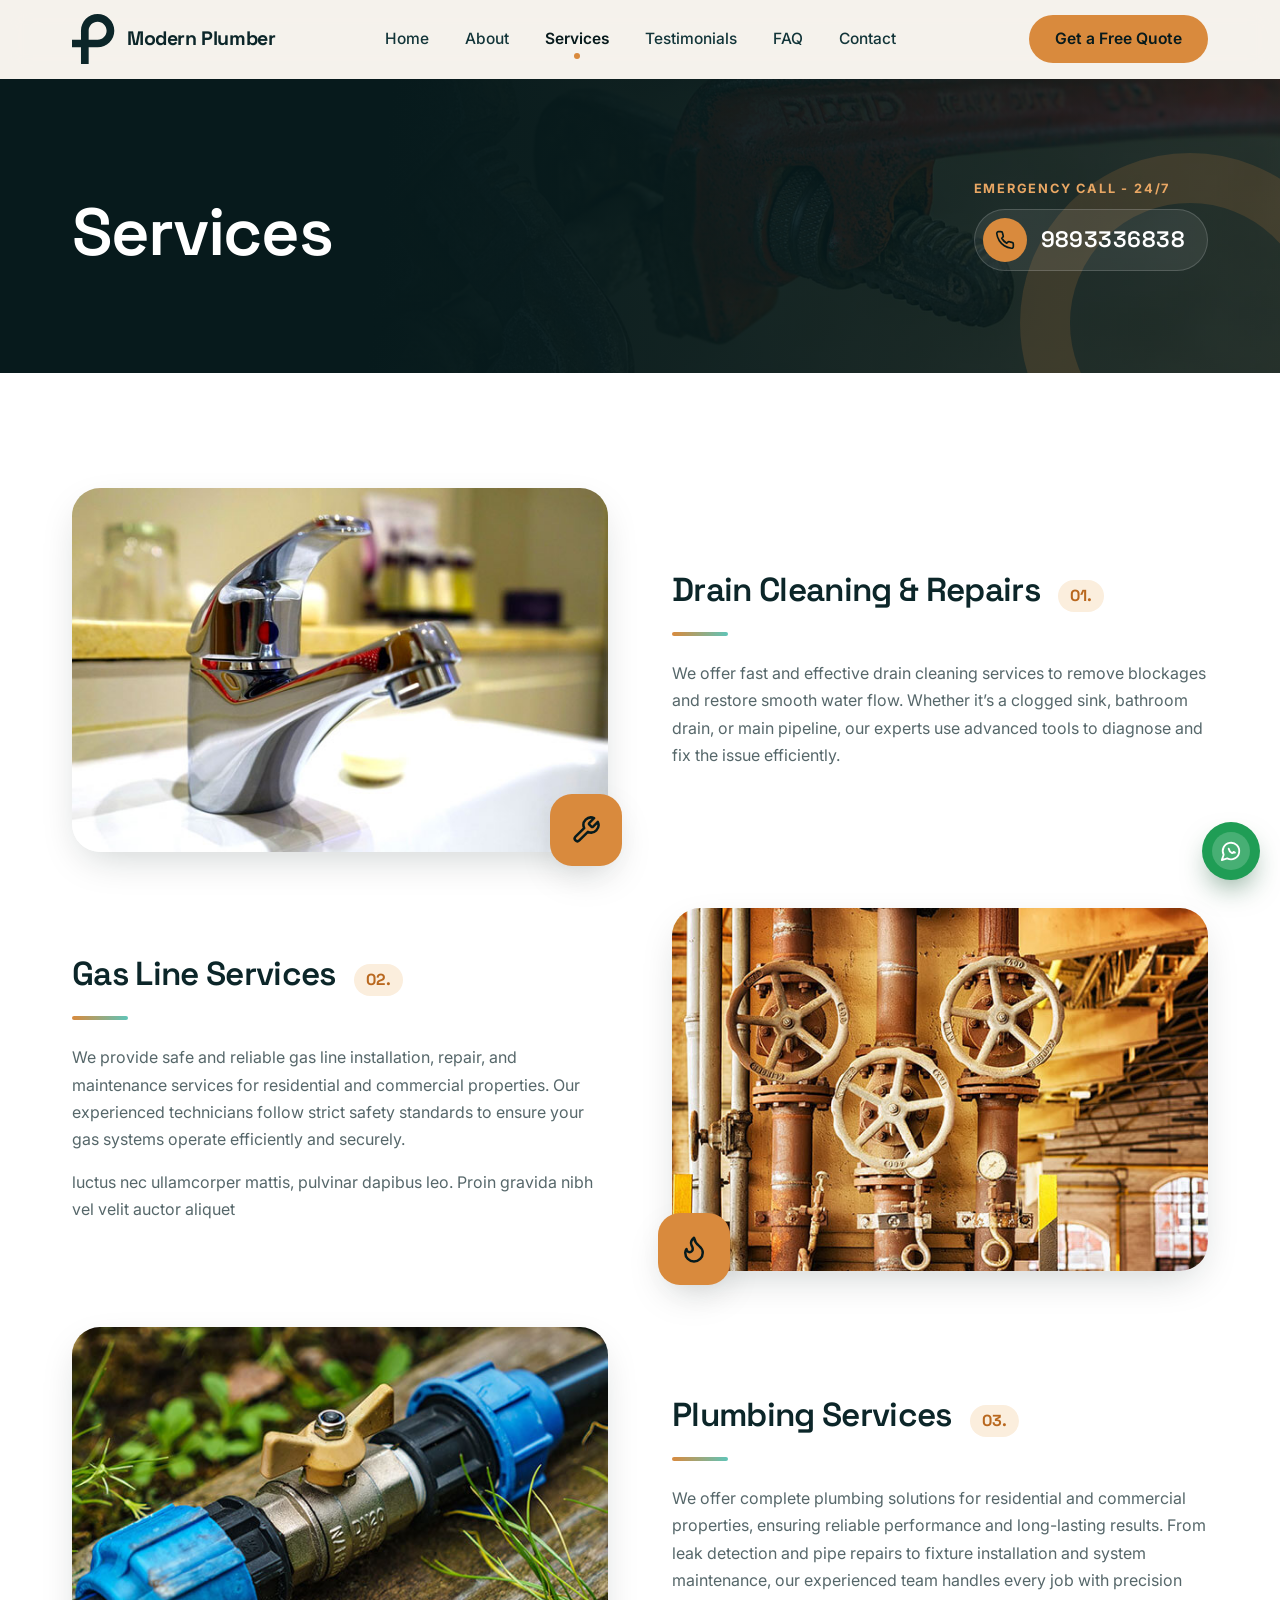
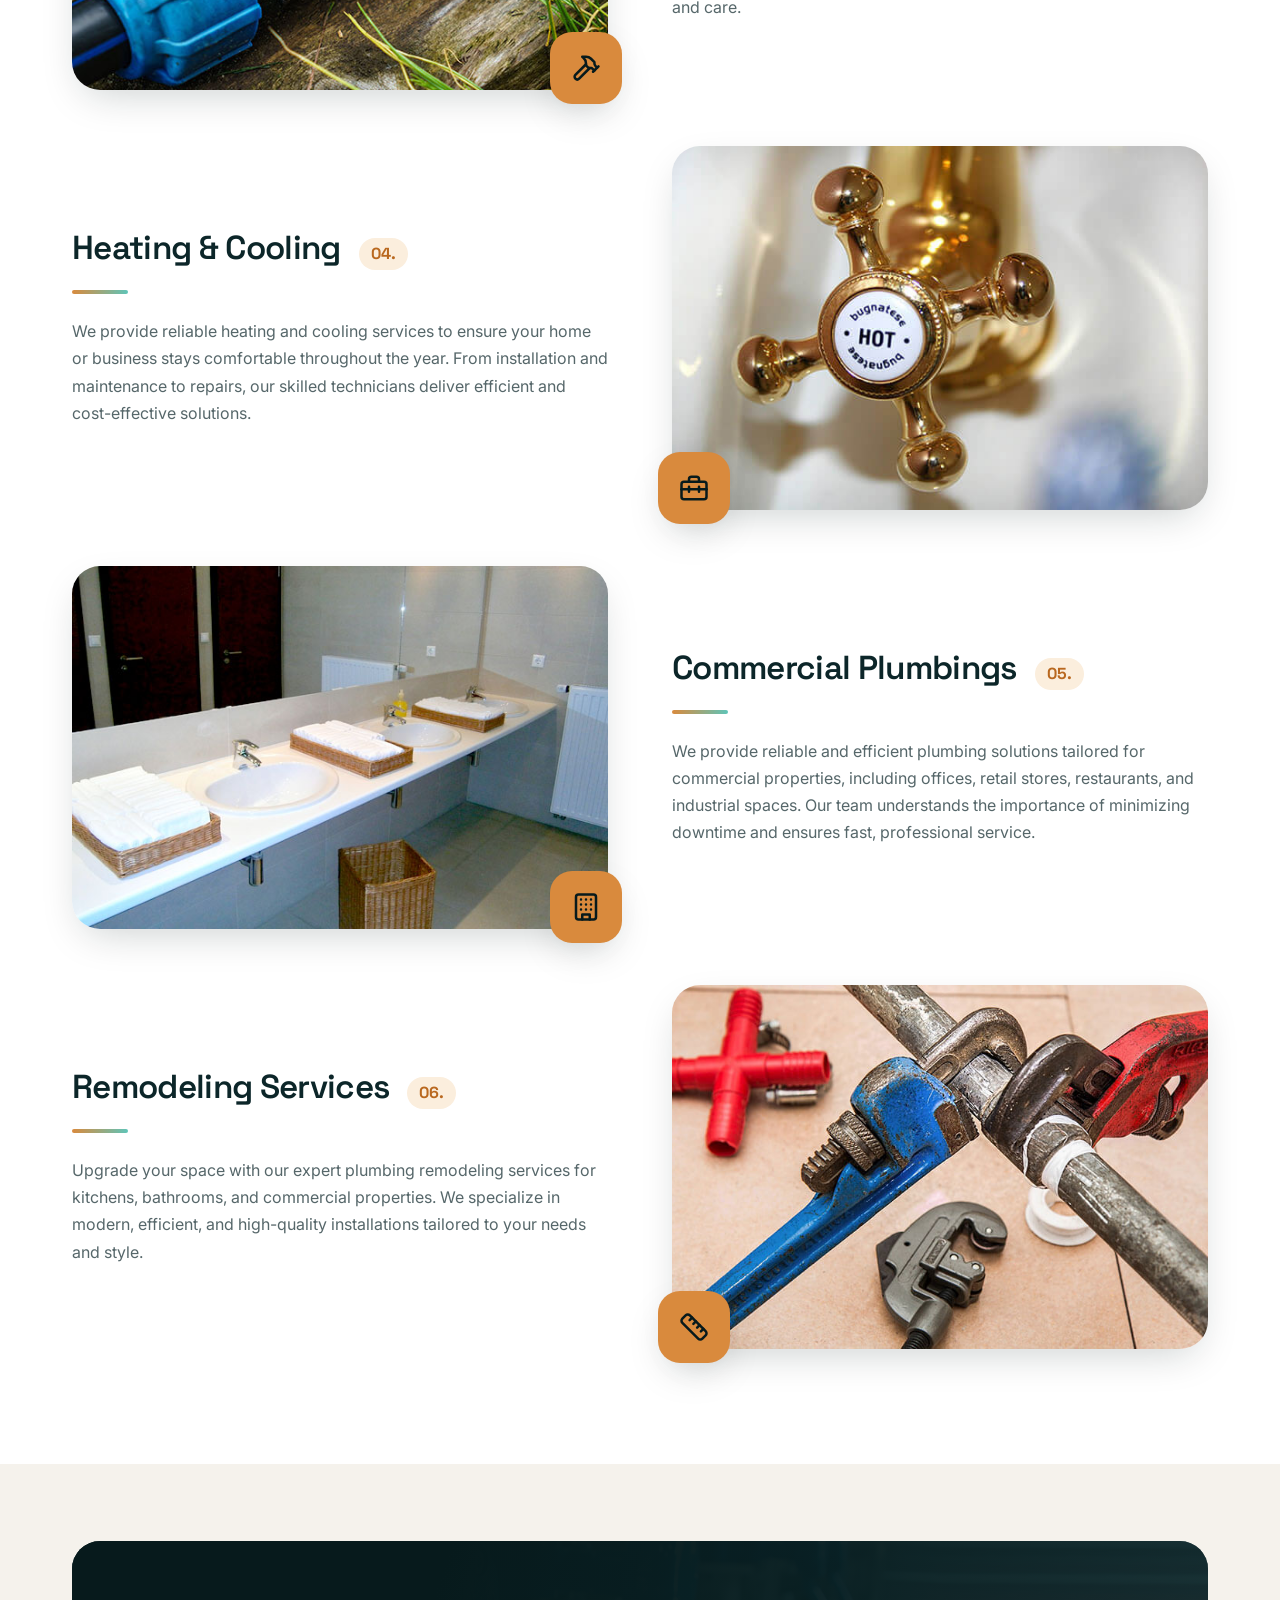
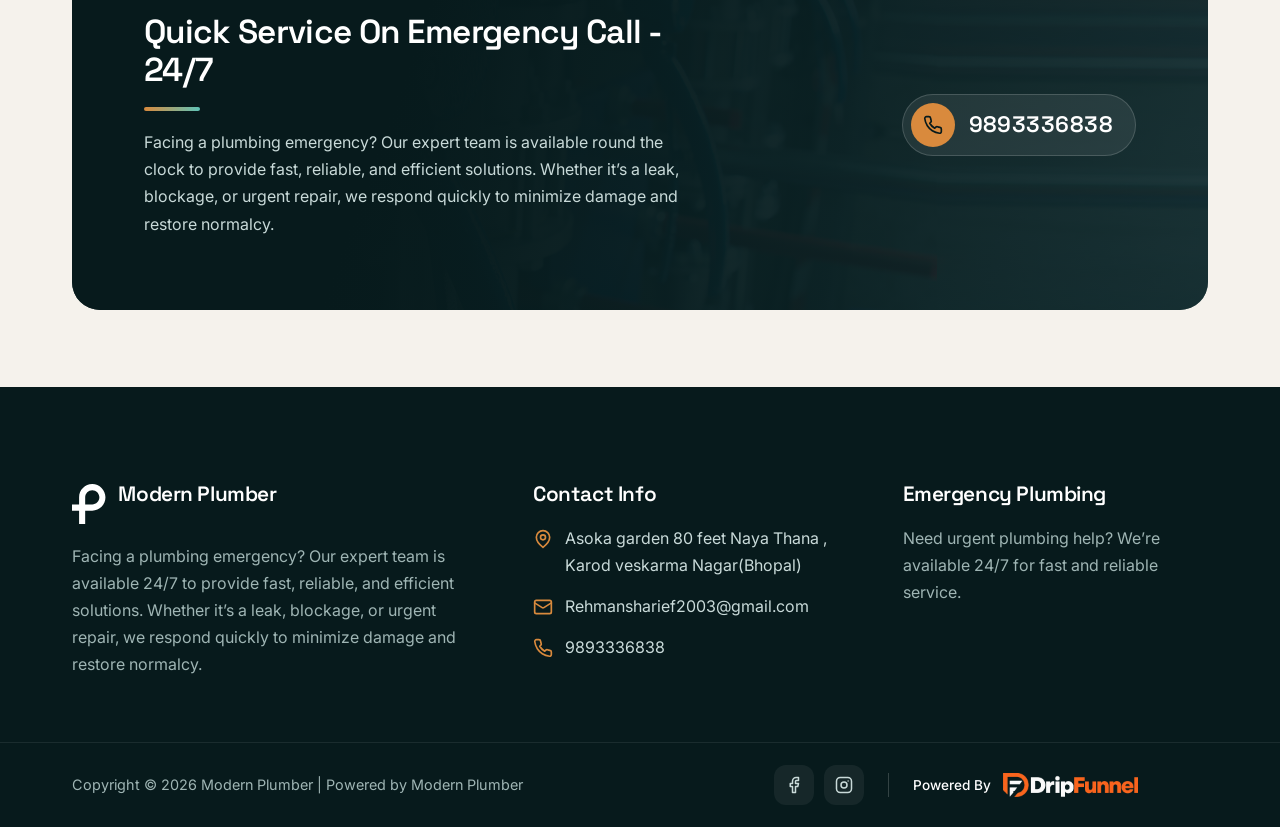
<file: pages/services.html>
<!doctype html>
<html lang="en-US" class="no-js">
<head>
  <meta charset="utf-8">
  <meta name="viewport" content="width=device-width, initial-scale=1">
  <title>Services - Modern Plumber</title>
  <meta name="description" content="Services Emergency Call – 24/7 9893336838 Drain Cleaning &amp; Repairs 01. We offer fast and effective drain cleaning services to remove blockages and restore smooth water flow. Whether it’s a clogged sink, bathroom drain, or main pipeline, our experts use advanced tools to diagnose and fix the issue efficiently. Gas Line Services 02. We provide […]">
  <meta name="robots" content="index, max-snippet:-1, max-image-preview:large, max-video-preview:-1, follow">
  <link rel="canonical" href="https://modernplumber.online/services/">
  <meta property="og:url" content="https://modernplumber.online/services/">
  <meta property="og:site_name" content="Modern Plumber">
  <meta property="og:locale" content="en_US">
  <meta property="og:type" content="article">
  <meta property="og:title" content="Services - Modern Plumber">
  <meta property="og:description" content="Services Emergency Call – 24/7 9893336838 Drain Cleaning &amp; Repairs 01. We offer fast and effective drain cleaning services to remove blockages and restore smooth water flow. Whether it’s a clogged sink, bathroom drain, or main pipeline, our experts use advanced tools to diagnose and fix the issue efficiently. Gas Line Services 02. We provide […] ">
  <meta name="theme-color" content="#0c2629">
  <link rel="icon" type="image/svg+xml" href="../images/favicon.svg">
  <link rel="preconnect" href="https://fonts.googleapis.com">
  <link rel="preconnect" href="https://fonts.gstatic.com" crossorigin>
  <link rel="stylesheet" href="https://fonts.googleapis.com/css2?family=Inter:wght@400;500;600;700&amp;family=Space+Grotesk:wght@500;600;700&amp;display=swap">
  <link rel="stylesheet" href="../css/style.css">
  <link rel="stylesheet" href="../css/responsive.css">
  <script type="application/ld+json">{"@context":"https://schema.org","@type":"Organization","@id":"https://modernplumber.online/#Organization","name":"","url":"https://modernplumber.online","logo":{"@type":"ImageObject","@id":"https://modernplumber.online/#logo","inLanguage":"en-US"},"description":"Modern Plumber"}</script>
</head>
<body>
  <svg width="0" height="0" style="position:absolute" aria-hidden="true" focusable="false"><symbol id="i-phone" viewBox="0 0 24 24"><path d="M22 16.92v3a2 2 0 0 1-2.18 2 19.79 19.79 0 0 1-8.63-3.07 19.5 19.5 0 0 1-6-6 19.79 19.79 0 0 1-3.07-8.67A2 2 0 0 1 4.11 2h3a2 2 0 0 1 2 1.72c.13.96.36 1.9.7 2.81a2 2 0 0 1-.45 2.11L8.09 9.91a16 16 0 0 0 6 6l1.27-1.27a2 2 0 0 1 2.11-.45c.91.34 1.85.57 2.81.7A2 2 0 0 1 22 16.92z"/></symbol><symbol id="i-wrench" viewBox="0 0 24 24"><path d="M14.7 6.3a1 1 0 0 0 0 1.4l1.6 1.6a1 1 0 0 0 1.4 0l3.77-3.77a6 6 0 0 1-7.94 7.94l-6.91 6.91a2.12 2.12 0 0 1-3-3l6.91-6.91a6 6 0 0 1 7.94-7.94l-3.76 3.76z"/></symbol><symbol id="i-flame" viewBox="0 0 24 24"><path d="M8.5 14.5A2.5 2.5 0 0 0 11 12c0-1.38-.5-2-1-3-1.07-2.14-.22-4.05 2-6 .5 2.5 2 4.9 4 6.5 2 1.6 3 3.5 3 5.5a7 7 0 1 1-14 0c0-1.15.43-2.29 1-3a2.5 2.5 0 0 0 2.5 2.5z"/></symbol><symbol id="i-tools" viewBox="0 0 24 24"><path d="m15 12-8.5 8.5a2.12 2.12 0 0 1-3-3L12 9"/><path d="M17.64 15 22 10.64"/><path d="m20.91 11.7-1.25-1.25a3.2 3.2 0 0 1-.93-2.25v-.86L16.01 4.6a5.56 5.56 0 0 0-3.94-1.64H9l.92.82A6.18 6.18 0 0 1 12 8.4v1.56l2 2h2.47l2.26 1.91"/></symbol><symbol id="i-toolbox" viewBox="0 0 24 24"><rect x="2" y="7" width="20" height="14" rx="2"/><path d="M16 7V5a2 2 0 0 0-2-2h-4a2 2 0 0 0-2 2v2"/><path d="M2 13h20"/><path d="M8 11v4M16 11v4"/></symbol><symbol id="i-building" viewBox="0 0 24 24"><rect x="4" y="2" width="16" height="20" rx="2"/><path d="M9 22v-4h6v4"/><path d="M8 6h.01M12 6h.01M16 6h.01M8 10h.01M12 10h.01M16 10h.01M8 14h.01M12 14h.01M16 14h.01"/></symbol><symbol id="i-tape" viewBox="0 0 24 24"><path d="M21.3 15.3a2.4 2.4 0 0 1 0 3.4l-2.6 2.6a2.4 2.4 0 0 1-3.4 0L2.7 8.7a2.41 2.41 0 0 1 0-3.4l2.6-2.6a2.41 2.41 0 0 1 3.4 0Z"/><path d="m14.5 12.5 2-2M11.5 9.5l2-2M8.5 6.5l2-2M17.5 15.5l2-2"/></symbol><symbol id="i-check" viewBox="0 0 24 24"><path d="M20 6 9 17l-5-5"/></symbol><symbol id="i-pin" viewBox="0 0 24 24"><path d="M20 10c0 6-8 12-8 12s-8-6-8-12a8 8 0 0 1 16 0Z"/><circle cx="12" cy="10" r="3"/></symbol><symbol id="i-mail" viewBox="0 0 24 24"><rect x="2" y="4" width="20" height="16" rx="2"/><path d="m22 7-8.97 5.7a1.94 1.94 0 0 1-2.06 0L2 7"/></symbol><symbol id="i-arrow" viewBox="0 0 24 24"><path d="M5 12h14M12 5l7 7-7 7"/></symbol><symbol id="i-chev" viewBox="0 0 24 24"><path d="m6 9 6 6 6-6"/></symbol><symbol id="i-menu" viewBox="0 0 24 24"><path d="M4 7h16M4 12h16M4 17h16"/></symbol><symbol id="i-close" viewBox="0 0 24 24"><path d="M18 6 6 18M6 6l12 12"/></symbol><symbol id="i-info" viewBox="0 0 24 24"><circle cx="12" cy="12" r="10"/><path d="M12 16v-4M12 8h.01"/></symbol><symbol id="i-instagram" viewBox="0 0 24 24"><rect x="2" y="2" width="20" height="20" rx="5"/><circle cx="12" cy="12" r="4"/><path d="M17.5 6.5h.01"/></symbol><symbol id="i-facebook" viewBox="0 0 24 24"><path d="M18 2h-3a5 5 0 0 0-5 5v3H7v4h3v8h4v-8h3l1-4h-4V7a1 1 0 0 1 1-1h3z"/></symbol><symbol id="i-chat" viewBox="0 0 24 24"><path d="M7.9 20A9 9 0 1 0 4 16.1L2 22Z"/><path d="M9.5 9.5c.3 1.6 1.4 3.4 3.4 4.6.6.3 1.3-.2 1.6-.7l.3-.4 1.5.8"/></symbol><symbol id="i-quote" viewBox="0 0 24 24"><path d="M3 21c3 0 7-1 7-8V5c0-1.25-.756-2.017-2-2H4c-1.25 0-2 .75-2 1.972V11c0 1.25.75 2 2 2 1 0 1 0 1 1v1c0 1-1 2-2 2s-1 .008-1 1.031V20c0 1 0 1 1 1z"/><path d="M15 21c3 0 7-1 7-8V5c0-1.25-.757-2.017-2-2h-4c-1.25 0-2 .75-2 1.972V11c0 1.25.75 2 2 2h.75c0 2.25.25 4-2.75 4v3c0 1 0 1 1 1z"/></symbol></svg>
  <a class="skip-link" href="#content">Skip to content</a>

  <header class="site-header">
    <div class="container header-inner">
      <a class="brand" href="../index.html">
        <img class="brand__logo" src="../images/logo-dark.svg" alt="plumbing service logo light" width="43" height="50">
        <span class="brand__name">Modern Plumber</span>
      </a>

      <button class="nav-toggle" type="button" aria-expanded="false" aria-controls="primary-nav" aria-label="Open menu">
        <svg class="icon icon--menu" aria-hidden="true" focusable="false"><use href="#i-menu"/></svg><svg class="icon icon--close" aria-hidden="true" focusable="false"><use href="#i-close"/></svg>
      </button>

      <nav class="primary-nav" id="primary-nav" aria-label="Primary">
        <ul class="primary-nav__list">
          <li><a class="primary-nav__link" href="../pages/home.html">Home</a></li>
          <li><a class="primary-nav__link" href="../pages/about.html">About</a></li>
          <li><a class="primary-nav__link" href="../pages/services.html" aria-current="page">Services</a></li>
          <li><a class="primary-nav__link" href="../pages/testimonials.html">Testimonials</a></li>
          <li><a class="primary-nav__link" href="../pages/faq.html">FAQ</a></li>
          <li><a class="primary-nav__link" href="../pages/contact.html">Contact</a></li>
        </ul>
        <a class="btn btn--block primary-nav__cta" href="../index.html#quote">Get a Free Quote</a>
      </nav>

      <a class="btn header-cta" href="../index.html#quote">Get a Free Quote</a>
    </div>
  </header>

  <main id="content">
    <section class="page-hero">
      <div class="page-hero__bg" style="background-image:url('../images/backgrounds/plumbing-metal-pipe-wrench.jpg')"></div>
      <div class="container page-hero__inner">
        <h1 class="reveal">Services</h1>
        <div class="reveal" style="--delay:.1s">
          <div class="call-block">
            <h6>Emergency Call - 24/7</h6>
            <ul><li><a class="phone-pill" href="tel:+919893336838"><span class="phone-pill__icon"><svg class="icon" aria-hidden="true" focusable="false"><use href="#i-phone"/></svg></span><span>9893336838</span></a></li></ul>
          </div>
        </div>
      </div>
    </section>

    <section class="section section--white">
      <div class="container service-rows">
        <article class="service-row">
          <div class="service-row__media reveal">
            <img src="../images/services/water-tap.jpeg" alt="water tap" width="590" height="400" loading="lazy">
            <span class="service-row__icon"><svg class="icon" aria-hidden="true" focusable="false"><use href="#i-wrench"/></svg></span>
          </div>
          <div class="service-row__body reveal" style="--delay:.1s">
            <div class="service-row__head"><h3>Drain Cleaning &amp; Repairs</h3><span class="service-row__num">01.</span></div>
            <hr class="rule">
            <p>We offer fast and effective drain cleaning services to remove blockages and restore smooth water flow. Whether it’s a clogged sink, bathroom drain, or main pipeline, our experts use advanced tools to diagnose and fix the issue efficiently.</p>
          </div>
        </article>
        <article class="service-row">
          <div class="service-row__media reveal">
            <img src="../images/services/industrial-valve-with-pipe.jpg" alt="industrial valve with pipe" width="590" height="400" loading="lazy">
            <span class="service-row__icon"><svg class="icon" aria-hidden="true" focusable="false"><use href="#i-flame"/></svg></span>
          </div>
          <div class="service-row__body reveal" style="--delay:.1s">
            <div class="service-row__head"><h3>Gas Line Services</h3><span class="service-row__num">02.</span></div>
            <hr class="rule">
            <p>We provide safe and reliable gas line installation, repair, and maintenance services for residential and commercial properties. Our experienced technicians follow strict safety standards to ensure your gas systems operate efficiently and securely.</p><p>luctus nec ullamcorper mattis, pulvinar dapibus leo. Proin gravida nibh vel velit auctor aliquet</p>
          </div>
        </article>
        <article class="service-row">
          <div class="service-row__media reveal">
            <img src="../images/services/water-pipe-valve.jpg" alt="water pipe valve" width="590" height="400" loading="lazy">
            <span class="service-row__icon"><svg class="icon" aria-hidden="true" focusable="false"><use href="#i-tools"/></svg></span>
          </div>
          <div class="service-row__body reveal" style="--delay:.1s">
            <div class="service-row__head"><h3>Plumbing Services</h3><span class="service-row__num">03.</span></div>
            <hr class="rule">
            <p>We offer complete plumbing solutions for residential and commercial properties, ensuring reliable performance and long-lasting results. From leak detection and pipe repairs to fixture installation and system maintenance, our experienced team handles every job with precision and care.</p>
          </div>
        </article>
        <article class="service-row">
          <div class="service-row__media reveal">
            <img src="../images/services/hot-water-faucet.jpg" alt="hot water faucet" width="590" height="400" loading="lazy">
            <span class="service-row__icon"><svg class="icon" aria-hidden="true" focusable="false"><use href="#i-toolbox"/></svg></span>
          </div>
          <div class="service-row__body reveal" style="--delay:.1s">
            <div class="service-row__head"><h3>Heating &amp; Cooling</h3><span class="service-row__num">04.</span></div>
            <hr class="rule">
            <p>We provide reliable heating and cooling services to ensure your home or business stays comfortable throughout the year. From installation and maintenance to repairs, our skilled technicians deliver efficient and cost-effective solutions.</p>
          </div>
        </article>
        <article class="service-row">
          <div class="service-row__media reveal">
            <img src="../images/services/commercial-plumbing.jpeg" alt="commercial plumbing" width="590" height="400" loading="lazy">
            <span class="service-row__icon"><svg class="icon" aria-hidden="true" focusable="false"><use href="#i-building"/></svg></span>
          </div>
          <div class="service-row__body reveal" style="--delay:.1s">
            <div class="service-row__head"><h3>Commercial Plumbings</h3><span class="service-row__num">05.</span></div>
            <hr class="rule">
            <p>We provide reliable and efficient plumbing solutions tailored for commercial properties, including offices, retail stores, restaurants, and industrial spaces. Our team understands the importance of minimizing downtime and ensures fast, professional service.</p>
          </div>
        </article>
        <article class="service-row">
          <div class="service-row__media reveal">
            <img src="../images/about/plumbing-pipe-wrench.jpg" alt="plumbing pipe wrench" width="700" height="470" loading="lazy">
            <span class="service-row__icon"><svg class="icon" aria-hidden="true" focusable="false"><use href="#i-tape"/></svg></span>
          </div>
          <div class="service-row__body reveal" style="--delay:.1s">
            <div class="service-row__head"><h3>Remodeling Services</h3><span class="service-row__num">06.</span></div>
            <hr class="rule">
            <p>Upgrade your space with our expert plumbing remodeling services for kitchens, bathrooms, and commercial properties. We specialize in modern, efficient, and high-quality installations tailored to your needs and style.</p>
          </div>
        </article>
      </div>
    </section>

    <section class="section section--tight">
      <div class="container">
        <div class="cta-band reveal">
          <div class="cta-band__bg" style="background-image:url('../images/backgrounds/blue-valve-with-metal-pipe.jpg')"></div>
          <div>
            <h3>Quick Service On Emergency Call - 24/7</h3>
            <hr class="rule">
            <p>Facing a plumbing emergency? Our expert team is available round the clock to provide fast, reliable, and efficient solutions. Whether it’s a leak, blockage, or urgent repair, we respond quickly to minimize damage and restore normalcy.</p>
          </div>
          <ul class="cta-band__action"><li><a class="phone-pill" href="tel:+919893336838"><span class="phone-pill__icon"><svg class="icon" aria-hidden="true" focusable="false"><use href="#i-phone"/></svg></span><span>9893336838</span></a></li></ul>
        </div>
      </div>
    </section>
  </main>

  <footer class="site-footer">
    <div class="container footer-grid">
      <div class="footer-col footer-col--brand">
        <div class="footer-brand">
          <img class="brand__logo brand__logo--footer" src="../images/logo.svg" alt="" width="34" height="40">
          <h2>Modern Plumber</h2>
        </div>
        <p>Facing a plumbing emergency? Our expert team is available 24/7 to provide fast, reliable, and efficient solutions. Whether it’s a leak, blockage, or urgent repair, we respond quickly to minimize damage and restore normalcy.</p>
      </div>
      <nav class="footer-col" aria-label="Contact Info">
        <h2>Contact Info</h2>
        <ul class="footer-contact">
          <li><a href="https://www.google.com/maps/search/?api=1&query=Asoka%20garden%2080%20feet%20Naya%20Thana%2C%20Karod%20veskarma%20Nagar%2C%20Bhopal" target="_blank" rel="noopener"><svg class="icon" aria-hidden="true" focusable="false"><use href="#i-pin"/></svg><span>Asoka garden 80 feet Naya Thana , Karod veskarma Nagar(Bhopal)</span></a></li>
          <li><a href="mailto:Rehmansharief2003@gmail.com"><svg class="icon" aria-hidden="true" focusable="false"><use href="#i-mail"/></svg><span>Rehmansharief2003@gmail.com</span></a></li>
          <li><a href="tel:+919893336838"><svg class="icon" aria-hidden="true" focusable="false"><use href="#i-phone"/></svg><span>9893336838</span></a></li>
        </ul>
      </nav>
      <div class="footer-col">
        <h2>Emergency Plumbing</h2>
        <p>Need urgent plumbing help? We’re available 24/7 for fast and reliable service.</p>
      </div>
    </div>
    <div class="footer-bottom">
      <div class="container footer-bottom__inner">
        <p>Copyright © 2026 Modern Plumber | Powered by Modern Plumber</p>
        <div class="footer-bottom__end">
          <div class="socials">
            <a href="https://www.instagram.com/pelamaber_contactor?utm_source=qr&amp;igsh=MXN5cmpybzRpdmVkaQ==" target="_blank" rel="noopener" aria-label="Facebook"><svg class="icon" aria-hidden="true" focusable="false"><use href="#i-facebook"/></svg></a>
            <a href="https://www.instagram.com/pelamaber_contactor?utm_source=qr&amp;igsh=MXN5cmpybzRpdmVkaQ==" target="_blank" rel="noopener" aria-label="Instagram"><svg class="icon" aria-hidden="true" focusable="false"><use href="#i-instagram"/></svg></a>
          </div>
          <p class="powered-by">
            <span>Powered By</span>
            <a href="https://www.dripfunnel.com/in/" target="_blank" rel="noopener"><img src="../images/dripfunnel/dripfunnel-white-logo.png" alt="DripFunnel" width="405" height="72"></a>
          </p>
        </div>
      </div>
    </div>
  </footer>

  <a class="wa-float" href="https://wa.me/919893336838" target="_blank" rel="noopener">
    <span class="wa-float__icon"><svg class="icon" aria-hidden="true" focusable="false"><use href="#i-chat"/></svg></span><span class="wa-float__text">WhatsApp us</span>
  </a>

  <script src="../js/navigation.js"></script>
  <script src="../js/main.js"></script>
</body>
</html>
</file>
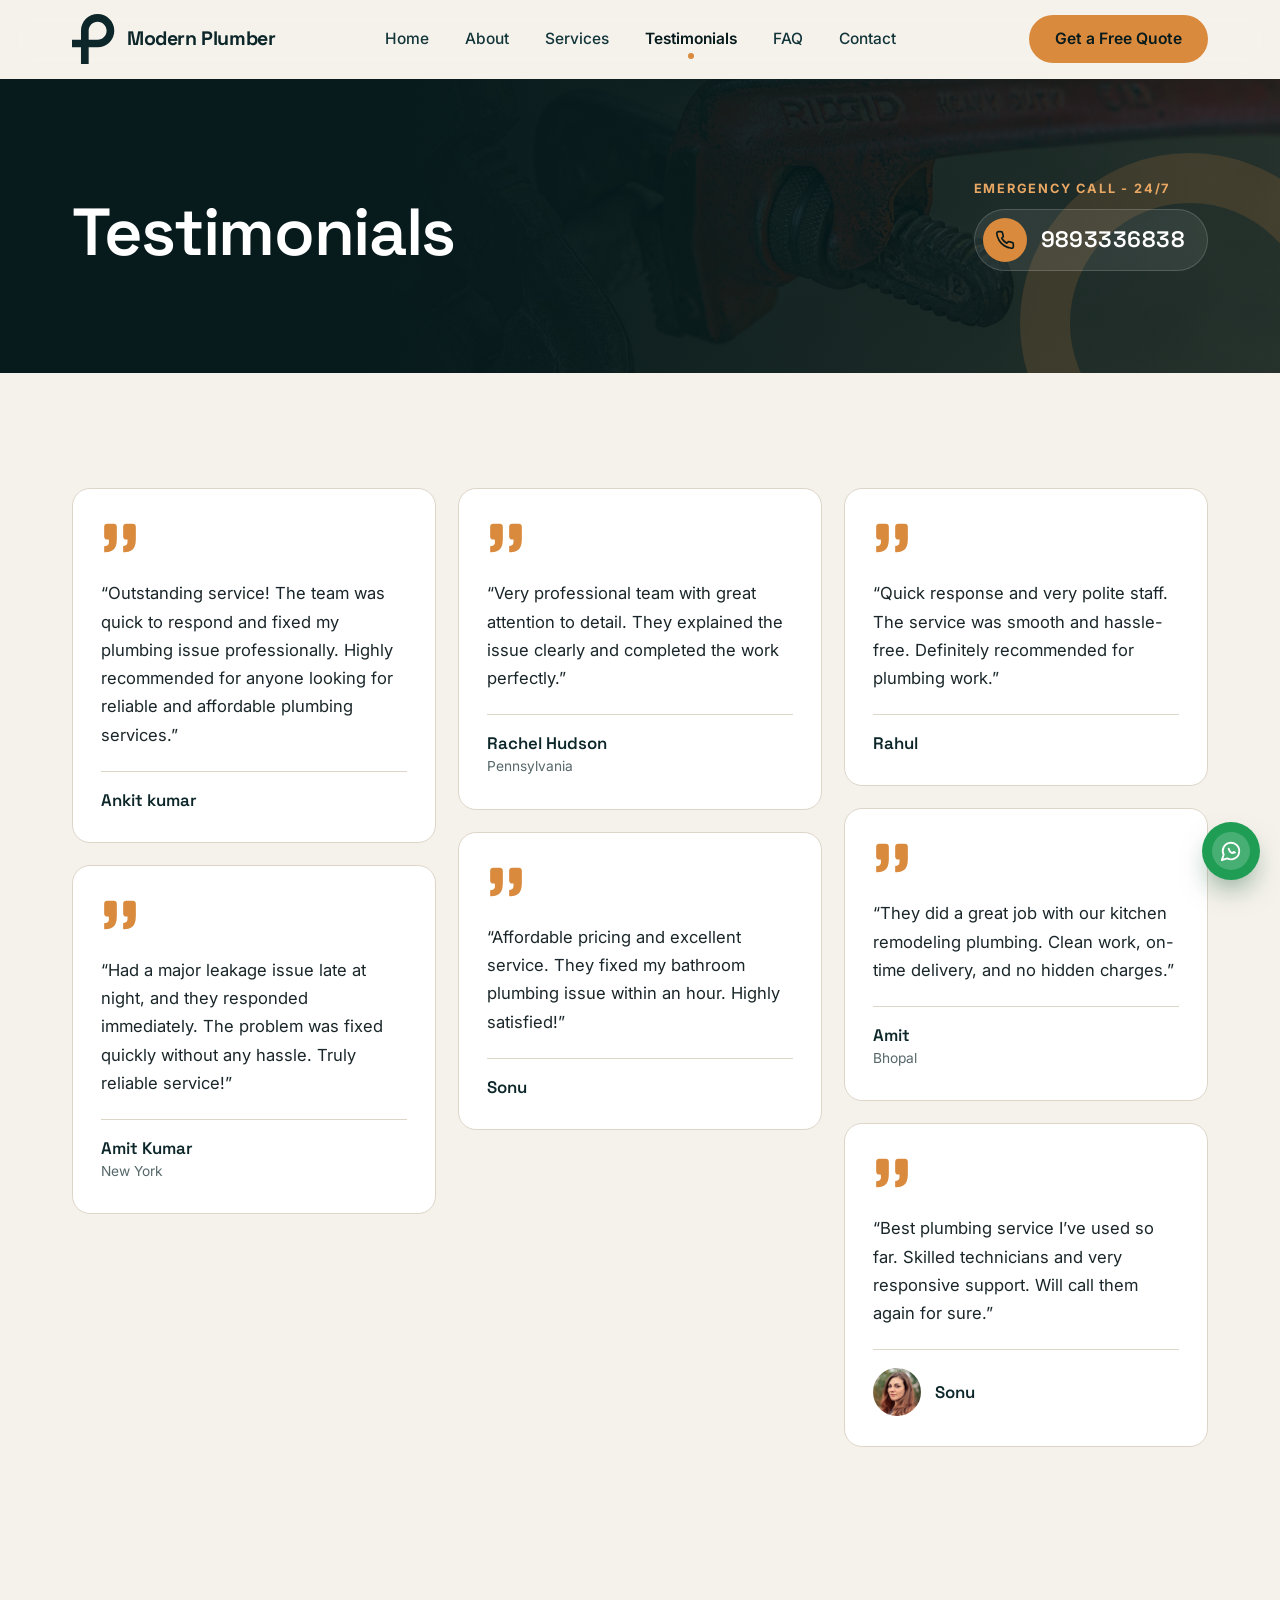
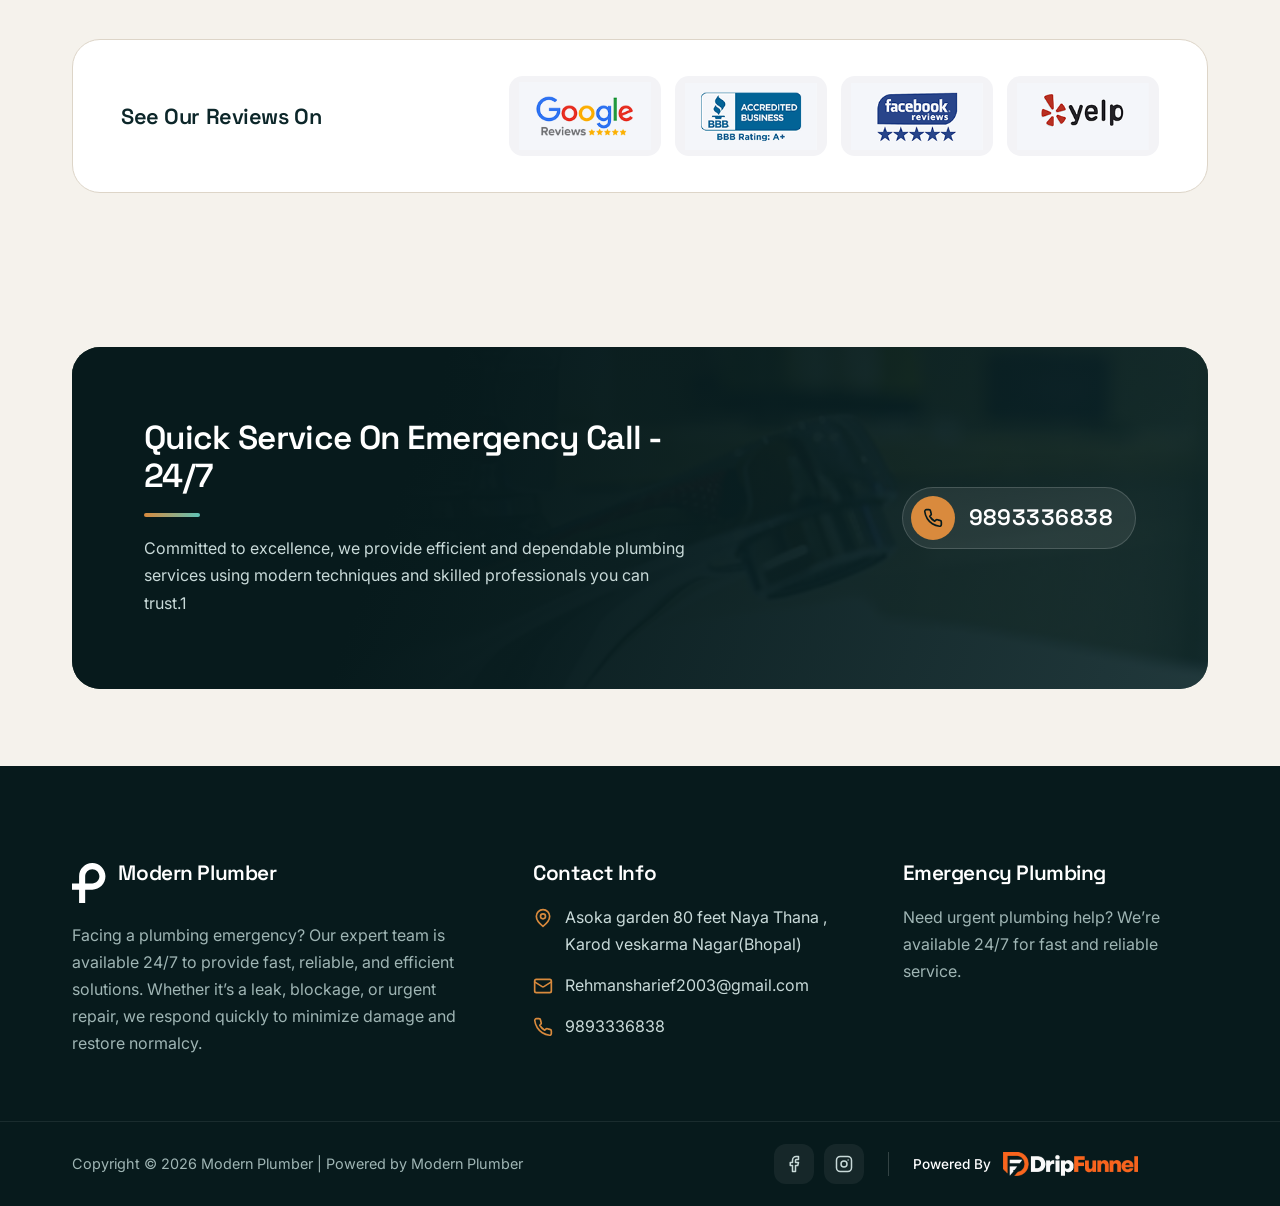
<file: pages/testimonials.html>
<!doctype html>
<html lang="en-US" class="no-js">
<head>
  <meta charset="utf-8">
  <meta name="viewport" content="width=device-width, initial-scale=1">
  <title>Testimonials - Modern Plumber</title>
  <meta name="description" content="Testimonials Emergency Call – 24/7 9893336838 “Outstanding service! The team was quick to respond and fixed my plumbing issue professionally. Highly recommended for anyone looking for reliable and affordable plumbing services.” Ankit kumar “Had a major leakage issue late at night, and they responded immediately. The problem was fixed quickly without any hassle. Truly reliable […]">
  <meta name="robots" content="index, max-snippet:-1, max-image-preview:large, max-video-preview:-1, follow">
  <link rel="canonical" href="https://modernplumber.online/testimonials/">
  <meta property="og:url" content="https://modernplumber.online/testimonials/">
  <meta property="og:site_name" content="Modern Plumber">
  <meta property="og:locale" content="en_US">
  <meta property="og:type" content="article">
  <meta property="og:title" content="Testimonials - Modern Plumber">
  <meta property="og:description" content="Testimonials Emergency Call – 24/7 9893336838 “Outstanding service! The team was quick to respond and fixed my plumbing issue professionally. Highly recommended for anyone looking for reliable and affordable plumbing services.” Ankit kumar “Had a major leakage issue late at night, and they responded immediately. The problem was fixed quickly without any hassle. Truly reliable […] ">
  <meta name="theme-color" content="#0c2629">
  <link rel="icon" type="image/svg+xml" href="../images/favicon.svg">
  <link rel="preconnect" href="https://fonts.googleapis.com">
  <link rel="preconnect" href="https://fonts.gstatic.com" crossorigin>
  <link rel="stylesheet" href="https://fonts.googleapis.com/css2?family=Inter:wght@400;500;600;700&amp;family=Space+Grotesk:wght@500;600;700&amp;display=swap">
  <link rel="stylesheet" href="../css/style.css">
  <link rel="stylesheet" href="../css/responsive.css">
  <script type="application/ld+json">{"@context":"https://schema.org","@type":"Organization","@id":"https://modernplumber.online/#Organization","name":"","url":"https://modernplumber.online","logo":{"@type":"ImageObject","@id":"https://modernplumber.online/#logo","inLanguage":"en-US"},"description":"Modern Plumber"}</script>
</head>
<body>
  <svg width="0" height="0" style="position:absolute" aria-hidden="true" focusable="false"><symbol id="i-phone" viewBox="0 0 24 24"><path d="M22 16.92v3a2 2 0 0 1-2.18 2 19.79 19.79 0 0 1-8.63-3.07 19.5 19.5 0 0 1-6-6 19.79 19.79 0 0 1-3.07-8.67A2 2 0 0 1 4.11 2h3a2 2 0 0 1 2 1.72c.13.96.36 1.9.7 2.81a2 2 0 0 1-.45 2.11L8.09 9.91a16 16 0 0 0 6 6l1.27-1.27a2 2 0 0 1 2.11-.45c.91.34 1.85.57 2.81.7A2 2 0 0 1 22 16.92z"/></symbol><symbol id="i-wrench" viewBox="0 0 24 24"><path d="M14.7 6.3a1 1 0 0 0 0 1.4l1.6 1.6a1 1 0 0 0 1.4 0l3.77-3.77a6 6 0 0 1-7.94 7.94l-6.91 6.91a2.12 2.12 0 0 1-3-3l6.91-6.91a6 6 0 0 1 7.94-7.94l-3.76 3.76z"/></symbol><symbol id="i-flame" viewBox="0 0 24 24"><path d="M8.5 14.5A2.5 2.5 0 0 0 11 12c0-1.38-.5-2-1-3-1.07-2.14-.22-4.05 2-6 .5 2.5 2 4.9 4 6.5 2 1.6 3 3.5 3 5.5a7 7 0 1 1-14 0c0-1.15.43-2.29 1-3a2.5 2.5 0 0 0 2.5 2.5z"/></symbol><symbol id="i-tools" viewBox="0 0 24 24"><path d="m15 12-8.5 8.5a2.12 2.12 0 0 1-3-3L12 9"/><path d="M17.64 15 22 10.64"/><path d="m20.91 11.7-1.25-1.25a3.2 3.2 0 0 1-.93-2.25v-.86L16.01 4.6a5.56 5.56 0 0 0-3.94-1.64H9l.92.82A6.18 6.18 0 0 1 12 8.4v1.56l2 2h2.47l2.26 1.91"/></symbol><symbol id="i-toolbox" viewBox="0 0 24 24"><rect x="2" y="7" width="20" height="14" rx="2"/><path d="M16 7V5a2 2 0 0 0-2-2h-4a2 2 0 0 0-2 2v2"/><path d="M2 13h20"/><path d="M8 11v4M16 11v4"/></symbol><symbol id="i-building" viewBox="0 0 24 24"><rect x="4" y="2" width="16" height="20" rx="2"/><path d="M9 22v-4h6v4"/><path d="M8 6h.01M12 6h.01M16 6h.01M8 10h.01M12 10h.01M16 10h.01M8 14h.01M12 14h.01M16 14h.01"/></symbol><symbol id="i-tape" viewBox="0 0 24 24"><path d="M21.3 15.3a2.4 2.4 0 0 1 0 3.4l-2.6 2.6a2.4 2.4 0 0 1-3.4 0L2.7 8.7a2.41 2.41 0 0 1 0-3.4l2.6-2.6a2.41 2.41 0 0 1 3.4 0Z"/><path d="m14.5 12.5 2-2M11.5 9.5l2-2M8.5 6.5l2-2M17.5 15.5l2-2"/></symbol><symbol id="i-check" viewBox="0 0 24 24"><path d="M20 6 9 17l-5-5"/></symbol><symbol id="i-pin" viewBox="0 0 24 24"><path d="M20 10c0 6-8 12-8 12s-8-6-8-12a8 8 0 0 1 16 0Z"/><circle cx="12" cy="10" r="3"/></symbol><symbol id="i-mail" viewBox="0 0 24 24"><rect x="2" y="4" width="20" height="16" rx="2"/><path d="m22 7-8.97 5.7a1.94 1.94 0 0 1-2.06 0L2 7"/></symbol><symbol id="i-arrow" viewBox="0 0 24 24"><path d="M5 12h14M12 5l7 7-7 7"/></symbol><symbol id="i-chev" viewBox="0 0 24 24"><path d="m6 9 6 6 6-6"/></symbol><symbol id="i-menu" viewBox="0 0 24 24"><path d="M4 7h16M4 12h16M4 17h16"/></symbol><symbol id="i-close" viewBox="0 0 24 24"><path d="M18 6 6 18M6 6l12 12"/></symbol><symbol id="i-info" viewBox="0 0 24 24"><circle cx="12" cy="12" r="10"/><path d="M12 16v-4M12 8h.01"/></symbol><symbol id="i-instagram" viewBox="0 0 24 24"><rect x="2" y="2" width="20" height="20" rx="5"/><circle cx="12" cy="12" r="4"/><path d="M17.5 6.5h.01"/></symbol><symbol id="i-facebook" viewBox="0 0 24 24"><path d="M18 2h-3a5 5 0 0 0-5 5v3H7v4h3v8h4v-8h3l1-4h-4V7a1 1 0 0 1 1-1h3z"/></symbol><symbol id="i-chat" viewBox="0 0 24 24"><path d="M7.9 20A9 9 0 1 0 4 16.1L2 22Z"/><path d="M9.5 9.5c.3 1.6 1.4 3.4 3.4 4.6.6.3 1.3-.2 1.6-.7l.3-.4 1.5.8"/></symbol><symbol id="i-quote" viewBox="0 0 24 24"><path d="M3 21c3 0 7-1 7-8V5c0-1.25-.756-2.017-2-2H4c-1.25 0-2 .75-2 1.972V11c0 1.25.75 2 2 2 1 0 1 0 1 1v1c0 1-1 2-2 2s-1 .008-1 1.031V20c0 1 0 1 1 1z"/><path d="M15 21c3 0 7-1 7-8V5c0-1.25-.757-2.017-2-2h-4c-1.25 0-2 .75-2 1.972V11c0 1.25.75 2 2 2h.75c0 2.25.25 4-2.75 4v3c0 1 0 1 1 1z"/></symbol></svg>
  <a class="skip-link" href="#content">Skip to content</a>

  <header class="site-header">
    <div class="container header-inner">
      <a class="brand" href="../index.html">
        <img class="brand__logo" src="../images/logo-dark.svg" alt="plumbing service logo light" width="43" height="50">
        <span class="brand__name">Modern Plumber</span>
      </a>

      <button class="nav-toggle" type="button" aria-expanded="false" aria-controls="primary-nav" aria-label="Open menu">
        <svg class="icon icon--menu" aria-hidden="true" focusable="false"><use href="#i-menu"/></svg><svg class="icon icon--close" aria-hidden="true" focusable="false"><use href="#i-close"/></svg>
      </button>

      <nav class="primary-nav" id="primary-nav" aria-label="Primary">
        <ul class="primary-nav__list">
          <li><a class="primary-nav__link" href="../pages/home.html">Home</a></li>
          <li><a class="primary-nav__link" href="../pages/about.html">About</a></li>
          <li><a class="primary-nav__link" href="../pages/services.html">Services</a></li>
          <li><a class="primary-nav__link" href="../pages/testimonials.html" aria-current="page">Testimonials</a></li>
          <li><a class="primary-nav__link" href="../pages/faq.html">FAQ</a></li>
          <li><a class="primary-nav__link" href="../pages/contact.html">Contact</a></li>
        </ul>
        <a class="btn btn--block primary-nav__cta" href="../index.html#quote">Get a Free Quote</a>
      </nav>

      <a class="btn header-cta" href="../index.html#quote">Get a Free Quote</a>
    </div>
  </header>

  <main id="content">
    <section class="page-hero">
      <div class="page-hero__bg" style="background-image:url('../images/backgrounds/plumbing-metal-pipe-wrench.jpg')"></div>
      <div class="container page-hero__inner">
        <h1 class="reveal">Testimonials</h1>
        <div class="reveal" style="--delay:.1s">
          <div class="call-block">
            <h6>Emergency Call - 24/7</h6>
            <ul><li><a class="phone-pill" href="tel:+919893336838"><span class="phone-pill__icon"><svg class="icon" aria-hidden="true" focusable="false"><use href="#i-phone"/></svg></span><span>9893336838</span></a></li></ul>
          </div>
        </div>
      </div>
    </section>

    <section class="section">
      <div class="container">
        <div class="testimonial-grid testimonial-grid--masonry">
          <figure class="testimonial reveal" style="--delay:0.0s">
            <svg class="icon icon--fill testimonial__mark" aria-hidden="true" focusable="false"><use href="#i-quote"/></svg>
            <blockquote><p>“Outstanding service! The team was quick to respond and fixed my plumbing issue professionally. Highly recommended for anyone looking for reliable and affordable plumbing services.”</p></blockquote>
            <figcaption><span><cite class="testimonial__name">Ankit kumar</cite></span></figcaption>
          </figure>
          <figure class="testimonial reveal" style="--delay:0.08s">
            <svg class="icon icon--fill testimonial__mark" aria-hidden="true" focusable="false"><use href="#i-quote"/></svg>
            <blockquote><p>“Had a major leakage issue late at night, and they responded immediately. The problem was fixed quickly without any hassle. Truly reliable service!”</p></blockquote>
            <figcaption><span><cite class="testimonial__name">Amit Kumar</cite><span class="testimonial__job">New York</span></span></figcaption>
          </figure>
          <figure class="testimonial reveal" style="--delay:0.16s">
            <svg class="icon icon--fill testimonial__mark" aria-hidden="true" focusable="false"><use href="#i-quote"/></svg>
            <blockquote><p>“Very professional team with great attention to detail. They explained the issue clearly and completed the work perfectly.”</p></blockquote>
            <figcaption><span><cite class="testimonial__name">Rachel Hudson</cite><span class="testimonial__job">Pennsylvania</span></span></figcaption>
          </figure>
          <figure class="testimonial reveal" style="--delay:0.0s">
            <svg class="icon icon--fill testimonial__mark" aria-hidden="true" focusable="false"><use href="#i-quote"/></svg>
            <blockquote><p>“Affordable pricing and excellent service. They fixed my bathroom plumbing issue within an hour. Highly satisfied!”</p></blockquote>
            <figcaption><span><cite class="testimonial__name">Sonu</cite></span></figcaption>
          </figure>
          <figure class="testimonial reveal" style="--delay:0.08s">
            <svg class="icon icon--fill testimonial__mark" aria-hidden="true" focusable="false"><use href="#i-quote"/></svg>
            <blockquote><p>“Quick response and very polite staff. The service was smooth and hassle-free. Definitely recommended for plumbing work.”</p></blockquote>
            <figcaption><span><cite class="testimonial__name">Rahul</cite></span></figcaption>
          </figure>
          <figure class="testimonial reveal" style="--delay:0.16s">
            <svg class="icon icon--fill testimonial__mark" aria-hidden="true" focusable="false"><use href="#i-quote"/></svg>
            <blockquote><p>“They did a great job with our kitchen remodeling plumbing. Clean work, on-time delivery, and no hidden charges.”</p></blockquote>
            <figcaption><span><cite class="testimonial__name">Amit</cite><span class="testimonial__job">Bhopal</span></span></figcaption>
          </figure>
          <figure class="testimonial reveal" style="--delay:0.0s">
            <svg class="icon icon--fill testimonial__mark" aria-hidden="true" focusable="false"><use href="#i-quote"/></svg>
            <blockquote><p>“Best plumbing service I’ve used so far. Skilled technicians and very responsive support. Will call them again for sure.”</p></blockquote>
            <figcaption><img class="testimonial__avatar" src="../images/testimonials/ava-woman-3.jpg" alt="" width="48" height="48" loading="lazy"><span><cite class="testimonial__name">Sonu</cite></span></figcaption>
          </figure>
        </div>
      </div>
    </section>

    <section class="section section--tight" aria-labelledby="reviews-on">
      <div class="container">
        <div class="reviews-strip reveal">
          <h4 id="reviews-on">See Our Reviews On</h4>
          <ul class="reviews-strip__logos"><li><img src="../images/reviews/logo-04-free-img.png" alt="Google Reviews" width="192" height="98" loading="lazy"></li><li><img src="../images/reviews/logo-01-free-img.png" alt="BBB Accredited Business, BBB Rating: A+" width="192" height="98" loading="lazy"></li><li><img src="../images/reviews/logo-03-free-img.png" alt="Facebook reviews" width="192" height="98" loading="lazy"></li><li><img src="../images/reviews/logo-02-free-img.png" alt="Yelp" width="192" height="98" loading="lazy"></li></ul>
        </div>
      </div>
    </section>

    <section class="section section--tight">
      <div class="container">
        <div class="cta-band reveal">
          <div class="cta-band__bg" style="background-image:url('../images/services/water-tap.jpeg')"></div>
          <div>
            <h3>Quick Service On Emergency Call - 24/7</h3>
            <hr class="rule">
            <p>Committed to excellence, we provide efficient and dependable plumbing services using modern techniques and skilled professionals you can trust.1</p>
          </div>
          <ul class="cta-band__action"><li><a class="phone-pill" href="tel:+919893336838"><span class="phone-pill__icon"><svg class="icon" aria-hidden="true" focusable="false"><use href="#i-phone"/></svg></span><span>9893336838</span></a></li></ul>
        </div>
      </div>
    </section>
  </main>

  <footer class="site-footer">
    <div class="container footer-grid">
      <div class="footer-col footer-col--brand">
        <div class="footer-brand">
          <img class="brand__logo brand__logo--footer" src="../images/logo.svg" alt="" width="34" height="40">
          <h2>Modern Plumber</h2>
        </div>
        <p>Facing a plumbing emergency? Our expert team is available 24/7 to provide fast, reliable, and efficient solutions. Whether it’s a leak, blockage, or urgent repair, we respond quickly to minimize damage and restore normalcy.</p>
      </div>
      <nav class="footer-col" aria-label="Contact Info">
        <h2>Contact Info</h2>
        <ul class="footer-contact">
          <li><a href="https://www.google.com/maps/search/?api=1&query=Asoka%20garden%2080%20feet%20Naya%20Thana%2C%20Karod%20veskarma%20Nagar%2C%20Bhopal" target="_blank" rel="noopener"><svg class="icon" aria-hidden="true" focusable="false"><use href="#i-pin"/></svg><span>Asoka garden 80 feet Naya Thana , Karod veskarma Nagar(Bhopal)</span></a></li>
          <li><a href="mailto:Rehmansharief2003@gmail.com"><svg class="icon" aria-hidden="true" focusable="false"><use href="#i-mail"/></svg><span>Rehmansharief2003@gmail.com</span></a></li>
          <li><a href="tel:+919893336838"><svg class="icon" aria-hidden="true" focusable="false"><use href="#i-phone"/></svg><span>9893336838</span></a></li>
        </ul>
      </nav>
      <div class="footer-col">
        <h2>Emergency Plumbing</h2>
        <p>Need urgent plumbing help? We’re available 24/7 for fast and reliable service.</p>
      </div>
    </div>
    <div class="footer-bottom">
      <div class="container footer-bottom__inner">
        <p>Copyright © 2026 Modern Plumber | Powered by Modern Plumber</p>
        <div class="footer-bottom__end">
          <div class="socials">
            <a href="https://www.instagram.com/pelamaber_contactor?utm_source=qr&amp;igsh=MXN5cmpybzRpdmVkaQ==" target="_blank" rel="noopener" aria-label="Facebook"><svg class="icon" aria-hidden="true" focusable="false"><use href="#i-facebook"/></svg></a>
            <a href="https://www.instagram.com/pelamaber_contactor?utm_source=qr&amp;igsh=MXN5cmpybzRpdmVkaQ==" target="_blank" rel="noopener" aria-label="Instagram"><svg class="icon" aria-hidden="true" focusable="false"><use href="#i-instagram"/></svg></a>
          </div>
          <p class="powered-by">
            <span>Powered By</span>
            <a href="https://www.dripfunnel.com/in/" target="_blank" rel="noopener"><img src="../images/dripfunnel/dripfunnel-white-logo.png" alt="DripFunnel" width="405" height="72"></a>
          </p>
        </div>
      </div>
    </div>
  </footer>

  <a class="wa-float" href="https://wa.me/919893336838" target="_blank" rel="noopener">
    <span class="wa-float__icon"><svg class="icon" aria-hidden="true" focusable="false"><use href="#i-chat"/></svg></span><span class="wa-float__text">WhatsApp us</span>
  </a>

  <script src="../js/navigation.js"></script>
  <script src="../js/main.js"></script>
</body>
</html>
</file>
<file: css/style.css>
/* ==========================================================================
   Modern Plumber — main stylesheet
   Design tokens, base styles, layout and components.
   Breakpoint overrides live in responsive.css.
   ========================================================================== */

:root {
  /* Palette */
  --ink-950: #071a1c;
  --ink-900: #0c2629;
  --ink-800: #123539;
  --ink-700: #1b474c;
  --ink-600: #2a5f64;
  --brass-600: #b9681f;
  --brass-500: #d98a3d;
  --brass-400: #e9a764;
  --brass-100: #fbeedd;
  --aqua-400: #5fc4b8;
  --paper: #f5f2ec;
  --paper-2: #ece6dc;
  --white: #ffffff;
  --text: #1a2629;
  --muted: #56676a;
  --line: #ddd5c8;
  --danger: #b4321f;

  /* Type */
  --font-display: "Space Grotesk", "Segoe UI", system-ui, sans-serif;
  --font-body: "Inter", "Segoe UI", system-ui, -apple-system, sans-serif;

  /* Shape & depth */
  --radius-sm: 10px;
  --radius: 18px;
  --radius-lg: 28px;
  --shadow-sm: 0 2px 6px rgba(7, 26, 28, 0.06);
  --shadow: 0 14px 40px -12px rgba(7, 26, 28, 0.22);
  --shadow-lg: 0 30px 70px -20px rgba(7, 26, 28, 0.4);

  /* Layout */
  --container: 1200px;
  --gutter: clamp(16px, 4vw, 32px);
  --header-h: 78px;
  --section-y: clamp(64px, 9vw, 120px);
  --ease: cubic-bezier(0.22, 1, 0.36, 1);
}

/* ---------- Reset / base ---------- */
*,
*::before,
*::after { box-sizing: border-box; }

html { scroll-behavior: smooth; scroll-padding-top: calc(var(--header-h) + 16px); -webkit-text-size-adjust: 100%; }

body {
  margin: 0;
  font-family: var(--font-body);
  font-size: 1rem;
  line-height: 1.7;
  color: var(--text);
  background: var(--paper);
  overflow-x: hidden;
  -webkit-font-smoothing: antialiased;
}

img, video, iframe, svg { display: block; max-width: 100%; }
img { height: auto; }

h1, h2, h3, h4, h5, h6 {
  margin: 0 0 0.5em;
  font-family: var(--font-display);
  font-weight: 600;
  line-height: 1.15;
  letter-spacing: -0.02em;
  color: var(--ink-900);
  overflow-wrap: break-word;
}

h1 { font-size: clamp(2.3rem, 5.2vw, 4.25rem); }
h2 { font-size: clamp(1.9rem, 3.6vw, 3rem); }
h3 { font-size: clamp(1.5rem, 2.6vw, 2.15rem); }
h4 { font-size: clamp(1.2rem, 1.7vw, 1.4rem); }

p { margin: 0 0 1em; }
p:last-child { margin-bottom: 0; }

a { color: inherit; text-decoration-thickness: 1px; text-underline-offset: 3px; }

ul { margin: 0; padding: 0; list-style: none; }

:focus-visible {
  outline: 3px solid var(--brass-400);
  outline-offset: 3px;
  border-radius: 6px;
}

.icon { width: 1.25em; height: 1.25em; flex: none; fill: none; stroke: currentColor; stroke-width: 2; stroke-linecap: round; stroke-linejoin: round; }
.icon--fill { fill: currentColor; stroke: none; }

.skip-link {
  position: absolute;
  left: 16px;
  top: -60px;
  z-index: 200;
  padding: 10px 18px;
  background: var(--brass-500);
  color: var(--ink-950);
  font-weight: 600;
  border-radius: var(--radius-sm);
  text-decoration: none;
  transition: top 0.2s;
}
.skip-link:focus { top: 12px; }

.container { width: 100%; max-width: var(--container); margin-inline: auto; padding-inline: var(--gutter); }

.section { padding-block: var(--section-y); position: relative; }
.section--tight { padding-block: clamp(48px, 6vw, 80px); }
.section--white { background: var(--white); }
.section--sand { background: var(--paper-2); }
.section--dark { background: var(--ink-900); color: #d5e2e1; }
.section--dark h1, .section--dark h2, .section--dark h3, .section--dark h4 { color: var(--white); }

/* ---------- Typographic helpers ---------- */
.eyebrow {
  display: inline-flex;
  align-items: center;
  gap: 12px;
  margin: 0 0 16px;
  font-family: var(--font-body);
  font-size: 0.8rem;
  font-weight: 700;
  letter-spacing: 0.16em;
  text-transform: uppercase;
  color: var(--brass-600);
}
.eyebrow::before { content: ""; width: 28px; height: 2px; background: currentColor; border-radius: 2px; }
.section--dark .eyebrow, .hero .eyebrow, .page-hero .eyebrow { color: var(--brass-400); }

.rule { width: 56px; height: 4px; border: 0; margin: 20px 0 24px; border-radius: 4px; background: linear-gradient(90deg, var(--brass-500), var(--aqua-400)); }
.text-center .rule, .rule--center { margin-inline: auto; }

.lead { font-size: clamp(1.05rem, 1.4vw, 1.2rem); color: var(--muted); }
.section--dark .lead, .hero .lead { color: #b9cccb; }

.text-center { text-align: center; }

.section-head { max-width: 720px; margin-bottom: clamp(36px, 5vw, 56px); }
.section-head.text-center { margin-inline: auto; }
.section-head--row { max-width: none; display: flex; align-items: flex-end; justify-content: space-between; gap: 24px 48px; flex-wrap: wrap; }
.section-head--row > div { max-width: 640px; }

/* ---------- Buttons ---------- */
.btn {
  --btn-bg: var(--brass-500);
  --btn-fg: var(--ink-950);
  display: inline-flex;
  align-items: center;
  justify-content: center;
  gap: 10px;
  min-height: 48px;
  padding: 12px 24px;
  border: 2px solid transparent;
  border-radius: 999px;
  background: var(--btn-bg);
  color: var(--btn-fg);
  font: 600 0.98rem/1.2 var(--font-body);
  text-decoration: none;
  cursor: pointer;
  transition: transform 0.25s var(--ease), background-color 0.25s, box-shadow 0.25s, color 0.25s, border-color 0.25s;
}
.btn:hover { transform: translateY(-2px); background: var(--brass-400); box-shadow: 0 12px 26px -10px rgba(217, 138, 61, 0.7); }
.btn .icon { transition: transform 0.25s var(--ease); }
.btn:hover .icon--arrow { transform: translateX(4px); }

.btn--dark { --btn-bg: var(--ink-900); --btn-fg: var(--white); }
.btn--dark:hover { background: var(--ink-700); box-shadow: var(--shadow); }

.btn--ghost { --btn-bg: transparent; --btn-fg: var(--ink-900); border-color: var(--ink-900); }
.btn--ghost:hover { background: var(--ink-900); color: var(--white); box-shadow: none; }

.btn--block { width: 100%; }

.link-arrow {
  display: inline-flex;
  align-items: center;
  gap: 8px;
  font-weight: 600;
  color: var(--ink-800);
  text-decoration: none;
}
.link-arrow .icon { color: var(--brass-500); transition: transform 0.25s var(--ease); }
.link-arrow:hover .icon { transform: translateX(4px); }

/* Phone pill — used for every "Emergency Call" phone number */
.phone-pill {
  display: inline-flex;
  align-items: center;
  gap: 14px;
  padding: 8px 22px 8px 8px;
  border-radius: 999px;
  background: rgba(255, 255, 255, 0.08);
  border: 1px solid rgba(255, 255, 255, 0.16);
  color: var(--white);
  font: 600 clamp(1.15rem, 2vw, 1.4rem)/1 var(--font-display);
  letter-spacing: 0.02em;
  text-decoration: none;
  transition: background-color 0.25s, transform 0.25s var(--ease);
}
.phone-pill__icon {
  display: grid;
  place-items: center;
  width: 44px;
  height: 44px;
  border-radius: 50%;
  background: var(--brass-500);
  color: var(--ink-950);
}
.phone-pill__icon .icon { width: 20px; height: 20px; }
.phone-pill:hover { background: rgba(255, 255, 255, 0.16); transform: translateY(-2px); }
.phone-pill--light { background: var(--white); border-color: var(--line); color: var(--ink-900); box-shadow: var(--shadow-sm); }
.phone-pill--light:hover { background: var(--brass-100); }

.call-block h6, .call-block .call-block__label {
  margin: 0 0 12px;
  font: 700 0.8rem/1.2 var(--font-body);
  letter-spacing: 0.14em;
  text-transform: uppercase;
  color: var(--brass-400);
}

/* ==========================================================================
   Header & navigation
   ========================================================================== */
.site-header {
  position: sticky;
  top: 0;
  z-index: 100;
  background: rgba(245, 242, 236, 0.88);
  backdrop-filter: saturate(160%) blur(14px);
  -webkit-backdrop-filter: saturate(160%) blur(14px);
  border-bottom: 1px solid transparent;
  transition: box-shadow 0.3s, border-color 0.3s, background-color 0.3s;
}
.site-header.is-scrolled { border-color: var(--line); box-shadow: 0 8px 30px -18px rgba(7, 26, 28, 0.35); background: rgba(245, 242, 236, 0.96); }

.header-inner { display: flex; align-items: center; gap: 24px; min-height: var(--header-h); }

.brand { display: inline-flex; align-items: center; gap: 12px; text-decoration: none; color: var(--ink-900); flex: none; }
.brand__logo { width: auto; height: 50px; transition: transform 0.35s var(--ease); }
.brand:hover .brand__logo { transform: rotate(-6deg) scale(1.04); }
.brand__logo--footer { height: 40px; }
.brand__name { font: 700 1.22rem/1 var(--font-display); letter-spacing: -0.02em; }

.primary-nav { margin-left: auto; }
.primary-nav__list { display: flex; align-items: center; gap: 4px; }

/* Desktop: logo left, menu centred in the bar, CTA right */
@media (min-width: 1025px) {
  .header-inner { display: grid; grid-template-columns: 1fr auto 1fr; }
  .brand { justify-self: start; }
  .primary-nav { margin-left: 0; }
  .primary-nav__list { justify-content: center; }
  .header-cta { justify-self: end; }
}
.primary-nav__link {
  position: relative;
  display: block;
  padding: 10px 16px;
  border-radius: 999px;
  font-weight: 500;
  font-size: 0.97rem;
  color: var(--ink-800);
  text-decoration: none;
  transition: background-color 0.2s, color 0.2s;
}
.primary-nav__link:hover { background: rgba(18, 53, 57, 0.07); }
.primary-nav__link[aria-current="page"] { color: var(--ink-950); font-weight: 600; }
.primary-nav__link[aria-current="page"]::after {
  content: "";
  position: absolute;
  left: 50%;
  bottom: 3px;
  width: 6px;
  height: 6px;
  margin-left: -3px;
  border-radius: 50%;
  background: var(--brass-500);
}

.header-cta { flex: none; }
.primary-nav__cta { display: none; }

.nav-toggle {
  display: none;
  place-items: center;
  width: 46px;
  height: 46px;
  margin-left: auto;
  border: 1px solid var(--line);
  border-radius: 14px;
  background: var(--white);
  color: var(--ink-900);
  cursor: pointer;
}
.nav-toggle .icon { width: 22px; height: 22px; }
.nav-toggle .icon--close { display: none; }
.nav-toggle[aria-expanded="true"] .icon--menu { display: none; }
.nav-toggle[aria-expanded="true"] .icon--close { display: block; }

/* ==========================================================================
   Hero (homepages)
   ========================================================================== */
.hero {
  position: relative;
  isolation: isolate;
  overflow: hidden;
  background: var(--ink-950);
  color: #d5e2e1;
  padding-block: clamp(56px, 8vw, 110px) clamp(64px, 9vw, 120px);
}
.hero__bg {
  position: absolute;
  inset: 0;
  z-index: -2;
  background-size: cover;
  background-position: center;
  opacity: 0.35;
}
.hero::before {
  content: "";
  position: absolute;
  inset: 0;
  z-index: -1;
  background:
    radial-gradient(1000px 500px at 85% -10%, rgba(217, 138, 61, 0.28), transparent 60%),
    linear-gradient(100deg, var(--ink-950) 25%, rgba(7, 26, 28, 0.7) 65%, rgba(7, 26, 28, 0.85));
}
.hero__grid { display: grid; grid-template-columns: minmax(0, 1.08fr) minmax(0, 0.92fr); gap: clamp(32px, 5vw, 72px); align-items: center; }
.hero h1 { color: var(--white); margin-bottom: 20px; }
.hero h1 .accent { color: var(--brass-400); }
.hero__copy .lead { max-width: 560px; }
.hero__copy .rule { margin-block: 28px; }

/* ---------- Card shells ---------- */
.card {
  position: relative;
  background: var(--white);
  border-radius: var(--radius-lg);
  box-shadow: var(--shadow);
  color: var(--text);
}
.form-card { padding: clamp(24px, 3.4vw, 40px); }
.form-card > h3 { margin-bottom: 6px; }
.form-card .rule { margin: 14px 0 22px; }

.notice {
  display: flex;
  gap: 14px;
  align-items: flex-start;
  padding: 18px 20px;
  border-radius: var(--radius);
  background: var(--paper);
  border: 1px dashed var(--line);
  color: var(--muted);
}
.notice .icon { color: var(--brass-600); margin-top: 3px; }

/* ==========================================================================
   Form
   ========================================================================== */
.quote-form { display: grid; grid-template-columns: repeat(2, minmax(0, 1fr)); gap: 16px 18px; }
.field { display: flex; flex-direction: column; gap: 6px; min-width: 0; }
.field--full { grid-column: 1 / -1; }
.field label, .field .field__label { font-weight: 600; font-size: 0.92rem; color: var(--ink-900); }
.field .req { color: var(--danger); margin-left: 2px; }
.field input,
.field select,
.field textarea {
  width: 100%;
  min-height: 48px;
  padding: 12px 14px;
  border: 1.5px solid var(--line);
  border-radius: 12px;
  background: var(--paper);
  font: inherit;
  font-size: 0.98rem;
  color: var(--text);
  transition: border-color 0.2s, box-shadow 0.2s, background-color 0.2s;
}
.field textarea { min-height: 110px; resize: vertical; }
.field select {
  appearance: none;
  background-image: url("data:image/svg+xml,%3Csvg xmlns='http://www.w3.org/2000/svg' width='24' height='24' fill='none' stroke='%23123539' stroke-width='2' stroke-linecap='round' stroke-linejoin='round'%3E%3Cpath d='m6 9 6 6 6-6'/%3E%3C/svg%3E");
  background-repeat: no-repeat;
  background-position: right 12px center;
  background-size: 18px;
  padding-right: 40px;
}
.field input:focus, .field select:focus, .field textarea:focus { outline: none; border-color: var(--ink-600); background: var(--white); box-shadow: 0 0 0 4px rgba(42, 95, 100, 0.15); }
.field__help { font-size: 0.82rem; color: var(--muted); line-height: 1.45; }
.field__error { display: none; font-size: 0.82rem; font-weight: 600; color: var(--danger); }
.field.has-error input, .field.has-error select, .field.has-error textarea { border-color: var(--danger); background: #fff7f5; }
.field.has-error .field__error { display: block; }
.form-message { grid-column: 1 / -1; padding: 12px 16px; border-radius: 12px; background: #fdecea; color: var(--danger); font-weight: 600; font-size: 0.92rem; }
.form-message[hidden] { display: none; }
.quote-form .btn { grid-column: 1 / -1; margin-top: 4px; }

/* ==========================================================================
   About split
   ========================================================================== */
.split { display: grid; grid-template-columns: minmax(0, 1fr) minmax(0, 1fr); gap: clamp(36px, 6vw, 88px); align-items: center; }
.split--reverse > :first-child { order: 2; }

.collage { position: relative; padding: 0 0 18% 12%; }
.collage__main { border-radius: var(--radius-lg); box-shadow: var(--shadow); width: 100%; aspect-ratio: 700 / 470; object-fit: cover; }
.collage__inset {
  position: absolute;
  left: 0;
  bottom: 0;
  width: 46%;
  border-radius: var(--radius);
  border: 6px solid var(--white);
  box-shadow: var(--shadow-lg);
  background: var(--white);
}
.collage__inset--wide { aspect-ratio: 700 / 470; object-fit: cover; }
.collage::after {
  content: "";
  position: absolute;
  right: -14px;
  top: -14px;
  width: 120px;
  height: 120px;
  z-index: -1;
  border-radius: 24px;
  background-image: radial-gradient(var(--brass-500) 2px, transparent 2px);
  background-size: 14px 14px;
  opacity: 0.55;
}

/* ==========================================================================
   Service cards (home)
   ========================================================================== */
.service-grid { display: grid; grid-template-columns: repeat(3, minmax(0, 1fr)); gap: 22px; }
.service-card {
  position: relative;
  display: flex;
  flex-direction: column;
  padding: 32px 28px 28px;
  border-radius: var(--radius);
  background: var(--white);
  border: 1px solid var(--line);
  overflow: hidden;
  transition: transform 0.35s var(--ease), box-shadow 0.35s, border-color 0.35s;
}
.service-card::before {
  content: "";
  position: absolute;
  left: 0;
  top: 0;
  height: 4px;
  width: 0;
  background: linear-gradient(90deg, var(--brass-500), var(--aqua-400));
  transition: width 0.45s var(--ease);
}
.service-card:hover { transform: translateY(-6px); box-shadow: var(--shadow); border-color: transparent; }
.service-card:hover::before { width: 100%; }
.service-card__num {
  margin: 0 0 18px;
  font: 700 2.6rem/1 var(--font-display);
  letter-spacing: -0.03em;
  color: transparent;
  -webkit-text-stroke: 1.5px var(--brass-500);
}
.service-card h4 { margin-bottom: 10px; }
.service-card p { color: var(--muted); font-size: 0.97rem; }
.service-card .link-arrow { margin-top: auto; padding-top: 18px; }
.service-grid--compact .service-card { flex-direction: row; align-items: center; justify-content: space-between; padding: 26px 28px; }
.service-grid--compact .service-card__num { margin: 0; }
.service-grid--compact .service-card .link-arrow { margin: 0; padding: 0; }

/* ==========================================================================
   Testimonials
   ========================================================================== */
.testimonial-grid { display: grid; grid-template-columns: repeat(3, minmax(0, 1fr)); gap: 22px; }
.testimonial {
  display: flex;
  flex-direction: column;
  gap: 22px;
  margin: 0;
  padding: 30px 28px;
  border-radius: var(--radius);
  background: var(--white);
  border: 1px solid var(--line);
  transition: transform 0.35s var(--ease), box-shadow 0.35s;
}
.testimonial:hover { transform: translateY(-4px); box-shadow: var(--shadow); }
.testimonial__mark { width: 38px; height: 38px; color: var(--brass-500); }
.testimonial blockquote { margin: 0; font-size: 1.04rem; line-height: 1.7; color: var(--text); }
.testimonial figcaption { display: flex; align-items: center; gap: 14px; margin-top: auto; padding-top: 18px; border-top: 1px solid var(--line); }
.testimonial__avatar { width: 48px; height: 48px; border-radius: 50%; object-fit: cover; }
.testimonial__name { display: block; font: 600 1.05rem/1.3 var(--font-display); color: var(--ink-900); font-style: normal; }
.testimonial__job { display: block; font-size: 0.86rem; color: var(--muted); }
.testimonial-grid--masonry { display: block; columns: 3; column-gap: 22px; }
.testimonial-grid--masonry .testimonial { break-inside: avoid; margin-bottom: 22px; }

/* ==========================================================================
   Media (videos + photos)
   ========================================================================== */
.media-grid { display: grid; grid-template-columns: repeat(3, minmax(0, 1fr)); gap: 18px; }
.media-tile {
  position: relative;
  margin: 0;
  overflow: hidden;
  border-radius: var(--radius);
  background: var(--ink-950);
  box-shadow: var(--shadow);
}
.media-tile video { width: 100%; aspect-ratio: 9 / 14; object-fit: cover; }
.photo-grid { display: grid; grid-template-columns: 1fr 0.62fr 1.4fr; gap: 18px; margin-top: 18px; align-items: stretch; }
.photo-grid .media-tile img { width: 100%; height: 100%; min-height: 240px; object-fit: cover; transition: transform 0.6s var(--ease); }
.photo-grid .media-tile:hover img { transform: scale(1.04); }

/* ==========================================================================
   Review platforms strip
   ========================================================================== */
.reviews-strip { display: flex; align-items: center; justify-content: space-between; gap: 24px 40px; flex-wrap: wrap; padding: clamp(24px, 3vw, 36px) clamp(24px, 4vw, 48px); border-radius: var(--radius-lg); background: var(--white); border: 1px solid var(--line); }
.reviews-strip h4 { margin: 0; }
.reviews-strip__logos { display: flex; flex-wrap: wrap; gap: 14px; }
.reviews-strip__logos li { display: grid; place-items: center; padding: 6px 10px; border-radius: 14px; background: #f3f3f6; transition: transform 0.3s var(--ease), box-shadow 0.3s; }
.reviews-strip__logos li:hover { transform: translateY(-3px); box-shadow: var(--shadow-sm); }
.reviews-strip__logos img { width: 132px; height: auto; }

/* ==========================================================================
   Emergency CTA band
   ========================================================================== */
.cta-band {
  position: relative;
  isolation: isolate;
  overflow: hidden;
  border-radius: var(--radius-lg);
  padding: clamp(36px, 6vw, 72px);
  background: var(--ink-900);
  color: #c9dad9;
  display: grid;
  grid-template-columns: minmax(0, 1.4fr) minmax(0, 1fr);
  gap: 32px 56px;
  align-items: center;
}
.cta-band__bg { position: absolute; inset: 0; z-index: -2; background-size: cover; background-position: center; opacity: 0.22; }
.cta-band::before { content: ""; position: absolute; inset: 0; z-index: -1; background: linear-gradient(110deg, var(--ink-950) 30%, rgba(12, 38, 41, 0.6)); }
.cta-band h3 { color: var(--white); margin: 0; }
.cta-band .rule { margin: 18px 0; }
.cta-band__action { justify-self: end; }

/* ==========================================================================
   Payment
   ========================================================================== */
.payment { background: linear-gradient(135deg, var(--ink-950), var(--ink-700)); color: #c9dad9; overflow: hidden; }
.payment__grid { display: grid; grid-template-columns: minmax(0, 1.1fr) minmax(0, 0.9fr); gap: clamp(32px, 6vw, 80px); align-items: center; }
.payment h2 { color: var(--white); }
.payment .lead { color: #b9cccb; }
.pay-card { max-width: 360px; justify-self: center; width: 100%; padding: 26px; text-align: center; }
.pay-card h3 { font-size: 1.15rem; letter-spacing: 0.14em; margin: 0 0 16px; }
.pay-card img { width: 100%; border-radius: var(--radius); border: 1px solid var(--line); }
.pay-card p { margin: 16px 0 0; font-weight: 600; color: var(--ink-900); }

/* ==========================================================================
   Inner page hero
   ========================================================================== */
.page-hero {
  position: relative;
  isolation: isolate;
  overflow: hidden;
  background: var(--ink-950);
  color: #d5e2e1;
  padding-block: clamp(56px, 8vw, 104px);
}
.page-hero__bg { position: absolute; inset: 0; z-index: -2; background-size: cover; background-position: center; opacity: 0.4; transform: scale(1.04); }
.page-hero::before { content: ""; position: absolute; inset: 0; z-index: -1; background: linear-gradient(95deg, var(--ink-950) 30%, rgba(7, 26, 28, 0.55)); }
.page-hero::after { content: ""; position: absolute; right: -80px; bottom: -120px; width: 340px; height: 340px; z-index: -1; border-radius: 50%; border: 50px solid rgba(217, 138, 61, 0.16); }
.page-hero__inner { display: flex; align-items: flex-end; justify-content: space-between; gap: 28px 48px; flex-wrap: wrap; }
.page-hero h1 { margin: 0; color: var(--white); }

/* ==========================================================================
   About page
   ========================================================================== */
.intro-card { display: grid; grid-template-columns: minmax(0, 0.9fr) minmax(0, 1.1fr); gap: clamp(28px, 5vw, 72px); align-items: start; }
.intro-card h2 { margin: 0; }
.intro-card .rule { margin-top: 24px; }

.banner-statement {
  position: relative;
  isolation: isolate;
  overflow: hidden;
  border-radius: var(--radius-lg);
  padding: clamp(48px, 8vw, 110px) clamp(24px, 6vw, 80px);
  background: var(--ink-900);
}
.banner-statement__bg { position: absolute; inset: 0; z-index: -2; background-size: cover; background-position: center; opacity: 0.45; }
.banner-statement::before { content: ""; position: absolute; inset: 0; z-index: -1; background: linear-gradient(90deg, rgba(7, 26, 28, 0.94), rgba(7, 26, 28, 0.35)); }
.banner-statement h3 { max-width: 720px; margin: 0; color: var(--white); font-size: clamp(1.7rem, 3.6vw, 2.8rem); }

.mission-grid { display: grid; grid-template-columns: repeat(2, minmax(0, 1fr)); gap: 22px; }
.panel { padding: clamp(28px, 4vw, 48px); border-radius: var(--radius-lg); background: var(--white); border: 1px solid var(--line); }
.panel--dark { background: var(--ink-900); border-color: var(--ink-900); color: #c9dad9; }
.panel--dark h2 { color: var(--white); }
.panel h2 { font-size: clamp(1.7rem, 2.8vw, 2.3rem); margin: 0; }

.check-list { display: grid; gap: 12px; margin-top: 26px; }
.check-list li { display: flex; align-items: center; gap: 12px; font-weight: 500; }
.check-list .icon { width: 26px; height: 26px; padding: 5px; border-radius: 50%; background: rgba(217, 138, 61, 0.18); color: var(--brass-400); stroke-width: 3; }
.check-columns { display: grid; grid-template-columns: repeat(2, minmax(0, 1fr)); gap: 0 28px; }

/* ==========================================================================
   Services page
   ========================================================================== */
.service-rows { display: grid; gap: clamp(28px, 5vw, 56px); }
.service-row { display: grid; grid-template-columns: minmax(0, 1fr) minmax(0, 1fr); gap: clamp(28px, 5vw, 72px); align-items: center; }
.service-row:nth-child(even) .service-row__media { order: 2; }
.service-row__media { position: relative; }
.service-row__media img { width: 100%; aspect-ratio: 590 / 400; object-fit: cover; border-radius: var(--radius-lg); box-shadow: var(--shadow); }
.service-row__icon {
  position: absolute;
  right: -14px;
  bottom: -14px;
  display: grid;
  place-items: center;
  width: 72px;
  height: 72px;
  border-radius: 22px;
  background: var(--brass-500);
  color: var(--ink-950);
  box-shadow: var(--shadow);
}
.service-row:nth-child(even) .service-row__icon { right: auto; left: -14px; }
.service-row__icon .icon { width: 30px; height: 30px; }
.service-row__head { display: flex; align-items: baseline; gap: 18px; flex-wrap: wrap; }
.service-row__num { font: 700 1rem/1 var(--font-display); color: var(--brass-600); padding: 8px 12px; border-radius: 999px; background: var(--brass-100); }
.service-row h3 { margin: 0; }
.service-row__body p { color: var(--muted); }

/* ==========================================================================
   FAQ / accordion
   ========================================================================== */
.faq-layout { display: grid; grid-template-columns: minmax(0, 1.25fr) minmax(0, 0.75fr); gap: clamp(28px, 5vw, 64px); align-items: start; }
.faq-group + .faq-group { margin-top: clamp(40px, 5vw, 56px); }
.faq-group__head { display: flex; align-items: center; gap: 14px; margin-bottom: 18px; }
.faq-group__head h4 { margin: 0; }
.faq-group__num { font: 700 0.9rem/1 var(--font-display); color: var(--brass-600); padding: 8px 12px; border-radius: 999px; background: var(--brass-100); margin: 0; }
.faq-media { position: sticky; top: calc(var(--header-h) + 24px); display: grid; gap: 18px; }
.faq-media img { width: 100%; border-radius: var(--radius-lg); box-shadow: var(--shadow); object-fit: cover; }
.faq-media img.tall { aspect-ratio: 3 / 4; }

.accordion { display: grid; gap: 12px; }
.accordion__item { border-radius: var(--radius); background: var(--white); border: 1px solid var(--line); overflow: hidden; transition: box-shadow 0.3s, border-color 0.3s; }
.accordion__item.is-open { border-color: transparent; box-shadow: var(--shadow); }
.accordion__item h5 { margin: 0; font-size: inherit; letter-spacing: normal; }
.accordion__trigger {
  display: flex;
  align-items: center;
  justify-content: space-between;
  gap: 16px;
  width: 100%;
  padding: 20px 22px;
  border: 0;
  background: transparent;
  text-align: left;
  font: 600 1.04rem/1.4 var(--font-display);
  color: var(--ink-900);
  cursor: pointer;
}
.accordion__trigger:hover { color: var(--ink-600); }
.accordion__chev { display: grid; place-items: center; width: 32px; height: 32px; flex: none; border-radius: 50%; background: var(--paper); color: var(--ink-800); transition: transform 0.35s var(--ease), background-color 0.3s; }
.accordion__item.is-open .accordion__chev { transform: rotate(180deg); background: var(--brass-500); color: var(--ink-950); }
.accordion__panel { display: grid; grid-template-rows: 0fr; transition: grid-template-rows 0.4s var(--ease); }
.accordion__item.is-open .accordion__panel { grid-template-rows: 1fr; }
.accordion__panel > div { overflow: hidden; }
.accordion__panel p { padding: 0 22px 22px; margin: 0; color: var(--muted); }
.no-js .accordion__panel { grid-template-rows: 1fr; }

/* ==========================================================================
   Contact page
   ========================================================================== */
.contact-layout { display: grid; grid-template-columns: minmax(0, 1fr) minmax(0, 1fr); gap: clamp(28px, 5vw, 64px); align-items: start; }
.info-list { display: grid; gap: 14px; margin-top: 28px; }
.info-box { display: flex; gap: 18px; align-items: flex-start; padding: 20px 22px; border-radius: var(--radius); background: var(--white); border: 1px solid var(--line); transition: transform 0.3s var(--ease), box-shadow 0.3s; }
.info-box:hover { transform: translateX(4px); box-shadow: var(--shadow-sm); }
.info-box__icon { display: grid; place-items: center; width: 48px; height: 48px; flex: none; border-radius: 14px; background: var(--ink-900); color: var(--brass-400); }
.info-box h6 { margin: 0 0 4px; font: 700 0.78rem/1.2 var(--font-body); letter-spacing: 0.14em; text-transform: uppercase; color: var(--muted); }
.info-box p { margin: 0; font-weight: 600; color: var(--ink-900); overflow-wrap: anywhere; }
.info-box a { text-decoration: none; }
.info-box a:hover { color: var(--brass-600); text-decoration: underline; }

.emergency-card { margin-top: 28px; padding: clamp(24px, 3vw, 34px); border-radius: var(--radius-lg); background: var(--ink-900); color: #c9dad9; }
.emergency-card h6 { margin: 0 0 10px; font: 700 0.8rem/1.2 var(--font-body); letter-spacing: 0.14em; text-transform: uppercase; color: var(--brass-400); }
.emergency-card p { margin-bottom: 20px; }

.map-frame { border-radius: var(--radius-lg); overflow: hidden; box-shadow: var(--shadow); background: var(--paper-2); }
.map-frame iframe { width: 100%; height: clamp(320px, 45vw, 480px); border: 0; }

/* ==========================================================================
   Footer
   ========================================================================== */
.site-footer { background: var(--ink-950); color: #9fb5b4; padding-top: clamp(56px, 8vw, 96px); }
.footer-grid { display: grid; grid-template-columns: 1.3fr 1fr 1fr; gap: 40px clamp(32px, 5vw, 72px); padding-bottom: clamp(40px, 6vw, 64px); }
.footer-brand { display: flex; align-items: center; gap: 12px; margin-bottom: 18px; }
.site-footer h2 { margin: 0; font-size: 1.3rem; color: var(--white); }
.footer-col h2 { margin-bottom: 18px; }
.footer-col p { max-width: 420px; }
.footer-contact { display: grid; gap: 14px; }
.footer-contact a { display: flex; gap: 12px; align-items: flex-start; text-decoration: none; color: #c9dad9; overflow-wrap: anywhere; transition: color 0.2s; }
.footer-contact a:hover { color: var(--brass-400); }
.footer-contact .icon { margin-top: 4px; color: var(--brass-500); }
.footer-bottom { border-top: 1px solid rgba(255, 255, 255, 0.08); }
.footer-bottom__inner { display: flex; align-items: center; justify-content: space-between; gap: 16px; flex-wrap: wrap; padding-block: 22px; font-size: 0.9rem; }
/* below 1300px the fixed WhatsApp button would sit on top of the bar's right edge */
@media (max-width: 1300px) {
  .footer-bottom__inner { padding-right: calc(var(--gutter) + 70px); }
}
.footer-bottom p { margin: 0; }
.footer-bottom__end { display: flex; align-items: center; justify-content: flex-end; gap: 14px 24px; flex-wrap: wrap; margin-left: auto; }
.powered-by { display: flex; align-items: center; gap: 12px; padding-left: 24px; border-left: 1px solid rgba(255, 255, 255, 0.18); color: var(--white); font-size: 0.85rem; font-weight: 500; white-space: nowrap; }
.powered-by a { display: block; border-radius: 4px; transition: opacity 0.2s, transform 0.25s var(--ease); }
.powered-by a:hover { opacity: 0.85; transform: translateY(-1px); }
.powered-by img { width: auto; height: 24px; }
.socials { display: flex; gap: 10px; }
.socials a { display: grid; place-items: center; width: 40px; height: 40px; border-radius: 12px; background: rgba(255, 255, 255, 0.06); color: #c9dad9; transition: background-color 0.25s, color 0.25s, transform 0.25s var(--ease); }
.socials a:hover { background: var(--brass-500); color: var(--ink-950); transform: translateY(-3px); }
.socials .icon { width: 18px; height: 18px; }

/* Floating WhatsApp button (click-to-chat from the original site) */
.wa-float {
  position: fixed;
  right: 20px;
  bottom: 20px;
  z-index: 90;
  display: inline-flex;
  align-items: center;
  gap: 0;
  padding: 10px;
  border-radius: 999px;
  background: #1f9d55;
  color: var(--white);
  font-weight: 600;
  font-size: 0.95rem;
  text-decoration: none;
  box-shadow: 0 14px 30px -10px rgba(10, 80, 40, 0.65);
  transition: transform 0.3s var(--ease), background-color 0.3s, gap 0.3s var(--ease), padding 0.3s var(--ease);
}
.wa-float:hover,
.wa-float:focus-visible { transform: translateY(-3px); background: #188a49; gap: 10px; padding-right: 18px; }
/* Icon-only by default; the label slides out on hover/focus (still read by screen readers) */
.wa-float__text { max-width: 0; overflow: hidden; white-space: nowrap; opacity: 0; transition: max-width 0.35s var(--ease), opacity 0.25s; }
.wa-float:hover .wa-float__text,
.wa-float:focus-visible .wa-float__text { max-width: 140px; opacity: 1; }
.wa-float__icon { display: grid; place-items: center; width: 38px; height: 38px; border-radius: 50%; background: rgba(255, 255, 255, 0.18); }
.wa-float .icon { width: 22px; height: 22px; }

/* ==========================================================================
   Motion
   ========================================================================== */
.js .reveal { opacity: 0; transform: translateY(28px); transition: opacity 0.8s var(--ease), transform 0.8s var(--ease); transition-delay: var(--delay, 0s); }
.js .reveal.is-visible { opacity: 1; transform: none; }

@media (prefers-reduced-motion: reduce) {
  html { scroll-behavior: auto; }
  *, *::before, *::after { animation-duration: 0.01ms !important; transition-duration: 0.01ms !important; }
  .js .reveal { opacity: 1; transform: none; }
}
</file>
<file: css/responsive.css>
/* ==========================================================================
   Modern Plumber — responsive overrides
   Breakpoints: 1180 (small laptop) · 1024 (tablet landscape / mobile nav)
                 768 (tablet portrait) · 560 (large phone) · 380 (small phone)
   ========================================================================== */

@media (max-width: 1180px) {
  .primary-nav__link { padding: 10px 12px; }
  .header-inner { gap: 16px; }
}

/* ---------- Mobile navigation ---------- */
@media (max-width: 1024px) {
  :root { --header-h: 70px; }

  .nav-toggle { display: grid; }
  .header-cta { display: none; }

  .primary-nav {
    position: fixed;
    inset: var(--header-h) 0 auto 0;
    max-height: calc(100dvh - var(--header-h));
    overflow-y: auto;
    margin: 0;
    padding: 12px var(--gutter) 28px;
    background: var(--paper);
    border-bottom: 1px solid var(--line);
    box-shadow: 0 30px 40px -24px rgba(7, 26, 28, 0.45);
    opacity: 0;
    visibility: hidden;
    transform: translateY(-12px);
    transition: opacity 0.3s var(--ease), transform 0.3s var(--ease), visibility 0s linear 0.3s;
  }
  .primary-nav.is-open { opacity: 1; visibility: visible; transform: none; transition-delay: 0s; }

  .primary-nav__list { flex-direction: column; align-items: stretch; gap: 2px; }
  .primary-nav__link { padding: 15px 14px; border-radius: 12px; font-size: 1.08rem; border-bottom: 1px solid var(--line); border-radius: 0; }
  .primary-nav__link:hover { background: transparent; color: var(--brass-600); }
  .primary-nav__link[aria-current="page"] { color: var(--brass-600); }
  .primary-nav__link[aria-current="page"]::after { left: auto; right: 14px; top: 50%; bottom: auto; margin: -3px 0 0; }
  .primary-nav__cta { display: block; margin-top: 18px; }

  body.nav-open { overflow: hidden; }

  /* Layout */
  .hero__grid,
  .split,
  .payment__grid,
  .contact-layout,
  .faq-layout { grid-template-columns: minmax(0, 1fr); }

  .hero__copy { max-width: 680px; }
  .split--reverse > :first-child { order: 0; }
  .collage { max-width: 620px; }

  .service-grid,
  .testimonial-grid { grid-template-columns: repeat(2, minmax(0, 1fr)); }
  .testimonial-grid--masonry { columns: 2; }

  .cta-band { grid-template-columns: minmax(0, 1fr); }
  .cta-band__action { justify-self: start; }

  .faq-media { position: static; grid-template-columns: repeat(2, minmax(0, 1fr)); align-items: start; }
  .faq-media img.tall { aspect-ratio: 4 / 3; }

  .footer-grid { grid-template-columns: 1fr 1fr; }
  .footer-col--brand { grid-column: 1 / -1; }
}

/* ---------- Tablet portrait ---------- */
@media (max-width: 768px) {
  .intro-card,
  .mission-grid,
  .service-row { grid-template-columns: minmax(0, 1fr); }
  .service-row:nth-child(even) .service-row__media { order: 0; }
  .service-row__icon { right: 16px; bottom: -18px; width: 60px; height: 60px; border-radius: 18px; }
  .service-row:nth-child(even) .service-row__icon { left: auto; right: 16px; }
  .service-row__media { margin-bottom: 8px; }

  .media-grid { grid-template-columns: repeat(3, minmax(0, 1fr)); gap: 12px; }
  .photo-grid { grid-template-columns: 1fr 1fr; gap: 12px; }
  .photo-grid .media-tile:last-child { grid-column: 1 / -1; }

  .reviews-strip { flex-direction: column; align-items: flex-start; }
  .reviews-strip__logos { display: grid; grid-template-columns: repeat(2, minmax(0, 1fr)); width: 100%; }
  .reviews-strip__logos img { width: 100%; max-width: 160px; }
}

/* ---------- Phones ---------- */
@media (max-width: 560px) {
  body { font-size: 0.98rem; }
  .brand__name { font-size: 1.08rem; }
  .brand__logo { height: 44px; }

  .quote-form { grid-template-columns: minmax(0, 1fr); }

  .service-grid,
  .testimonial-grid { grid-template-columns: minmax(0, 1fr); }
  .testimonial-grid--masonry { columns: 1; }
  .service-card { padding: 26px 22px 22px; }

  .media-grid { grid-template-columns: minmax(0, 1fr); }
  .media-tile video { aspect-ratio: 4 / 5; }
  .photo-grid { grid-template-columns: minmax(0, 1fr); }
  .photo-grid .media-tile img { min-height: 0; height: auto; max-height: 440px; }

  .collage { padding: 0 0 22% 8%; }
  .collage::after { width: 80px; height: 80px; right: -6px; top: -10px; }

  .check-columns { grid-template-columns: minmax(0, 1fr); }
  .faq-media { grid-template-columns: minmax(0, 1fr); }

  .footer-grid { grid-template-columns: minmax(0, 1fr); }
  .footer-bottom__inner { flex-direction: column; align-items: flex-start; padding-right: calc(var(--gutter) + 70px); }
  .footer-bottom__end { margin-left: 0; justify-content: flex-start; }
  .powered-by { padding-left: 0; border-left: 0; }

  .phone-pill { padding-right: 18px; }

  .wa-float { right: 14px; bottom: 14px; padding: 8px; }
  .wa-float__text { position: absolute; width: 1px; height: 1px; overflow: hidden; clip: rect(0 0 0 0); white-space: nowrap; }
}

@media (max-width: 380px) {
  .brand { gap: 10px; }
  .brand__name { font-size: 1rem; }
  .accordion__trigger { padding: 18px 16px; font-size: 0.98rem; }
  .accordion__panel p { padding: 0 16px 18px; }
  .info-box { padding: 16px; gap: 14px; }
  .info-box__icon { width: 42px; height: 42px; }
}

/* ---------- Wide screens ---------- */
@media (min-width: 1440px) {
  :root { --container: 1280px; }
}
</file>
